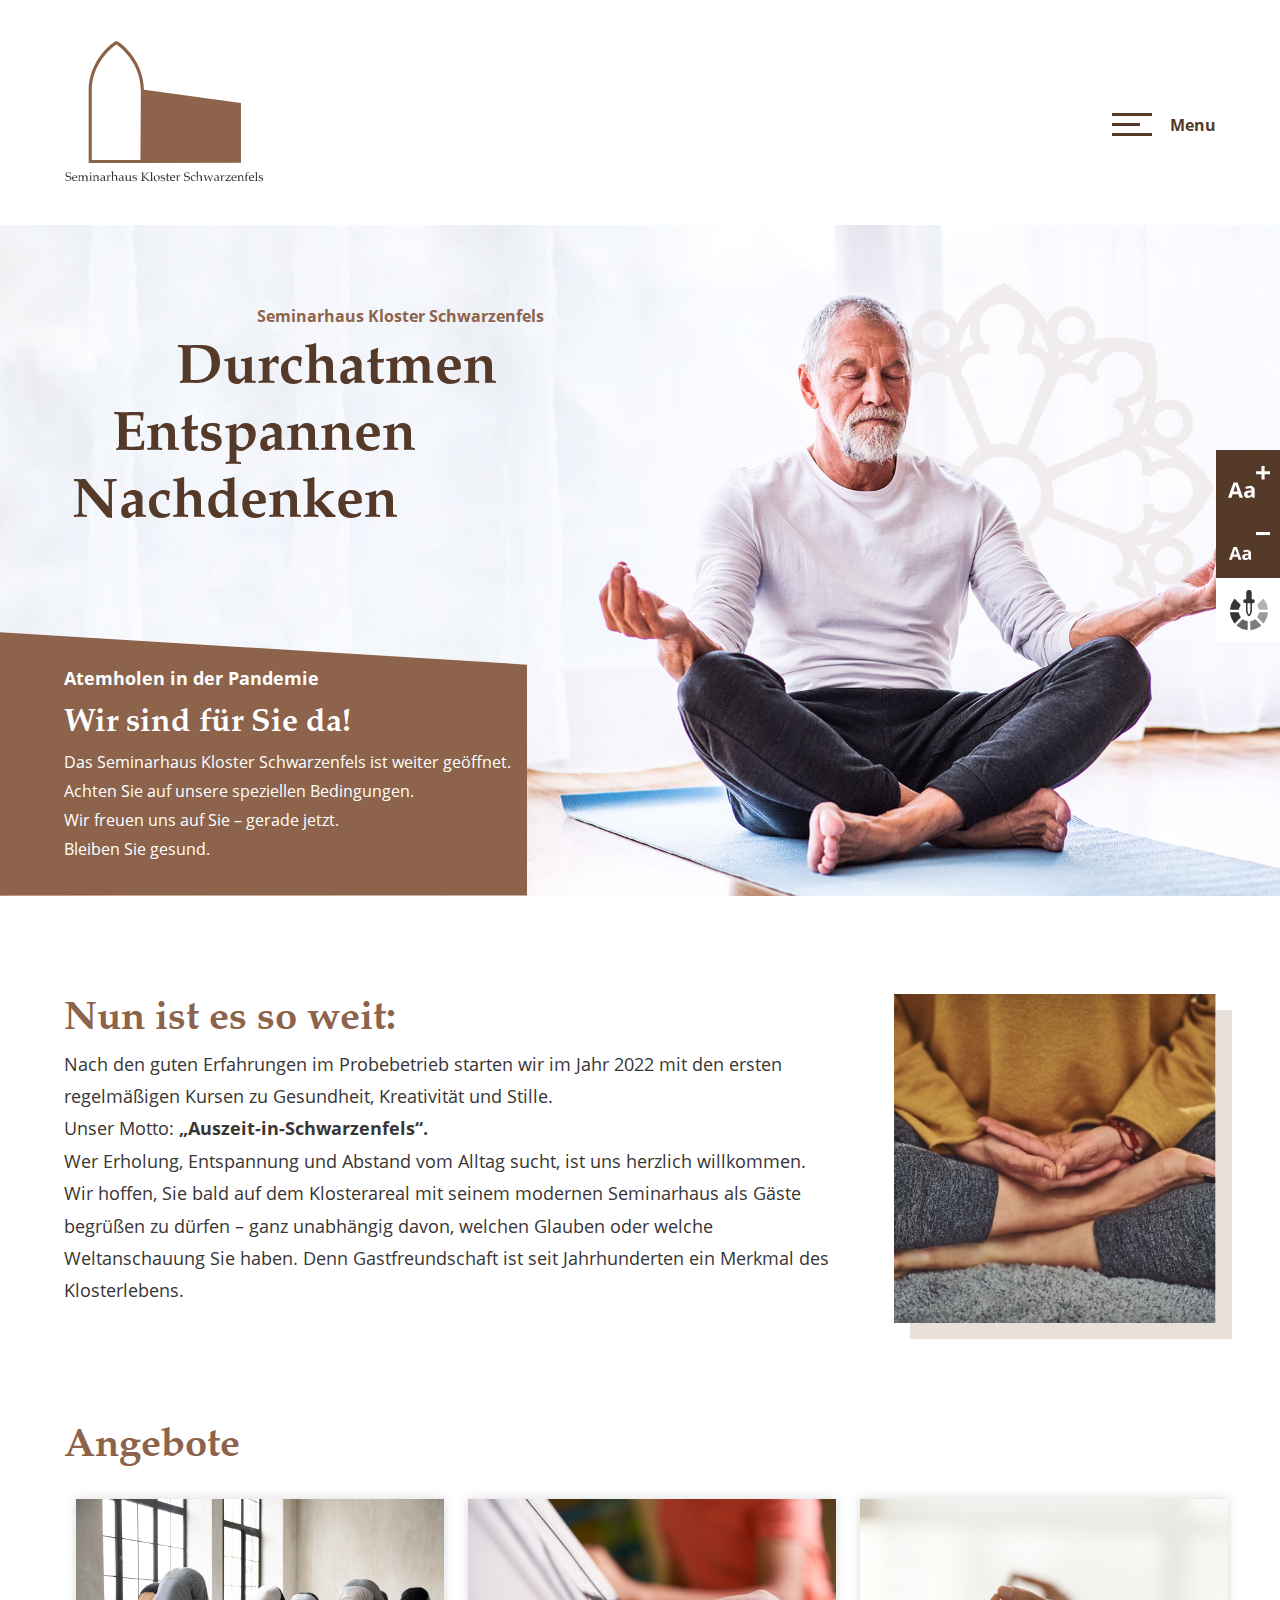
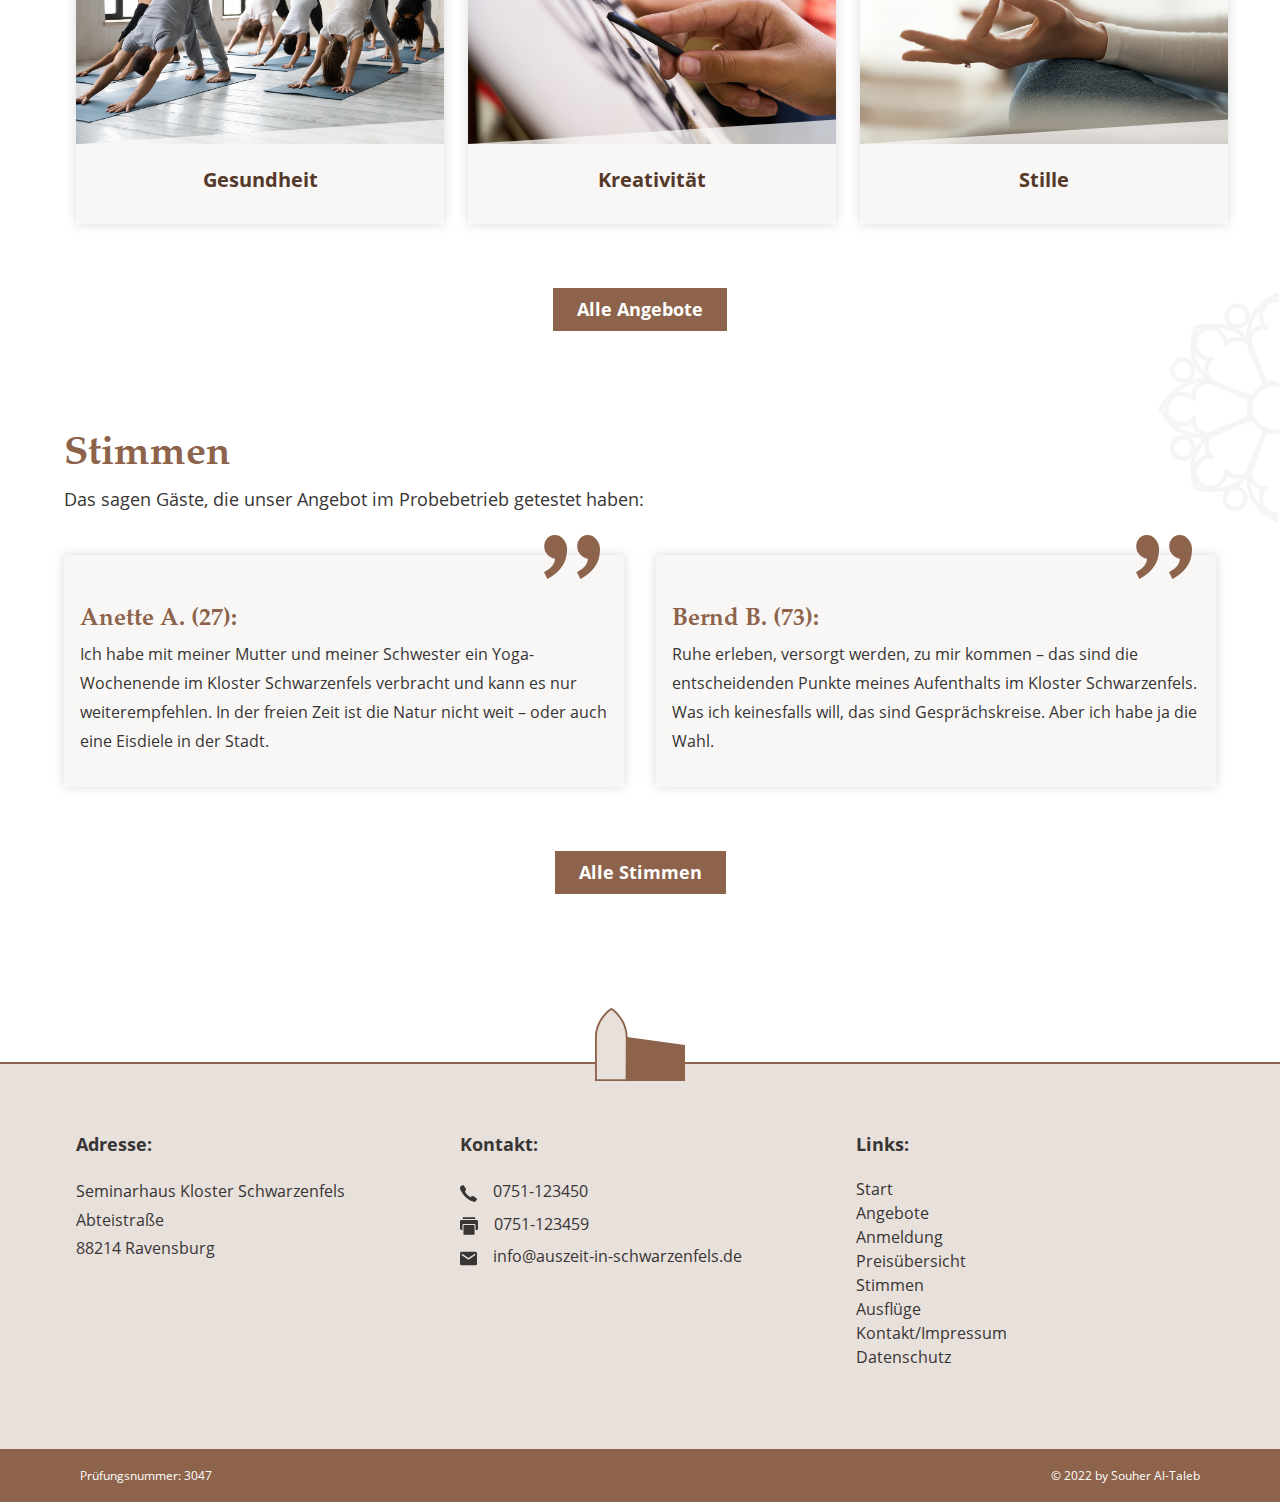
<file: index.html>
<!DOCTYPE html>
<html lang="de">

<head>
    <meta charset="utf-8">
    <meta http-equiv="content-type" content="text/html" charset=utf-8">

    <meta name="viewport" content="width=device-width, initial-scale=1.0">
    <meta name="description" content="#">
    <meta name="robots" content="index,follow">

<!------- Seitenidentität --------->
    <title>Seminarhaus Kloster Schwarzenfels</title>
    <link rel="icon" href="images/logo_fenster.svg" sizes="16x16">

<!------------ BOOTSTRAP CSS ------------>
    <link href="bootstrap/css/bootstrap.min.css" rel="stylesheet">

<!------------ MAIN CSS ------------>   
    <link rel="stylesheet" href="css/style.css">

<!------------ CUSTOM CSS ------------>   
    <link rel="stylesheet" href="css/header.css">
    <link rel="stylesheet" href="css/preistabelle.css">

<!------------ Fonts CSS ------------>
    <link rel="stylesheet" href="css/font.css">

<!------------ Colors CSS ------------>
<link rel="stylesheet" href="css/accessibility_color.css">

</head>

<body cz-shortcut-listen="true" >
<!------------------------------- HEADER ------------------------------->
<div class="header-holder fixed-top navbar">
    <header class="header"> <!--container-fluid-->
        <!--logo-->
        <a href="index.html" class="navbar-brand"> 
            <img src="images/Logo_Kloster.svg" class="navbar-brand-unscrolled" alt="Logo Seminarhaus Kloster Schwarzenfels" title="Logo Seminarhaus Kloster Schwarzenfels">
            <img src="images/logo_kloster_scroll.svg" class="navbar-brand-scrolled" title="Logo Seminarhaus Kloster Schwarzenfels"> 
        </a>

        <!--burger menu-->
        <div  class="device-menu position-absolute"> 
            <a href="#" class="device-menu__inner">
              <span></span>
              <span></span>
              <span></span>
            </a> 
        </div>  
      
       <!--navigations punkten-->
      <nav class="header-nav">
          
          <img class="bg_img_nav" src="images/nav_bg_left.svg" alt="Kirchenfenster" title="Kirchenfenster">
          <img class="bg_img_nav_right" src="images/nav_bg_right.svg" alt="Kirchenfenster" title="Kirchenfenster">
       
        <div class="header-nav__inner">
          <ul class="header-menu-list navbar navbar-nav">
            <li class="header-menu-item"> <a href="index.html">Start</a> </li>
            <li class="header-menu-item"> <a href="html/angebote.html">Angebote</a> </li>
            <li class="header-menu-item"> <a href="html/anmeldung.html">Anmeldung</a> </li>
            <li class="header-menu-item"> <a href="html/preisuebersicht.html">Preisübersicht</a> </li>
            <li class="header-menu-item"> <a href="html/stimmen.html">Stimmen</a> </li>
            <li class="header-menu-item"> <a href="html/ausfluege.html">Ausflüge</a> </li>
            <li class="header-menu-item"> <a href="html/impressum.html">Kontakt/Impressum</a> </li>
            <li class="header-menu-item"> <a href="/">Datenschutz</a> </li>
          </ul>
          </div>
      </nav>

    </header>
</div>

<!------------------------------- HEADER BILD ------------------------------->
<div class="page-header-content headerbild"> 
<img src="images/header_bild.jpg" class="img-fluid" alt="Meditiation" title="Meditiation">
<div class="col-sm-8 col-md-6 col-lg-6 " id="position_stoerer">
    <p  class="teaser-text">Seminarhaus Kloster Schwarzenfels</p>
    <h1 class="dark-brown d-md-block  m-0 " id="padding_stoerer">Durchatmen </h1>
    <h1 class="dark-brown d-md-block px-5 m-0 ">Entspannen</h1>
    <h1 class="dark-brown d-md-block m-0 ps-md-2 ">Nachdenken</h1>
</div>

<div class="background bg_color_brown">
<div class="stoerer pl-4">
    <p class="white mb-2"><strong>Atemholen in der Pandemie</strong></p>
    <h3 class="white">Wir sind für Sie da!</h3>
    <p class="small white">  Das Seminarhaus Kloster Schwarzenfels ist weiter geöffnet. <br>
        Achten Sie auf unsere speziellen Bedingungen. <br>
        Wir freuen uns auf Sie – gerade jetzt.<br>
        Bleiben Sie gesund.</p>
 </div>
</div>

</div>

<!------------------------------- Barrierfrei Buttons------------------------------->
<div class="barrierfrei_buttons ">
    <button class="btn plus"> <img src="images/plus.svg" alt="Schrift groeße" title="Schrift groeße"> </button>
    <button class="btn minus"> <img src="images/minus.svg" alt="Schrift kleine" title="Schrift kleine"> </button>
    <button class="color accessibility_link"> <img src="images/color.svg" alt="Schwarz/Weiß Modus" title="Schwarz/Weiß Modus" id="imgClickAndChange"  > </button>
</div>
<!------------------------------- START ------------------------------->
<div class="main-container d-flex align-items-end" > 
    <div class="col-sm-12 col-md-12 col-lg-8"> 
        <h2 class="headline">Nun ist es so weit: </h2>
        <p class="body">Nach den guten Erfahrungen im Probebetrieb starten wir im Jahr 2022 mit den ersten regelmäßigen Kursen zu Gesundheit, Kreativität und Stille. <br>
            Unser Motto:<strong> „Auszeit-in-Schwarzenfels“. </strong> <br>
            Wer Erholung, Entspannung und Abstand vom Alltag sucht, ist uns herzlich willkommen. Wir hoffen, Sie bald auf dem Klosterareal mit seinem modernen Seminarhaus als Gäste begrüßen zu dürfen – ganz unabhängig davon, welchen Glauben oder welche Weltanschauung Sie haben. Denn Gastfreundschaft ist seit Jahrhunderten ein Merkmal des Klosterlebens. </p>
    </div>
    <div class="col-sm-4 col-md-4 col-lg-4"> 
        <img class="float-end img-shadow d-none d-lg-block" src="images/start.jpg" alt="Yoga" title="Yoga">
    </div>

</div>
<!------------------------------- ANGEBOTE ------------------------------->
<div class="main-container" > 
    <h2 class="headline pb-4"> Angebote </h2>
    <div class="d-sm-block d-md-flex text-center "> 
    <!-- CARD 1-->
    <div class="col-sm-12 col-md-4 col-lg-4 mx-1 px-sm-0 px-md-2 mb-sm-5 mb-md-3"> 
    <div class="card">
   <img src="images/gesundheit_angebot.jpg" class="img-fluid img-card-opacity opacity-25">
   <img src="images/gesundheit_angebot.jpg" class="img-fluid img-card " alt="Sport" title="Sport">
    <div class="card-body">
        <h5 class="text-center">Gesundheit</h5>
      </div>
    </div>
    </div>
    <!-- CARD 2-->
    <div class="col-sm-12 col-md-4 col-lg-4 mx-1 px-sm-0 px-md-2 mb-sm-5 mb-md-3"> 
        <div class="card">
        <img src="images/kreativitaet.jpg" class="img-fluid img-card-opacity opacity-25">
        <img src="images/kreativitaet.jpg" class="img-fluid img-card " alt="Zeichnen" title="Zeichnen">
        <div class="card-body">
            <h5 class="text-center">Kreativität</h5>
          </div>
        </div>
    </div>
    <!-- CARD 3-->
    <div class="col-sm-12 col-md-4 col-lg-4 mx-1 px-sm-0 px-md-2 mb-sm-5 mb-md-3"> 
        <div class="card">
            <img src="images/stille_angebot.jpg" class="img-fluid img-card-opacity opacity-25">
            <img src="images/stille_angebot.jpg" class="img-fluid img-card " alt="Zeichnen" title="Zeichnen">
        <div class="card-body">
            <h5 class="text-center">Stille</h5>
          </div>
        </div>
    </div>

</div>

</div>
  <!-- Button -->
  <div class="container my-3"> 
      <div class="col-md-12 text-center"> 
        <button type="button" class="btn btn-primary"> <a href="html/angebote.html"> Alle Angebote</a></button> 
      </div>
  </div>

<img src="images/bg_grafik_kirchfenster.svg" class="bg_grafik" width="10%" alt="Kirchenfenster" title="Kirchenfenster">

<!------------------------------- STIMMEN ------------------------------->
<div class="main-container" > 
    <h2 class="headline ">Stimmen </h2>
    <p class="body">Das sagen G&auml;ste, die unser Angebot im Probebetrieb getestet haben:</p>
    <div class="d-sm-block d-md-flex"> 
    <!-- CARD 1-->
    <div class="col-sm-12 col-md-6 col-lg-6  pe-md-3 "> 
    <div class="card mt-4 mb-sm-5 mb-md-3">
        <div class="icon"> 
            <img src="images/quote_icon.svg" class="quote_icon" alt="quote icon" title="Quote Icon">
        </div>
        <div class="card-body mb-2">
        <h4 class="card-title">Anette A. (27):</h4>
        <p class="card-text small">Ich habe mit meiner Mutter und meiner Schwester ein 
            Yoga-Wochenende im Kloster Schwarzenfels verbracht 
            und kann es nur weiterempfehlen. In der freien Zeit ist die 
            Natur nicht weit – oder auch eine Eisdiele in der Stadt.</p>
      </div>
    </div>
    </div>

    <!-- CARD 2-->
    <div class="col-sm-12 col-md-6 col-lg-6  ps-md-3"> 
        <div class="card mt-4  mb-sm-5 mb-md-3">
            <div class="icon"> 
                <img src="images/quote_icon.svg" class="quote_icon" alt="quote icon" title="Quote Icon">
            </div>
            <div class="card-body mb-2">
            <h4 class="card-title">Bernd B. (73): </h4>
            <p class="card-text small">Ruhe erleben, versorgt werden, zu mir kommen – das sind die entscheidenden Punkte meines Aufenthalts im Kloster Schwarzenfels. Was ich keinesfalls will, das sind Gesprächskreise. Aber ich habe ja die Wahl.</p>
          </div>
        </div>
    </div>

    </div>

</div>
  <!-- Button -->
  <div class="container my-3"> 
      <div class="col-md-12 text-center"> 
        <button type="button" class="btn btn-primary"><a href="html/stimmen.html"> Alle Stimmen</a></button> 
      </div>
  </div>

<!------------------------------- FOOTER ------------------------------->
<!--LOGO-->
<div class=" text-center">
        <img src="images/logo_footer.svg"  class="logo_footer" alt="Logo" title="Logo"> 
</div>
<div class="container-fluid pb-0 mb-0 justify-content-center text-light ">


    <footer class="main-container">

        <div class="my-5  py-3">
                <div class="row flex-sm-wrap-reverse" >

                    <!-- ADRESSE -->
                    <div class="col-xl-4 col-md-4 col-sm-12 col-12 content-hidden pe-4" >
                        <p class="mb-sm-0 mb-lg-3 mt-sm-0 mt-5"><b>Adresse:</b></p>
                         <p class="mb-1 small-footer">Seminarhaus Kloster Schwarzenfels <br> Abteistraße <br>88214 Ravensburg</p> 
                    </div>

                    <!-- KONTAKT -->
                    <div class="col-xl-4 col-md-4 col-sm-8 col-12 content-hidden">
                        <p class="mb-sm-0 mb-lg-3 mt-sm-0 mt-5"><b>Kontakt:</b></p>
                        <div class="d-flex kontakt">
                            <img src="images/phone.svg" class="pe-3" alt="Phone Icon" title="Phone Icon" > 
                            <p class="mb-1 small-footer"> <a href="#" class="footer-links"> 0751-123450</a> <br> </p> 
                        </div>
                        <div class="d-flex kontakt">
                            <img src="images/fax.svg" class="pe-3" alt="Fax Icon" title="Fax Icon" > 
                            <p class="mb-1 small-footer"> <a href="#" class="footer-links"> 0751-123459</a> <br> </p> 
                        </div>
                        <div class="d-flex kontakt">
                            <img src="images/mail.svg" class="pe-3" alt="E-Mail Icon" title="E-Mail Icon" > 
                            <p class="mb-1 small-footer"> <a href="#" class="footer-links"> info&commat;auszeit-in-schwarzenfels.de </a> <br> </p> 
                        </div>
                        
                    </div>

                    <!-- NAV -->
                    <div class="col-xl-4 col-md-4 col-sm-3 col-12 content-hidden ps-4 ">
                        <p class="mb-sm-0 mb-lg-3 mt-sm-0 mt-5"><b>Links:</b></p>
                        <ul class="list-unstyled ">
                          <div> 
                            <li> <a href="index.html" class="footer-links  "> Start            </a> </li> 
                            <li> <a href="html/angebote.html" class="footer-links my-sm-3 my-md-0"> Angebote         </a> </li>
                            <li> <a href="html/anmeldung.html" class="footer-links"> Anmeldung        </a> </li>
                            <li> <a href="html/preisuebersicht.html" class="footer-links"> Preisübersicht   </a> </li>
                            <li> <a href="html/stimmen.html" class="footer-links"> Stimmen          </a> </li> 
                            <li> <a href="html/ausfluege.html" class="footer-links"> Ausflüge         </a> </li>
                            <li> <a href="html/impressum.html" class="footer-links"> Kontakt/Impressum</a> </li>
                            <li> <a href="#" class="footer-links"> Datenschutz      </a> </li>
                          </div>
                        </ul>
                    </div>



                 </div>
         </div>

    </footer>
</div>

<div class="footer-end">
        <div class="main-container d-flex f-end"> 
      <p class="p-footer float-start"> Prüfungsnummer: 3047 </p>
      <p class="p-footer float-end"> &copy; 2022 by Souher Al-Taleb</p>
    </div>
</div>

<!------------------------------- SCRIPT ------------------------------->
<script src="bootstrap/js/bootstrap.bundle.min.js"></script>
<script type="text/javascript" src="js/burgermenu.js"></script>
<script type="text/javascript" src="js/jquery_logo_scroll.js"></script>
<script type="text/javascript" src="js/menu_scroll.js"></script>
<script type="text/javascript" src="js/jquery_font.js"></script>
<script type="text/javascript" src="js/accessibility_font.js"></script>



</body>
</html>
</file>
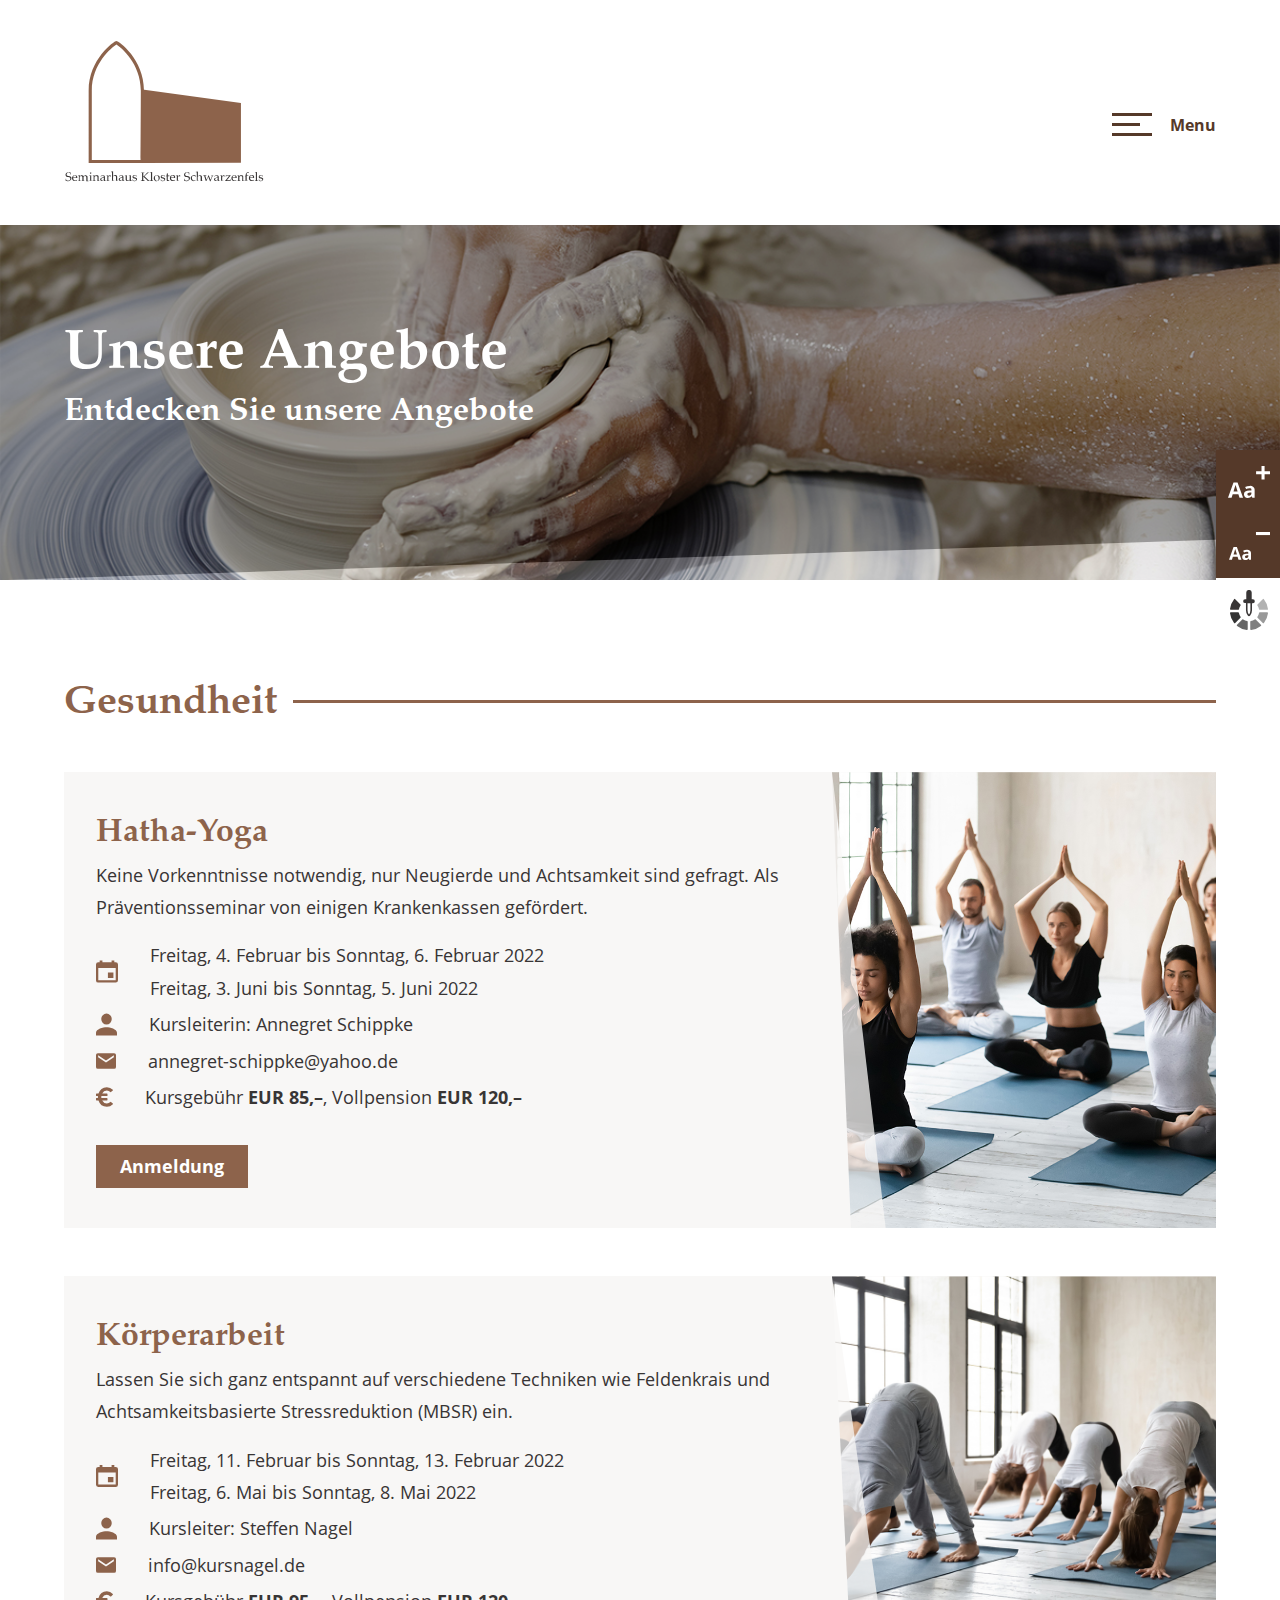
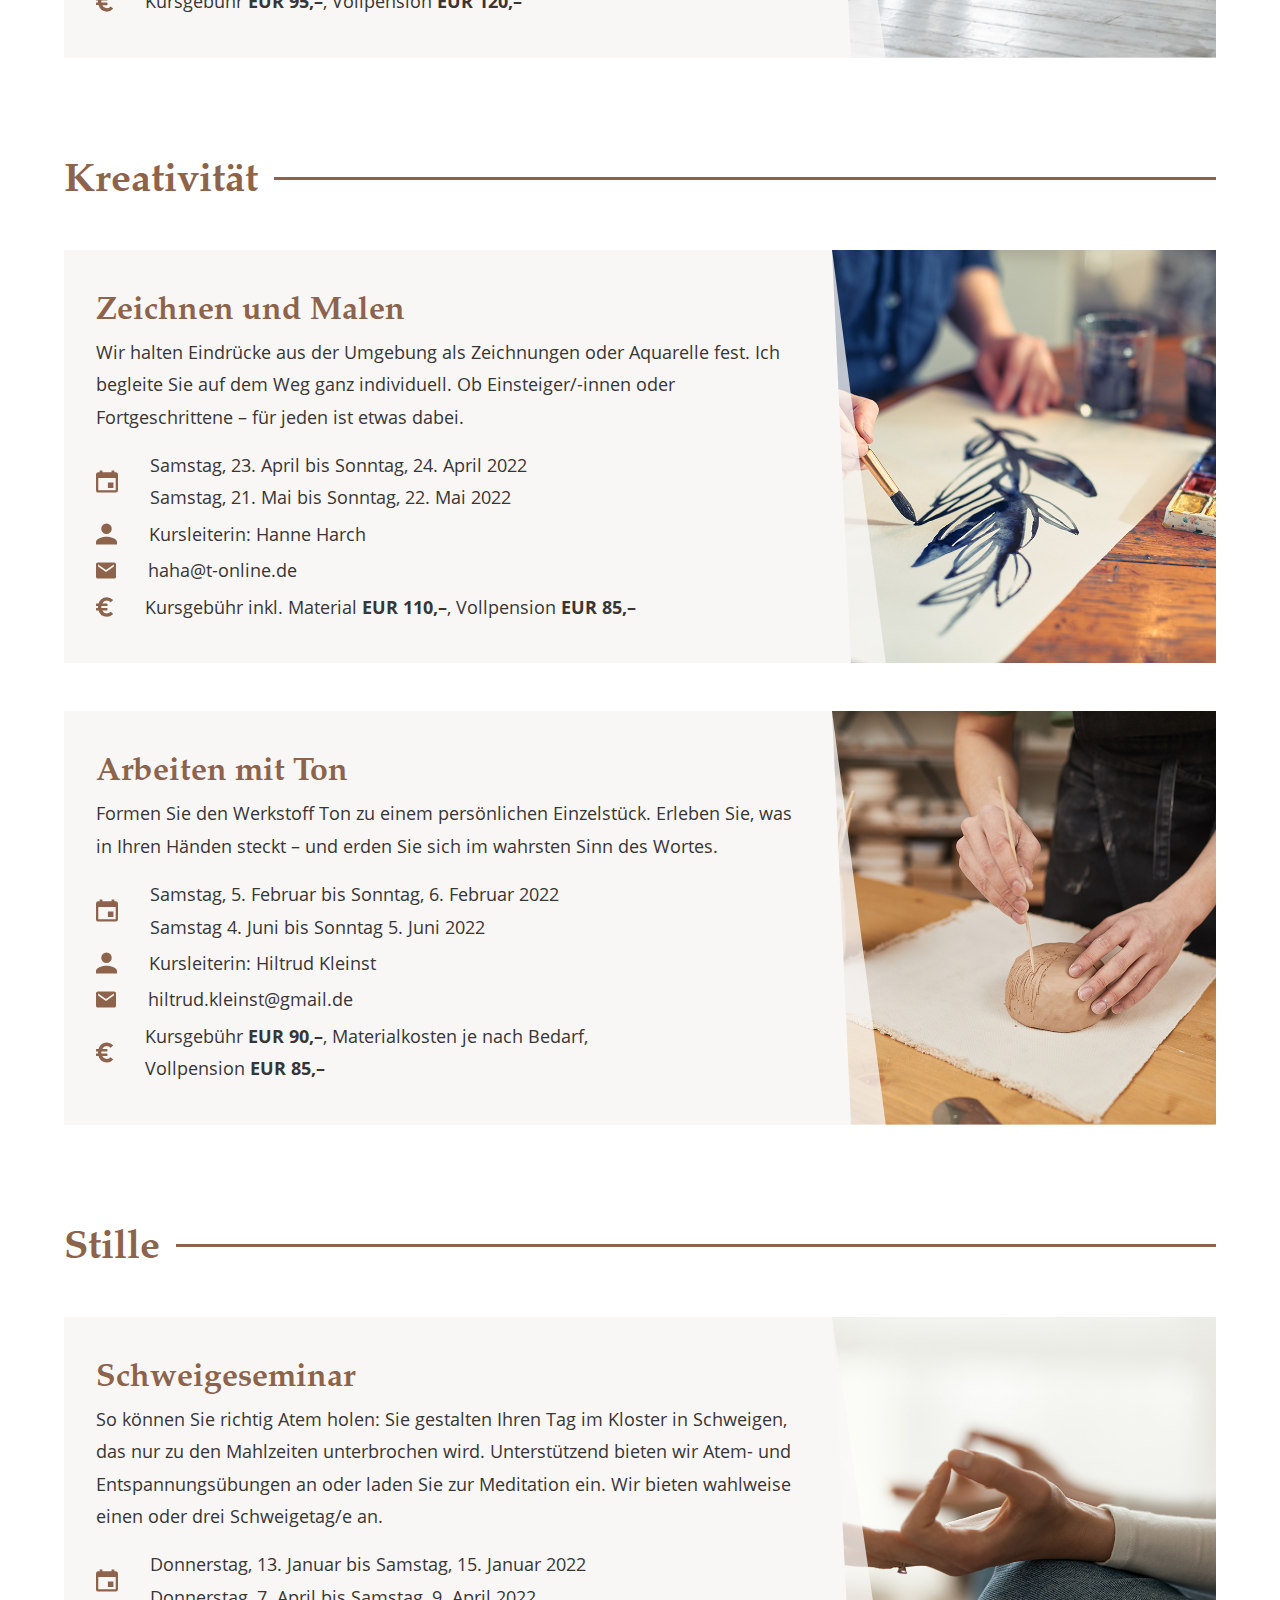
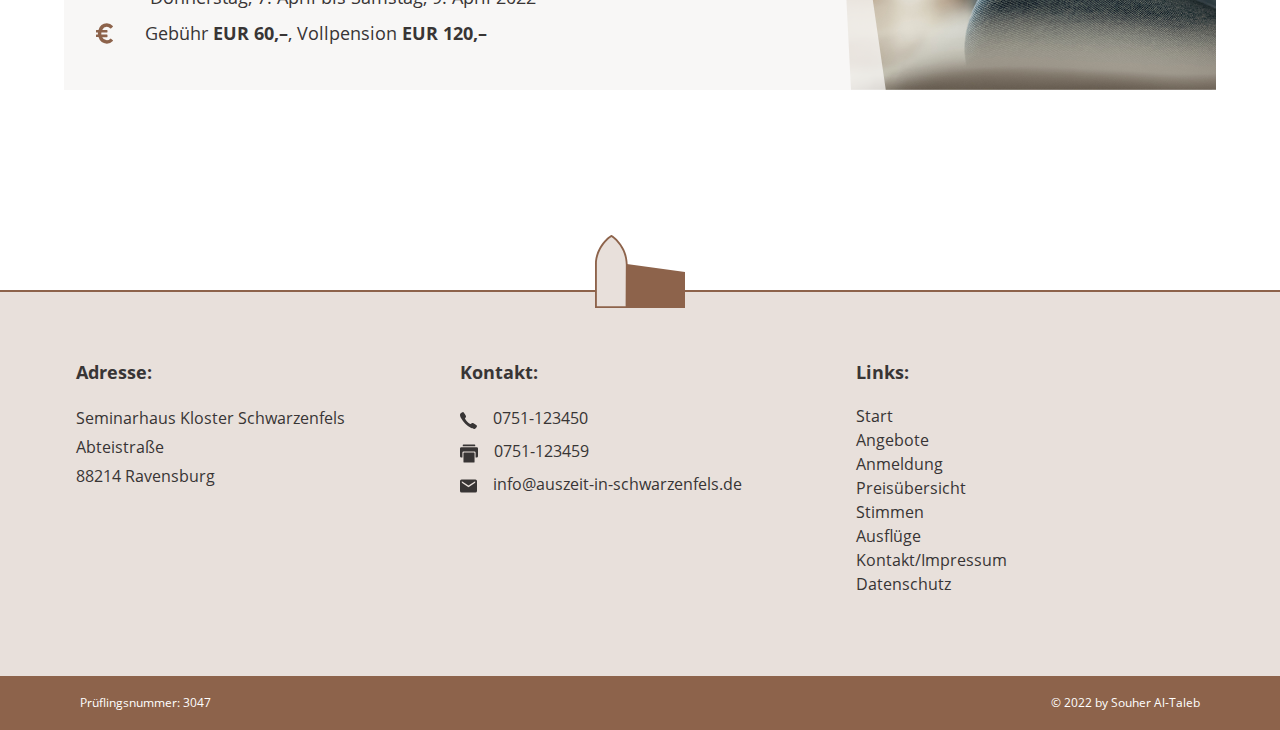
<file: html/angebote.html>
<!DOCTYPE html>
<html lang="de">

<head>
    <meta charset="utf-8">
    <meta http-equiv="content-type" content="text/html" charset=utf-8">

    <meta name="viewport" content="width=device-width, initial-scale=1.0">
    <meta name="description" content="#">
    <meta name="robots" content="index,follow">

<!------- Seitenidentität --------->
    <title>Angebote</title>
    <link rel="icon" href="../images/logo_fenster.svg" sizes="16x16">

<!------------ BOOTSTRAP Css ------------>
    <link href="../bootstrap/css/bootstrap.min.css" rel="stylesheet">

<!------------ MAIN Css ------------>   
<link rel="stylesheet" href="../css/style.css">

<!------------ CUSTOM Css ------------>   
    <link rel="stylesheet" href="../css/header.css">
    <link rel="stylesheet" href="../css/preistabelle.css">
    
<!------------ Fonts Css ------------>
    <link rel="stylesheet" href="../css/font.css">

<!------------ Colors Css ------------>
<link rel="stylesheet" href="../css/accessibility_color.css">

</head>

<body cz-shortcut-listen="true" >
<!------------------------------- HEADER ------------------------------->
<div class="header-holder fixed-top navbar">
  <header class="header"> <!--container-fluid-->
      <!--logo-->
      <a href="../index.html" class="navbar-brand"> 
          <img src="../images/Logo_Kloster.svg" class="navbar-brand-unscrolled" alt="Logo Seminarhaus Kloster Schwarzenfels" title="Logo Seminarhaus Kloster Schwarzenfels">
          <img src="../images/logo_kloster_scroll.svg" class="navbar-brand-scrolled" title="Logo Seminarhaus Kloster Schwarzenfels"> 
      </a>

      <!--burger menu-->
      <div  class="device-menu position-absolute"> 
          <a href="#" class="device-menu__inner">
            <span></span>
            <span></span>
            <span></span>
          </a> 
      </div>  
    
     <!--navigations punkten-->
    <nav class="header-nav">
        
        <img class="bg_img_nav" src="../images/nav_bg_left.svg" alt="Kirchenfenster" title="Kirchenfenster">
        <img class="bg_img_nav_right" src="../images/nav_bg_right.svg" alt="Kirchenfenster" title="Kirchenfenster">
     
      <div class="header-nav__inner">
        <ul class="header-menu-list navbar navbar-nav">
          <li class="header-menu-item"> <a href="../index.html">Start</a> </li>
          <li class="header-menu-item"> <a href="angebote.html">Angebote</a> </li>
          <li class="header-menu-item"> <a href="anmeldung.html">Anmeldung</a> </li>
          <li class="header-menu-item"> <a href="preisuebersicht.html">Preisübersicht</a> </li>
          <li class="header-menu-item"> <a href="stimmen.html">Stimmen</a> </li>
          <li class="header-menu-item"> <a href="ausfluege.html">Ausflüge</a> </li>
          <li class="header-menu-item"> <a href="impressum.html">Kontakt/Impressum</a> </li>
          <li class="header-menu-item"> <a href="#">Datenschutz</a> </li>
        </ul>
        </div>
    </nav>

  </header>
</div>

<!------------------------------- Barrierfrei Buttons------------------------------->
<div class="barrierfrei_buttons ">
  <button class="btn plus"> <img src="../images/plus.svg" alt="Schrift groeße" title="Schrift groeße"> </button>
  <button class="btn minus"> <img src="../images/minus.svg" alt="Schrift kleine" title="Schrift kleine"> </button>
  <button class="color accessibility_link"> <img src="../images/color.svg" alt="Schwarz/Weiß Modus" title="Schwarz/Weiß Modus" id="imgClickAndChange" onclick="changeImage()" > </button>
</div>
<!------------------------------- HEADER BILD ------------------------------->
<div class="page-header-content headerbild"> 
    <img src="../images/angebot_header_2.jpg" class="img-fluid img_header_opacity opacity-75">
    <img src="../images/angebot_header_2.jpg" class="img-fluid img_header filter" alt="Töpfern" title="Töpfern">
    <div class=" text_header" >
        <h1 class="white d-md-block mb-2" >Unsere Angebote </h1>
        <h3 class="white">Entdecken Sie unsere Angebote</h3>
    </div>
</div>

<!------------------------------- ANGEBOTE ------------------------------->
<div class="main-container" >
<!-- Gesundheit --> 
    <h2 class="headline pb-4 separator"> <span> Gesundheit </span> </h2>
<!------ card 1 yoga --------->
    <div class="card mb-5 mt-4 shadow-none" >
        <div class="row g-0 ">

          <div class="col-md-8 ">
            <div class="card-body mb-3">
              <h3 class="card-title p-3 pb-0">Hatha-Yoga</h3>
              <p class="card-text px-3">Keine Vorkenntnisse notwendig, nur Neugierde und Achtsamkeit sind 
                gefragt. Als Präventionsseminar von einigen Krankenkassen gef&ouml;rdert.</p>
                <!--Datum-->
                <div class="d-flex kurs_info">
                    <img src="../images/datum.svg"  class="px-3" alt="Datum Icon" title="Datum Icon"> 
                    <p class="card-text px-3"> Freitag, 4. Februar bis Sonntag, 6. Februar 2022 <br>
                        Freitag, 3. Juni bis Sonntag, 5. Juni 2022 </p> 
                </div>
                <!--Kursleiter-->
                <div class="d-flex kurs_info mt-1">
                    <img src="../images/person.svg"  class="px-3" alt="Person Icon" title="Kursleiterin Icon"> 
                    <p class="card-text px-3"> Kursleiterin: Annegret Schippke </p> 
                </div>
                <!--E-Mail-->
                <div class="d-flex kurs_info mt-1">
                    <img src="../images/mail_brown.svg"  class="px-3" alt="E-Mail Icon" title="E-Mail Icon"> 
                    <p class="card-text px-3"> annegret-schippke&commat;yahoo.de </p> 
                </div>
                <!--Kosten-->
                <div class="d-flex kurs_info mt-1">
                    <img src="../images/euro.svg"  class="px-3" alt="Euro Icon" title="Kosten Icon"> 
                    <p class="card-text px-3"> Kursgeb&uuml;hr <b>EUR 85,–</b>, Vollpension <b> EUR 120,– </b> </p> 
                </div>


                <!-- Button -->
                     <div class="col-md-12 align-items-start px-3"> 
                        <button type="button" class="btn btn-primary"> <a href="anmedlung_haltha_yoga.html">  Anmeldung </a> </button> 
                    </div>  

            </div> <!--card body end-->
          </div>

          <div class="col-md-4">
            <img src="../images/halthayoga_2.jpg" class="img-fluid image_opacity opacity-25">
            <img src="../images/halthayoga_2.jpg" class="img-fluid image " alt="Yoga" title="Yoga Kurs">
           
          </div>

        </div>
    </div>

<!------ card 2 koerperarbeit --------->
    <div class="card mb-5 shadow-none" >
    <div class="row g-0 ">

      <div class="col-md-8">
        <div class="card-body mb-3">
          <h3 class="card-title p-3 pb-0">K&ouml;rperarbeit</h3>
          <p class="card-text px-3">Lassen Sie sich ganz entspannt auf verschiedene Techniken wie Feldenkrais und Achtsamkeitsbasierte Stressreduktion (MBSR) ein.</p>
            <!--Datum-->
            <div class="d-flex kurs_info">
                <img src="../images/datum.svg"  class="px-3" alt="Datum Icon" title="Datum Icon"> 
                <p class="card-text px-3">Freitag, 11. Februar bis Sonntag, 13. Februar 2022 <br>
                    Freitag, 6. Mai bis Sonntag, 8. Mai 2022</p> 
            </div>
            <!--Kursleiter-->
            <div class="d-flex kurs_info mt-1">
                <img src="../images/person.svg"  class="px-3" alt="Person Icon" title="Kursleiterin Icon"> 
                <p class="card-text px-3"> Kursleiter: Steffen Nagel</p> 
            </div>
            <!--E-Mail-->
            <div class="d-flex kurs_info mt-1">
                <img src="../images/mail_brown.svg"  class="px-3" alt="E-Mail Icon" title="E-Mail Icon"> 
                <p class="card-text px-3">  info&commat;kursnagel.de</p> 
            </div>
            <!--Kosten-->
            <div class="d-flex kurs_info mt-1">
                <img src="../images/euro.svg"  class="px-3" alt="Euro Icon" title="Kosten Icon"> 
                <p class="card-text px-3"> Kursgeb&uuml;hr <b>EUR 95,–</b>, Vollpension <b> EUR 120,– </b> </p> 
            </div>

        </div> <!--card body end-->
      </div>

      <div class="col-md-4">
        <img src="../images/koerperarbeit.jpg" class="img-fluid image_opacity opacity-25">
        <img src="../images/koerperarbeit.jpg" class="img-fluid image " alt="Koerperarbeit" title="Koerperarbeit Kurs">
      </div>

    </div>
    </div>

<!-- Kreativitaet--> 
    <h2 class="headline pb-4 separator"> <span> Kreativität </span> </h2> 
<!------ card 1 malen --------->
    <div class="card mb-5 mt-4 shadow-none" >
        <div class="row g-0 ">

          <div class="col-md-8">
            <div class="card-body mb-3">
              <h3 class="card-title p-3 pb-0">Zeichnen und Malen</h3>
              <p class="card-text px-3">Wir halten Eindrücke aus der Umgebung als Zeichnungen oder Aquarelle fest. Ich begleite Sie auf dem Weg ganz individuell. Ob Einsteiger/-innen oder Fortgeschrittene – für jeden ist etwas dabei.</p>
                <!--Datum-->
                <div class="d-flex kurs_info">
                    <img src="../images/datum.svg"  class="px-3" alt="Datum Icon" title="Datum Icon"> 
                    <p class="card-text px-3"> Samstag, 23. April bis Sonntag, 24. April 2022 <br>
                        Samstag, 21. Mai bis Sonntag, 22. Mai 2022 </p> 
                </div>
                <!--Kursleiter-->
                <div class="d-flex kurs_info mt-1">
                    <img src="../images/person.svg"  class="px-3" alt="Person Icon" title="Kursleiterin Icon"> 
                    <p class="card-text px-3"> Kursleiterin: Hanne Harch</p> 
                </div>
                <!--E-Mail-->
                <div class="d-flex kurs_info mt-1">
                    <img src="../images/mail_brown.svg"  class="px-3" alt="E-Mail Icon" title="E-Mail Icon"> 
                    <p class="card-text px-3">  haha&commat;t-online.de</p> 
                </div>
                <!--Kosten-->
                <div class="d-flex kurs_info mt-1">
                    <img src="../images/euro.svg"  class="px-3" alt="Euro Icon" title="Kosten Icon"> 
                    <p class="card-text px-3"> Kursgeb&uuml;hr inkl. Material <b>EUR 110,–</b>, Vollpension <b> EUR 85,– </b> </p> 
                </div>

            </div> <!--card body end-->
          </div>

          <div class="col-md-4">
            <img src="../images/malen.jpg" class="img-fluid image_opacity opacity-25">
            <img src="../images/malen.jpg" class="img-fluid image " alt="Zeichnen" title="Zeichnen Kurs">
            
          </div>

        </div>
    </div>

<!------ card 2 ton --------->
    <div class="card mb-5 shadow-none" >
    <div class="row g-0 ">

      <div class="col-md-8">
        <div class="card-body mb-3">
          <h3 class="card-title p-3 pb-0">Arbeiten mit Ton</h3>
          <p class="card-text px-3">Formen Sie den Werkstoff Ton zu einem pers&ouml;nlichen Einzelstück. 
            Erleben Sie, was in Ihren H&auml;nden steckt – und erden Sie sich im 
            wahrsten Sinn des Wortes.</p>
            <!--Datum-->
            <div class="d-flex kurs_info">
                <img src="../images/datum.svg"  class="px-3" alt="Datum Icon" title="Datum Icon"> 
                <p class="card-text px-3">Samstag, 5. Februar bis Sonntag, 6. Februar 2022 <br>
                    Samstag 4. Juni bis Sonntag 5. Juni 2022</p> 
            </div>
            <!--Kursleiter-->
            <div class="d-flex kurs_info mt-1">
                <img src="../images/person.svg"  class="px-3" alt="Person Icon" title="Kursleiterin Icon"> 
                <p class="card-text px-3"> Kursleiterin: Hiltrud Kleinst </p> 
            </div>
            <!--E-Mail-->
            <div class="d-flex kurs_info mt-1">
                <img src="../images/mail_brown.svg"  class="px-3" alt="E-Mail Icon" title="E-Mail Icon"> 
                <p class="card-text px-3">  hiltrud.kleinst&commat;gmail.de</p> 
            </div>
            <!--Kosten-->
            <div class="d-flex kurs_info mt-1">
                <img src="../images/euro.svg"  class="px-3" alt="Euro Icon" title="Kosten Icon"> 
                <p class="card-text px-3"> Kursgeb&uuml;hr <b>EUR 90,–</b>, Materialkosten je nach Bedarf,<br> Vollpension<b> EUR 85,– </b> </p> 
            </div>

        </div> <!--card body end-->
      </div>

      <div class="col-md-4">
        <img src="../images/ton.jpg" class="img-fluid image_opacity opacity-25">
        <img src="../images/ton.jpg" class="img-fluid image " alt="Töpfern" title="Töpfern Kurs">
      </div>

    </div>
    </div>


<!-- Stille--> 
    <h2 class="headline pb-4 separator"> <span> Stille </span> </h2> 
<!------ card 1 Schweigeseminar --------->
    <div class="card mb-5 mt-4 shadow-none" >
        <div class="row g-0 ">

          <div class="col-md-8">
            <div class="card-body mb-3">
              <h3 class="card-title p-3 pb-0">Schweigeseminar</h3>
              <p class="card-text px-3">So k&ouml;nnen Sie richtig Atem holen: Sie gestalten Ihren Tag im Kloster in Schweigen, das nur zu den Mahlzeiten unterbrochen wird. Unterst&uuml;tzend bieten wir Atem- und Entspannungs&uuml;bungen an oder laden Sie zur Meditation ein. Wir bieten wahlweise einen oder drei Schweigetag/e an.</p>
                <!--Datum-->
                <div class="d-flex kurs_info">
                    <img src="../images/datum.svg"  class="px-3" alt="Datum Icon" title="Datum Icon"> 
                    <p class="card-text px-3"> Donnerstag, 13. Januar bis Samstag, 15. Januar 2022 <br>
                        Donnerstag, 7. April bis Samstag, 9. April 2022</p> 
                </div>
                <!--Kosten-->
                <div class="d-flex kurs_info mt-1">
                    <img src="../images/euro.svg"  class="px-3" alt="Euro Icon" title="Kosten Icon"> 
                    <p class="card-text px-3"> Geb&uuml;hr  <b>EUR 60,–</b>, Vollpension <b> EUR 120,– </b> </p> 
                </div>

            </div> <!--card body end-->
          </div>

          <div class="col-md-4">
            <img src="../images/stille_kurs.jpg" class="img-fluid image_opacity opacity-25">
            <img src="../images/stille_kurs.jpg" class="img-fluid image " alt="schweigeseminar" title="schweigeseminar Kurs">
          </div>

        </div>
    </div>

</div>

<!------------------------------- FOOTER ------------------------------->
<!--LOGO-->
<div class=" text-center">
  <img src="../images/logo_footer.svg"  class="logo_footer" alt="Logo" title="Logo"> 
</div>
<div class="container-fluid pb-0 mb-0 justify-content-center text-light ">


<footer class="main-container">

  <div class="my-5  py-3">
          <div class="row flex-sm-wrap-reverse" >

              <!-- ADRESSE -->
              <div class="col-xl-4 col-md-4 col-sm-12 col-12 content-hidden pe-4" >
                  <p class="mb-sm-0 mb-lg-3 mt-sm-0 mt-5"><b>Adresse:</b></p>
                   <p class="mb-1 small-footer">Seminarhaus Kloster Schwarzenfels <br> Abteistraße <br>88214 Ravensburg</p> 
              </div>

              <!-- KONTAKT -->
              <div class="col-xl-4 col-md-4 col-sm-8 col-12 content-hidden">
                      <p class="mb-sm-0 mb-lg-3 mt-sm-0 mt-5"><b>Kontakt:</b></p>
                      <div class="d-flex kontakt">
                          <img src="../images/phone.svg" class="pe-3" alt="Phone Icon" title="Phone Icon" > 
                          <p class="mb-1 small-footer"> <a href="#" class="footer-links"> 0751-123450</a> <br> </p> 
                      </div>
                      <div class="d-flex kontakt">
                          <img src="../images/fax.svg" class="pe-3" alt="Fax Icon" title="Fax Icon" > 
                          <p class="mb-1 small-footer"> <a href="#" class="footer-links"> 0751-123459</a> <br> </p> 
                      </div>
                      <div class="d-flex kontakt">
                          <img src="../images/mail.svg" class="pe-3" alt="E-Mail Icon" title="E-Mail Icon" > 
                          <p class="mb-1 small-footer"> <a href="#" class="footer-links"> info&commat;auszeit-in-schwarzenfels.de </a> <br> </p> 
                      </div>
                      
              </div>

              <!-- NAV -->
              <div class="col-xl-4 col-md-4 col-sm-3 col-12 content-hidden ps-4 ">
                  <p class="mb-sm-0 mb-lg-3 mt-sm-0 mt-5"><b>Links:</b></p>
                  <ul class="list-unstyled ">
                    <div> 
                      <li> <a href="../index.html" class="footer-links  "> Start            </a> </li> 
                      <li> <a href="angebote.html" class="footer-links my-sm-3 my-md-0"> Angebote         </a> </li>
                      <li> <a href="anmeldung.html" class="footer-links"> Anmeldung        </a> </li>
                      <li> <a href="preisuebersicht.html" class="footer-links"> Preisübersicht   </a> </li>
                      <li> <a href="stimmen.html" class="footer-links"> Stimmen          </a> </li> 
                      <li> <a href="ausfluege.html" class="footer-links"> Ausflüge         </a> </li>
                      <li> <a href="impressum.html" class="footer-links"> Kontakt/Impressum</a> </li>
                      <li> <a href="#" class="footer-links"> Datenschutz      </a> </li>
                    </div>
                  </ul>
              </div>



           </div>
   </div>

</footer>
</div>

<div class="footer-end">
  <div class="main-container d-flex f-end"> 
<p class="p-footer float-start"> Prüflingsnummer: 3047 </p>
<p class="p-footer float-end"> &copy; 2022 by Souher Al-Taleb</p>
</div>
</div>

<!------------------------------- SCRIPT ------------------------------->
<script src="../bootstrap/js/bootstrap.bundle.min.js"></script>
<script type="text/javascript" src="../js/burgermenu.js"></script>
<script type="text/javascript" src="../js/jquery_logo_scroll.js"></script>
<script type="text/javascript" src="../js/menu_scroll.js"></script>
<script type="text/javascript" src="../js/jquery_font.js"></script>
<script type="text/javascript" src="../js/accessibility_font.js"></script>

</body>
</html>
</file>
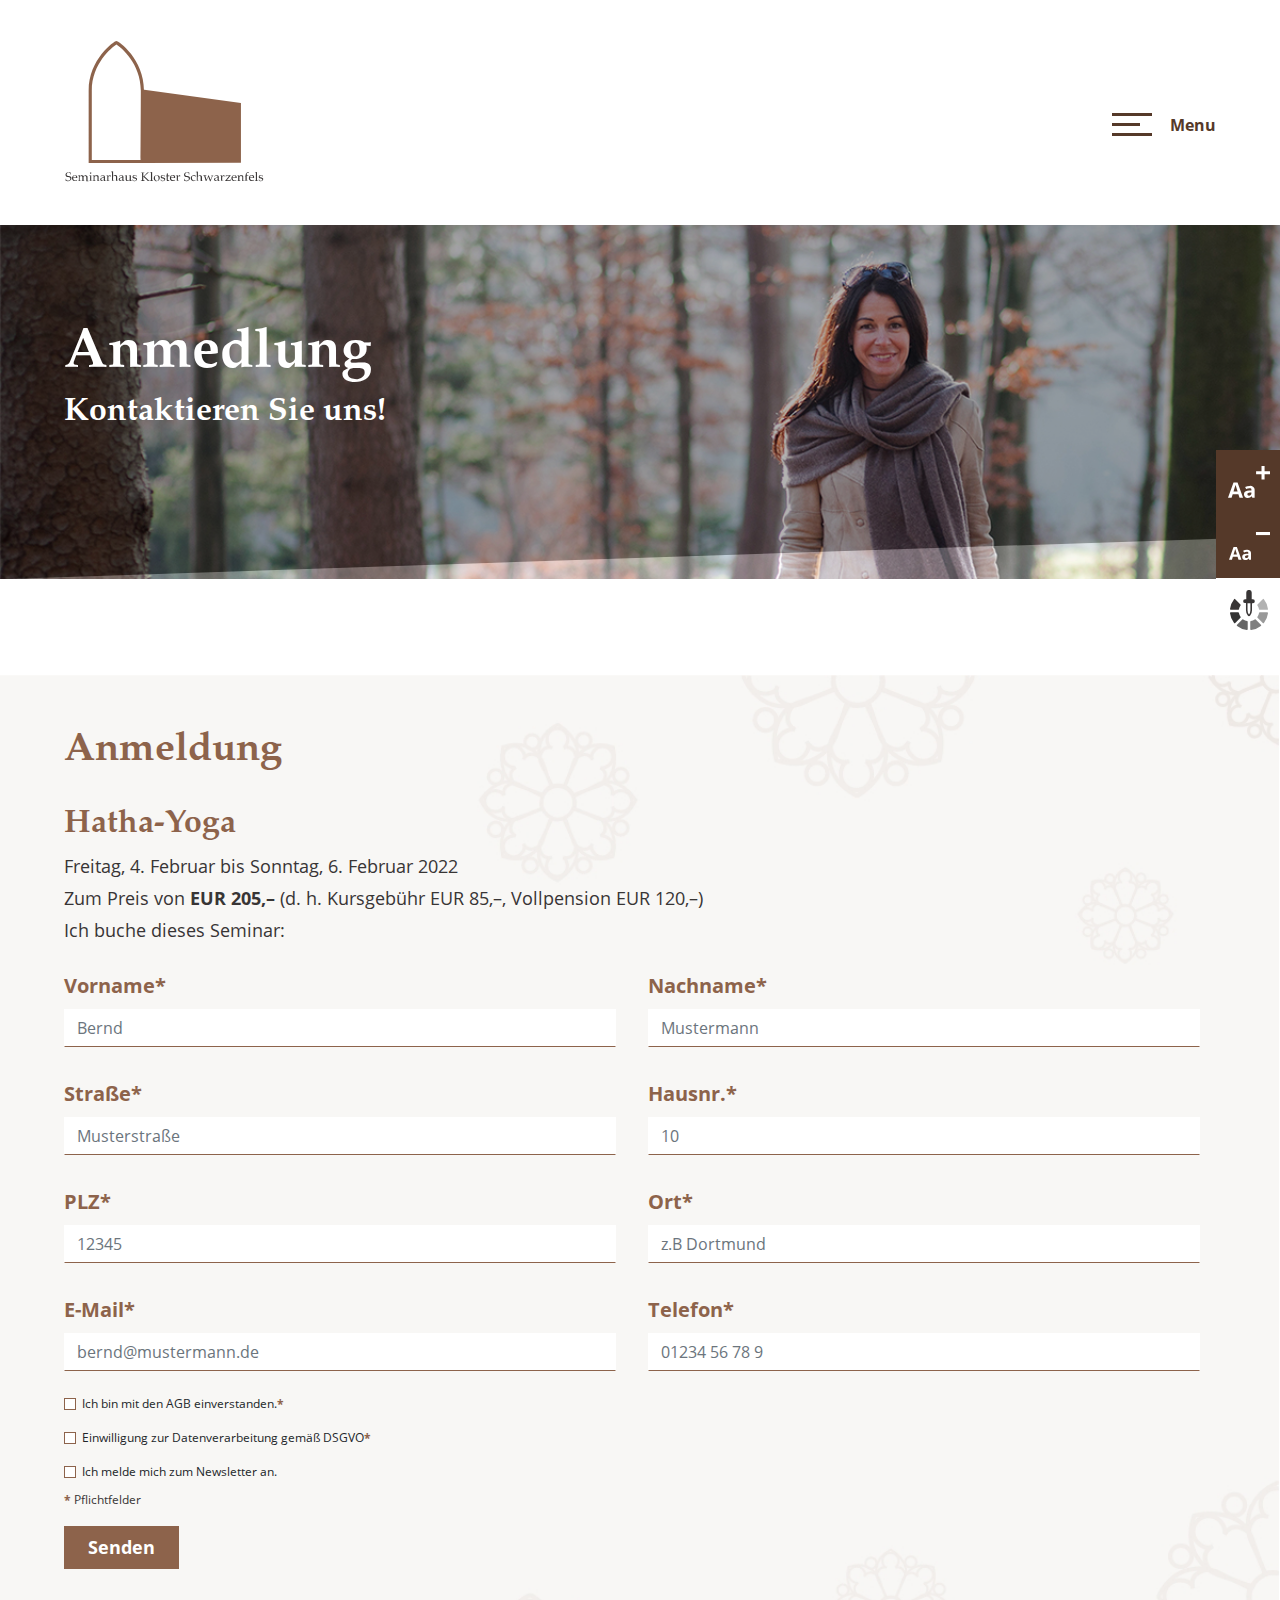
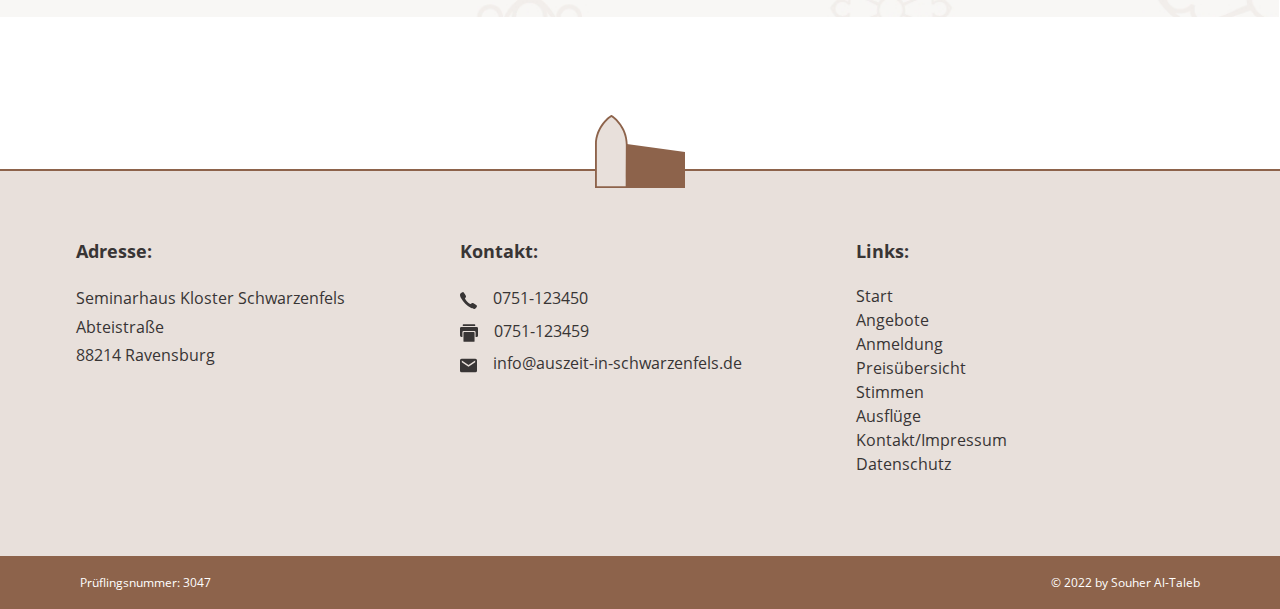
<file: html/anmedlung_haltha_yoga.html>
<!DOCTYPE html>
<html lang="de">

<head>
    <meta charset="utf-8">
    <meta http-equiv="content-type" content="text/html" charset=utf-8">

    <meta name="viewport" content="width=device-width, initial-scale=1.0">
    <meta name="description" content="#">
    <meta name="robots" content="index,follow">

<!------- Seitenidentität --------->
    <title>Anmeldung</title>
    <link rel="icon" href="../images/logo_fenster.svg" sizes="16x16">

<!------------ BOOTSTRAP Css ------------>
    <link href="../bootstrap/css/bootstrap.min.css" rel="stylesheet">

<!------------ MAIN Css ------------>   
<link rel="stylesheet" href="../css/style.css">

<!------------ CUSTOM Css ------------>   
    <link rel="stylesheet" href="../css/header.css">
    <link rel="stylesheet" href="../css/preistabelle.css">
    
<!------------ Fonts Css ------------>
    <link rel="stylesheet" href="../css/font.css">

<!------------ Colors Css ------------>
<link rel="stylesheet" href="../css/accessibility_color.css">

</head>

<body cz-shortcut-listen="true" >
<!------------------------------- HEADER ------------------------------->
<div class="header-holder fixed-top navbar">
  <header class="header"> <!--container-fluid-->
      <!--logo-->
      <a href="../index.html" class="navbar-brand"> 
          <img src="../images/Logo_Kloster.svg" class="navbar-brand-unscrolled" alt="Logo Seminarhaus Kloster Schwarzenfels" title="Logo Seminarhaus Kloster Schwarzenfels">
          <img src="../images/logo_kloster_scroll.svg" class="navbar-brand-scrolled" title="Logo Seminarhaus Kloster Schwarzenfels"> 
      </a>

      <!--burger menu-->
      <div  class="device-menu position-absolute"> 
          <a href="#" class="device-menu__inner">
            <span></span>
            <span></span>
            <span></span>
          </a> 
      </div>  
    
     <!--navigations punkten-->
    <nav class="header-nav">
        
        <img class="bg_img_nav" src="../images/nav_bg_left.svg" alt="Kirchenfenster" title="Kirchenfenster">
        <img class="bg_img_nav_right" src="../images/nav_bg_right.svg" alt="Kirchenfenster" title="Kirchenfenster">
     
      <div class="header-nav__inner">
        <ul class="header-menu-list navbar navbar-nav">
          <li class="header-menu-item"> <a href="../index.html">Start</a> </li>
          <li class="header-menu-item"> <a href="angebote.html">Angebote</a> </li>
          <li class="header-menu-item"> <a href="anmeldung.html">Anmeldung</a> </li>
          <li class="header-menu-item"> <a href="preisuebersicht.html">Preisübersicht</a> </li>
          <li class="header-menu-item"> <a href="stimmen.html">Stimmen</a> </li>
          <li class="header-menu-item"> <a href="ausfluege.html">Ausflüge</a> </li>
          <li class="header-menu-item"> <a href="impressum.html">Kontakt/Impressum</a> </li>
          <li class="header-menu-item"> <a href="#">Datenschutz</a> </li>
        </ul>
        </div>
    </nav>

  </header>
</div>
<!------------------------------- Barrierfrei Buttons------------------------------->
<div class="barrierfrei_buttons">
  <button class="btn plus"> <img src="../images/plus.svg" alt="Schrift groeße" title="Schrift groeße"> </button>
  <button class="btn minus"> <img src="../images/minus.svg" alt="Schrift kleine" title="Schrift kleine"> </button>
  <button class="color accessibility_link"> <img src="../images/color.svg" alt="Schwarz/Weiß Modus" title="Schwarz/Weiß Modus" id="imgClickAndChange" onclick="changeImage()" > </button>
</div>

<!------------------------------- HEADER BILD ------------------------------->
<div class="page-header-content headerbild"> 
    <img src="../images/anmeldung_header.jpg" class="img-fluid img_header_opacity opacity-75">
    <img src="../images/anmeldung_header.jpg" class="img-fluid img_header filter" alt="Freundliche Frau" title="Freundliche Frau">
    <div class=" text_header" >
        <h1 class="white d-md-block mb-2" > Anmedlung </h1>
        <h3 class="white">Kontaktieren Sie uns!</h3>
    </div>
</div>

<!------------------------------- ANMELDUNG ------------------------------->   
<div class="bg_image"> 
    <div class="main-container " >
        <h2 class="headline pb-4 pt-5"> Anmeldung </h2>
        <h3 class="position-relative"> Hatha-Yoga </h3>
        <p class="body position-relative mb-4">Freitag, 4. Februar bis Sonntag, 6. Februar 2022 <br>
            Zum Preis von<b> EUR 205,– </b> (d. h. Kursgebühr EUR 85,–, Vollpension EUR 120,–) <br>
            Ich buche dieses Seminar:</p>
          
    <form class="row g-3 ">
        <!-- Vorname -->
        <div class="col-12 col-md-6 pe-md-3">  
          <label for="firstname" class="form-label">Vorname*</label>
          <input type="text" class="form-control form_design" placeholder="Bernd" required>
        </div>
        <!-- Nachname -->       
        <div class="col-12 col-md-6 ps-md-3 ">  
            <label for="lastname" class="form-label">Nachname*</label>
            <input type="text" class="form-control form_design" placeholder="Mustermann" required>
          </div>
        <!-- Straße -->
          <div class="col-12 col-md-6 pe-md-3">  
            <label for="vorname" class="form-label">Straße*</label>
            <input type="text" class="form-control form_design" placeholder="Musterstraße" required>
          </div>
        <!-- Hausnummer -->
          <div class="col-12 col-md-6 ps-md-3">  
              <label for="vorname" class="form-label">Hausnr.*</label>
              <input type="text" class="form-control form_design" placeholder="10" required>
          </div>
        <!-- PLZ -->
          <div class="col-12 col-md-6 pe-md-3">  
                <label for="vorname" class="form-label">PLZ*</label>
                <input type="text" class="form-control form_design" placeholder="12345" required>
          </div>
        <!-- Ort -->
          <div class="col-12 col-md-6 ps-md-3">  
                  <label for="vorname" class="form-label">Ort*</label>
                  <input type="text" class="form-control form_design" placeholder="z.B Dortmund" required>
          </div>
        <!-- Mail -->
          <div class="col-12 col-md-6 pe-md-3">  
                    <label for="vorname" class="form-label">E-Mail*</label>
                    <input type="text" class="form-control form_design" placeholder="bernd@mustermann.de" required>
          </div>
        <!-- Telefon -->
          <div class="col-12 col-md-6 ps-md-3">  
                      <label for="vorname" class="form-label">Telefon*</label>
                      <input type="text" class="form-control form_design" placeholder="01234 56 78 9" required>
          </div>
        <!-- AGB Check -->
          <div class="col-12 mt-2">
          <div class="form-check small_text">
            <input class="form-check-input" type="checkbox" id="gridCheck" required>
            <label class="form-check-label" for="gridCheck">
                Ich bin mit den AGB einverstanden.<b style="color: #8d634b;">*</b>
            </label>
          </div>
          </div>
        <!-- DSGVO Check -->
          <div class="col-12 mt-2">
            <div class="form-check small_text">
              <input class="form-check-input" type="checkbox" id="gridCheck" required>
              <label class="form-check-label" for="gridCheck">
                 Einwilligung zur Datenverarbeitung gemäß DSGVO<b style="color: #8d634b;">*</b>
              </label>
            </div>
          </div>
        <!-- Newsletter Check -->
          <div class="col-12 mt-2">
            <div class="form-check small_text">
              <input class="form-check-input" type="checkbox" id="gridCheck" >
              <label class="form-check-label" for="gridCheck">
                Ich melde mich zum Newsletter an.
              </label>
            </div>
          </div>

          <p class="small_text m-0">  <b style="color: #8d634b;"> *</b> Pflichtfelder </p>
        <!-- Button -->
        <div class="col-12 mb-5">
          <button type="submit" class="btn btn-primary mt-0">Senden</button>
        </div>
    </form>

    </div>

</div>

<!------------------------------- FOOTER ------------------------------->
<!--LOGO-->
<div class=" text-center">
  <img src="../images/logo_footer.svg"  class="logo_footer" alt="Logo" title="Logo"> 
</div>
<div class="container-fluid pb-0 mb-0 justify-content-center text-light ">


<footer class="main-container">

  <div class="my-5  py-3">
          <div class="row flex-sm-wrap-reverse" >

              <!-- ADRESSE -->
              <div class="col-xl-4 col-md-4 col-sm-12 col-12 content-hidden pe-4" >
                  <p class="mb-sm-0 mb-lg-3 mt-sm-0 mt-5"><b>Adresse:</b></p>
                   <p class="mb-1 small-footer">Seminarhaus Kloster Schwarzenfels <br> Abteistraße <br>88214 Ravensburg</p> 
              </div>

              <!-- KONTAKT -->
              <div class="col-xl-4 col-md-4 col-sm-8 col-12 content-hidden">
                      <p class="mb-sm-0 mb-lg-3 mt-sm-0 mt-5"><b>Kontakt:</b></p>
                      <div class="d-flex kontakt">
                          <img src="../images/phone.svg" class="pe-3" alt="Phone Icon" title="Phone Icon" > 
                          <p class="mb-1 small-footer"> <a href="#" class="footer-links"> 0751-123450</a> <br> </p> 
                      </div>
                      <div class="d-flex kontakt">
                          <img src="../images/fax.svg" class="pe-3" alt="Fax Icon" title="Fax Icon" > 
                          <p class="mb-1 small-footer"> <a href="#" class="footer-links"> 0751-123459</a> <br> </p> 
                      </div>
                      <div class="d-flex kontakt">
                          <img src="../images/mail.svg" class="pe-3" alt="E-Mail Icon" title="E-Mail Icon" > 
                          <p class="mb-1 small-footer"> <a href="#" class="footer-links"> info&commat;auszeit-in-schwarzenfels.de </a> <br> </p> 
                      </div>
                      
              </div>

              <!-- NAV -->
              <div class="col-xl-4 col-md-4 col-sm-3 col-12 content-hidden ps-4 ">
                  <p class="mb-sm-0 mb-lg-3 mt-sm-0 mt-5"><b>Links:</b></p>
                  <ul class="list-unstyled ">
                    <div> 
                      <li> <a href="../index.html" class="footer-links  "> Start            </a> </li> 
                      <li> <a href="angebote.html" class="footer-links my-sm-3 my-md-0"> Angebote         </a> </li>
                      <li> <a href="anmeldung.html" class="footer-links"> Anmeldung        </a> </li>
                      <li> <a href="preisuebersicht.html" class="footer-links"> Preisübersicht   </a> </li>
                      <li> <a href="stimmen.html" class="footer-links"> Stimmen          </a> </li> 
                      <li> <a href="ausfluege.html" class="footer-links"> Ausflüge         </a> </li>
                      <li> <a href="impressum.html" class="footer-links"> Kontakt/Impressum</a> </li>
                      <li> <a href="#" class="footer-links"> Datenschutz      </a> </li>
                    </div>
                  </ul>
              </div>



           </div>
   </div>

</footer>
</div>

<div class="footer-end">
  <div class="main-container d-flex f-end"> 
<p class="p-footer float-start"> Prüflingsnummer: 3047 </p>
<p class="p-footer float-end"> &copy; 2022 by Souher Al-Taleb</p>
</div>
</div>

<!------------------------------- SCRIPT ------------------------------->
<script src="../bootstrap/js/bootstrap.bundle.min.js"></script>
<script type="text/javascript" src="../js/burgermenu.js"></script>
<script type="text/javascript" src="../js/jquery_logo_scroll.js"></script>
<script type="text/javascript" src="../js/menu_scroll.js"></script>
<script type="text/javascript" src="../js/jquery_font.js"></script>
<script type="text/javascript" src="../js/accessibility_font.js"></script>

</body>
</html>
</file>
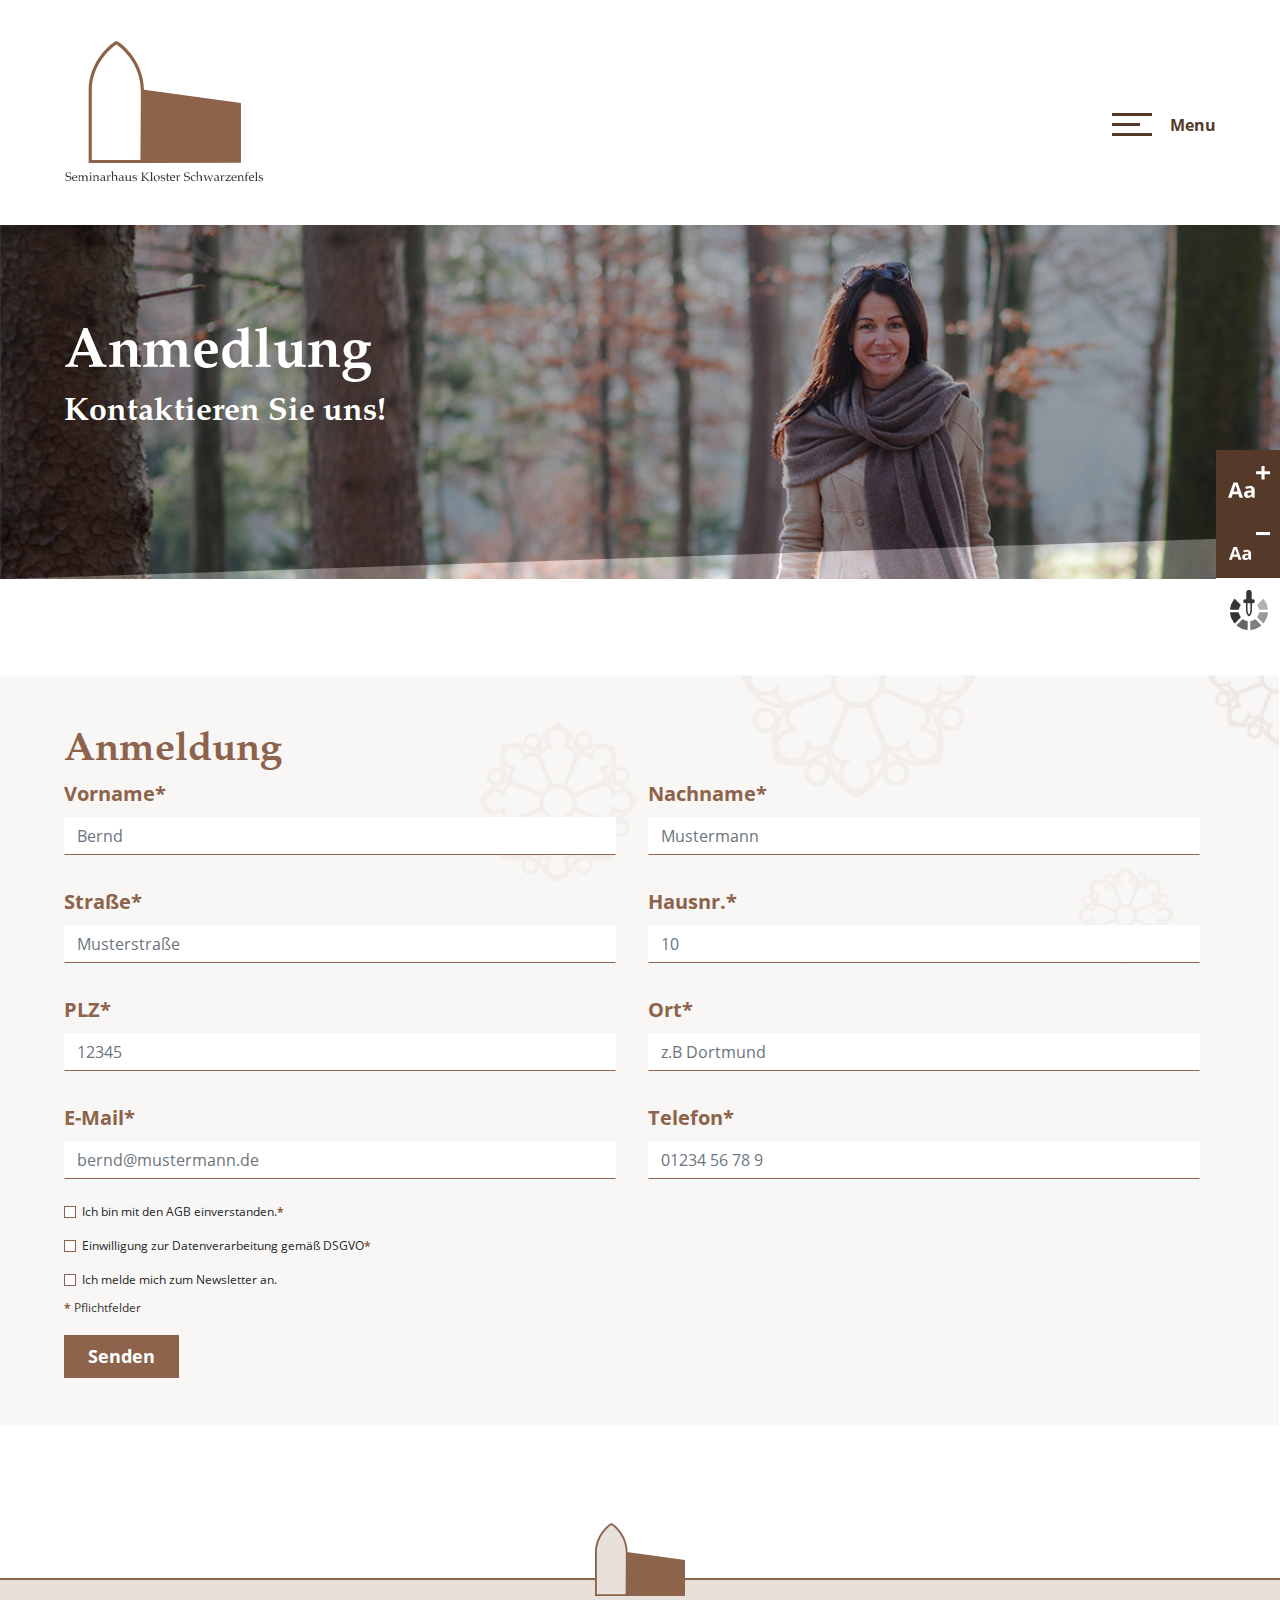
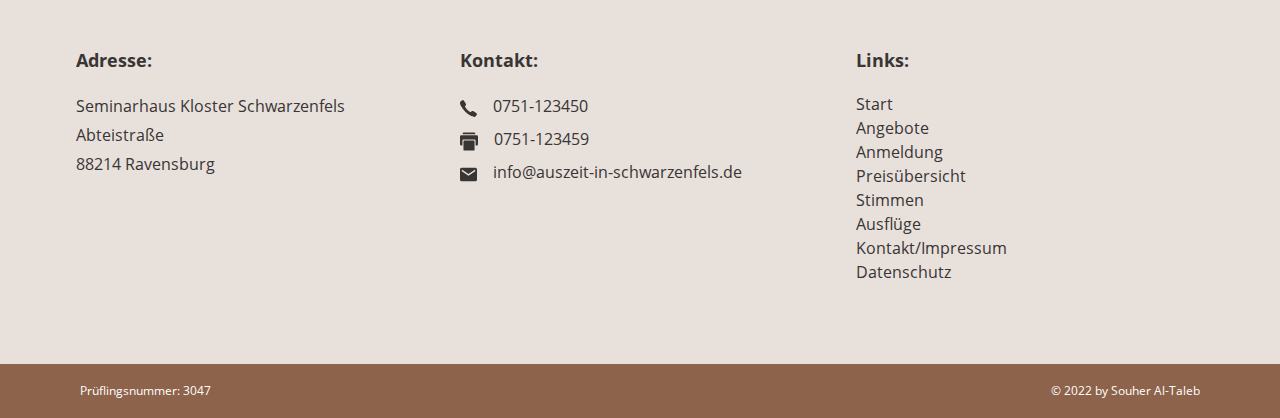
<file: html/anmeldung.html>
<!DOCTYPE html>
<html lang="de">

<head>
    <meta charset="utf-8">
    <meta http-equiv="content-type" content="text/html" charset=utf-8">

    <meta name="viewport" content="width=device-width, initial-scale=1.0">
    <meta name="description" content="#">
    <meta name="robots" content="index,follow">

<!------- Seitenidentität --------->
    <title>Anmeldung</title>
    <link rel="icon" href="../images/logo_fenster.svg" sizes="16x16">

<!------------ BOOTSTRAP Css ------------>
    <link href="../bootstrap/css/bootstrap.min.css" rel="stylesheet">

<!------------ MAIN Css ------------>   
<link rel="stylesheet" href="../css/style.css">

<!------------ CUSTOM Css ------------>   
    <link rel="stylesheet" href="../css/header.css">
    <link rel="stylesheet" href="../css/preistabelle.css">
    
<!------------ Fonts Css ------------>
    <link rel="stylesheet" href="../css/font.css">

<!------------ Colors Css ------------>
<link rel="stylesheet" href="../css/accessibility_color.css">

</head>

<body cz-shortcut-listen="true" >
<!------------------------------- HEADER ------------------------------->
<div class="header-holder fixed-top navbar">
  <header class="header"> <!--container-fluid-->
      <!--logo-->
      <a href="../index.html" class="navbar-brand"> 
          <img src="../images/Logo_Kloster.svg" class="navbar-brand-unscrolled" alt="Logo Seminarhaus Kloster Schwarzenfels" title="Logo Seminarhaus Kloster Schwarzenfels">
          <img src="../images/logo_kloster_scroll.svg" class="navbar-brand-scrolled" title="Logo Seminarhaus Kloster Schwarzenfels"> 
      </a>

      <!--burger menu-->
      <div  class="device-menu position-absolute"> 
          <a href="#" class="device-menu__inner">
            <span></span>
            <span></span>
            <span></span>
          </a> 
      </div>  
    
     <!--navigations punkten-->
    <nav class="header-nav">
        
        <img class="bg_img_nav" src="../images/nav_bg_left.svg" alt="Kirchenfenster" title="Kirchenfenster">
        <img class="bg_img_nav_right" src="../images/nav_bg_right.svg" alt="Kirchenfenster" title="Kirchenfenster">
     
      <div class="header-nav__inner">
        <ul class="header-menu-list navbar navbar-nav">
          <li class="header-menu-item"> <a href="../index.html">Start</a> </li>
          <li class="header-menu-item"> <a href="angebote.html">Angebote</a> </li>
          <li class="header-menu-item"> <a href="anmeldung.html">Anmeldung</a> </li>
          <li class="header-menu-item"> <a href="preisuebersicht.html">Preisübersicht</a> </li>
          <li class="header-menu-item"> <a href="stimmen.html">Stimmen</a> </li>
          <li class="header-menu-item"> <a href="ausfluege.html">Ausflüge</a> </li>
          <li class="header-menu-item"> <a href="impressum.html">Kontakt/Impressum</a> </li>
          <li class="header-menu-item"> <a href="#">Datenschutz</a> </li>
        </ul>
        </div>
    </nav>

  </header>
</div>

<!------------------------------- Barrierfrei Buttons------------------------------->
<div class="barrierfrei_buttons">
  <button class="btn plus"> <img src="../images/plus.svg" alt="Schrift groeße" title="Schrift groeße"> </button>
  <button class="btn minus"> <img src="../images/minus.svg" alt="Schrift kleine" title="Schrift kleine"> </button>
  <button class="color accessibility_link"> <img src="../images/color.svg" alt="Schwarz/Weiß Modus" title="Schwarz/Weiß Modus" id="imgClickAndChange" onclick="changeImage()" > </button>
</div>

<!------------------------------- HEADER BILD ------------------------------->
<div class="page-header-content headerbild"> 
    <img src="../images/anmeldung_header.jpg" class="img-fluid img_header_opacity opacity-75">
    <img src="../images/anmeldung_header.jpg" class="img-fluid img_header filter" alt="Freundliche Frau" title="Freundliche Frau">
    <div class=" text_header" >
        <h1 class="white d-md-block mb-2" > Anmedlung </h1>
        <h3 class="white">Kontaktieren Sie uns!</h3>
    </div>
</div>

<!------------------------------- ANMELDUNG ------------------------------->   
<div class="bg_image"> 
    <div class="main-container " >
        <h2 class="headline pb- pt-5"> Anmeldung </h2>
          
        <form class="row g-3 ">
          <!-- Vorname -->
          <div class="col-12 col-md-6 pe-md-3">  
            <label for="firstname" class="form-label">Vorname*</label>
            <input type="text" class="form-control form_design" placeholder="Bernd" required>
          </div>
          <!-- Nachname -->       
          <div class="col-12 col-md-6 ps-md-3 ">  
              <label for="lastname" class="form-label">Nachname*</label>
              <input type="text" class="form-control form_design" placeholder="Mustermann" required>
            </div>
          <!-- Straße -->
            <div class="col-12 col-md-6 pe-md-3">  
              <label for="vorname" class="form-label">Straße*</label>
              <input type="text" class="form-control form_design" placeholder="Musterstraße" required>
            </div>
          <!-- Hausnummer -->
            <div class="col-12 col-md-6 ps-md-3">  
                <label for="vorname" class="form-label">Hausnr.*</label>
                <input type="text" class="form-control form_design" placeholder="10" required>
            </div>
          <!-- PLZ -->
            <div class="col-12 col-md-6 pe-md-3">  
                  <label for="vorname" class="form-label">PLZ*</label>
                  <input type="text" class="form-control form_design" placeholder="12345" required>
            </div>
          <!-- Ort -->
            <div class="col-12 col-md-6 ps-md-3">  
                    <label for="vorname" class="form-label">Ort*</label>
                    <input type="text" class="form-control form_design" placeholder="z.B Dortmund" required>
            </div>
          <!-- Mail -->
            <div class="col-12 col-md-6 pe-md-3">  
                      <label for="vorname" class="form-label">E-Mail*</label>
                      <input type="text" class="form-control form_design" placeholder="bernd@mustermann.de" required>
            </div>
          <!-- Telefon -->
            <div class="col-12 col-md-6 ps-md-3">  
                        <label for="vorname" class="form-label">Telefon*</label>
                        <input type="text" class="form-control form_design" placeholder="01234 56 78 9" required>
            </div>
          <!-- AGB Check -->
            <div class="col-12 mt-2">
            <div class="form-check small_text">
              <input class="form-check-input" type="checkbox" id="gridCheck" required>
              <label class="form-check-label" for="gridCheck">
                  Ich bin mit den AGB einverstanden.<b style="color: #8d634b;">*</b>
              </label>
            </div>
            </div>
          <!-- DSGVO Check -->
            <div class="col-12 mt-2">
              <div class="form-check small_text">
                <input class="form-check-input" type="checkbox" id="gridCheck" required>
                <label class="form-check-label" for="gridCheck">
                   Einwilligung zur Datenverarbeitung gemäß DSGVO<b style="color: #8d634b;">*</b>
                </label>
              </div>
            </div>
          <!-- Newsletter Check -->
            <div class="col-12 mt-2">
              <div class="form-check small_text">
                <input class="form-check-input" type="checkbox" id="gridCheck" >
                <label class="form-check-label" for="gridCheck">
                  Ich melde mich zum Newsletter an.
                </label>
              </div>
            </div>
  
            <p class="small_text m-0">  <b style="color: #8d634b;"> *</b> Pflichtfelder </p>
          <!-- Button -->
          <div class="col-12 mb-5">
            <button type="submit" class="btn btn-primary mt-0">Senden</button>
          </div>
        </form>

</div>

</div>

<!------------------------------- FOOTER ------------------------------->
<!--LOGO-->
<div class=" text-center">
  <img src="../images/logo_footer.svg"  class="logo_footer" alt="Logo" title="Logo"> 
</div>
<div class="container-fluid pb-0 mb-0 justify-content-center text-light ">


<footer class="main-container">

  <div class="my-5  py-3">
          <div class="row flex-sm-wrap-reverse" >

              <!-- ADRESSE -->
              <div class="col-xl-4 col-md-4 col-sm-12 col-12 content-hidden pe-4" >
                  <p class="mb-sm-0 mb-lg-3 mt-sm-0 mt-5"><b>Adresse:</b></p>
                   <p class="mb-1 small-footer">Seminarhaus Kloster Schwarzenfels <br> Abteistraße <br>88214 Ravensburg</p> 
              </div>

              <!-- KONTAKT -->
              <div class="col-xl-4 col-md-4 col-sm-8 col-12 content-hidden">
                      <p class="mb-sm-0 mb-lg-3 mt-sm-0 mt-5"><b>Kontakt:</b></p>
                      <div class="d-flex kontakt">
                          <img src="../images/phone.svg" class="pe-3" alt="Phone Icon" title="Phone Icon" > 
                          <p class="mb-1 small-footer"> <a href="#" class="footer-links"> 0751-123450</a> <br> </p> 
                      </div>
                      <div class="d-flex kontakt">
                          <img src="../images/fax.svg" class="pe-3" alt="Fax Icon" title="Fax Icon" > 
                          <p class="mb-1 small-footer"> <a href="#" class="footer-links"> 0751-123459</a> <br> </p> 
                      </div>
                      <div class="d-flex kontakt">
                          <img src="../images/mail.svg" class="pe-3" alt="E-Mail Icon" title="E-Mail Icon" > 
                          <p class="mb-1 small-footer"> <a href="#" class="footer-links"> info&commat;auszeit-in-schwarzenfels.de </a> <br> </p> 
                      </div>
                      
              </div>

              <!-- NAV -->
              <div class="col-xl-4 col-md-4 col-sm-3 col-12 content-hidden ps-4 ">
                  <p class="mb-sm-0 mb-lg-3 mt-sm-0 mt-5"><b>Links:</b></p>
                  <ul class="list-unstyled ">
                    <div> 
                      <li> <a href="../index.html" class="footer-links  "> Start            </a> </li> 
                      <li> <a href="angebote.html" class="footer-links my-sm-3 my-md-0"> Angebote         </a> </li>
                      <li> <a href="anmeldung.html" class="footer-links"> Anmeldung        </a> </li>
                      <li> <a href="preisuebersicht.html" class="footer-links"> Preisübersicht   </a> </li>
                      <li> <a href="stimmen.html" class="footer-links"> Stimmen          </a> </li> 
                      <li> <a href="ausfluege.html" class="footer-links"> Ausflüge         </a> </li>
                      <li> <a href="impressum.html" class="footer-links"> Kontakt/Impressum</a> </li>
                      <li> <a href="#" class="footer-links"> Datenschutz      </a> </li>
                    </div>
                  </ul>
              </div>



           </div>
   </div>

</footer>
</div>

<div class="footer-end">
  <div class="main-container d-flex f-end"> 
<p class="p-footer float-start"> Prüflingsnummer: 3047 </p>
<p class="p-footer float-end"> &copy; 2022 by Souher Al-Taleb</p>
</div>
</div>

<!------------------------------- SCRIPT ------------------------------->
<script src="../bootstrap/js/bootstrap.bundle.min.js"></script>
<script type="text/javascript" src="../js/burgermenu.js"></script>
<script type="text/javascript" src="../js/jquery_logo_scroll.js"></script>
<script type="text/javascript" src="../js/menu_scroll.js"></script>
<script type="text/javascript" src="../js/jquery_font.js"></script>
<script type="text/javascript" src="../js/accessibility_font.js"></script>

</body>
</html>
</file>
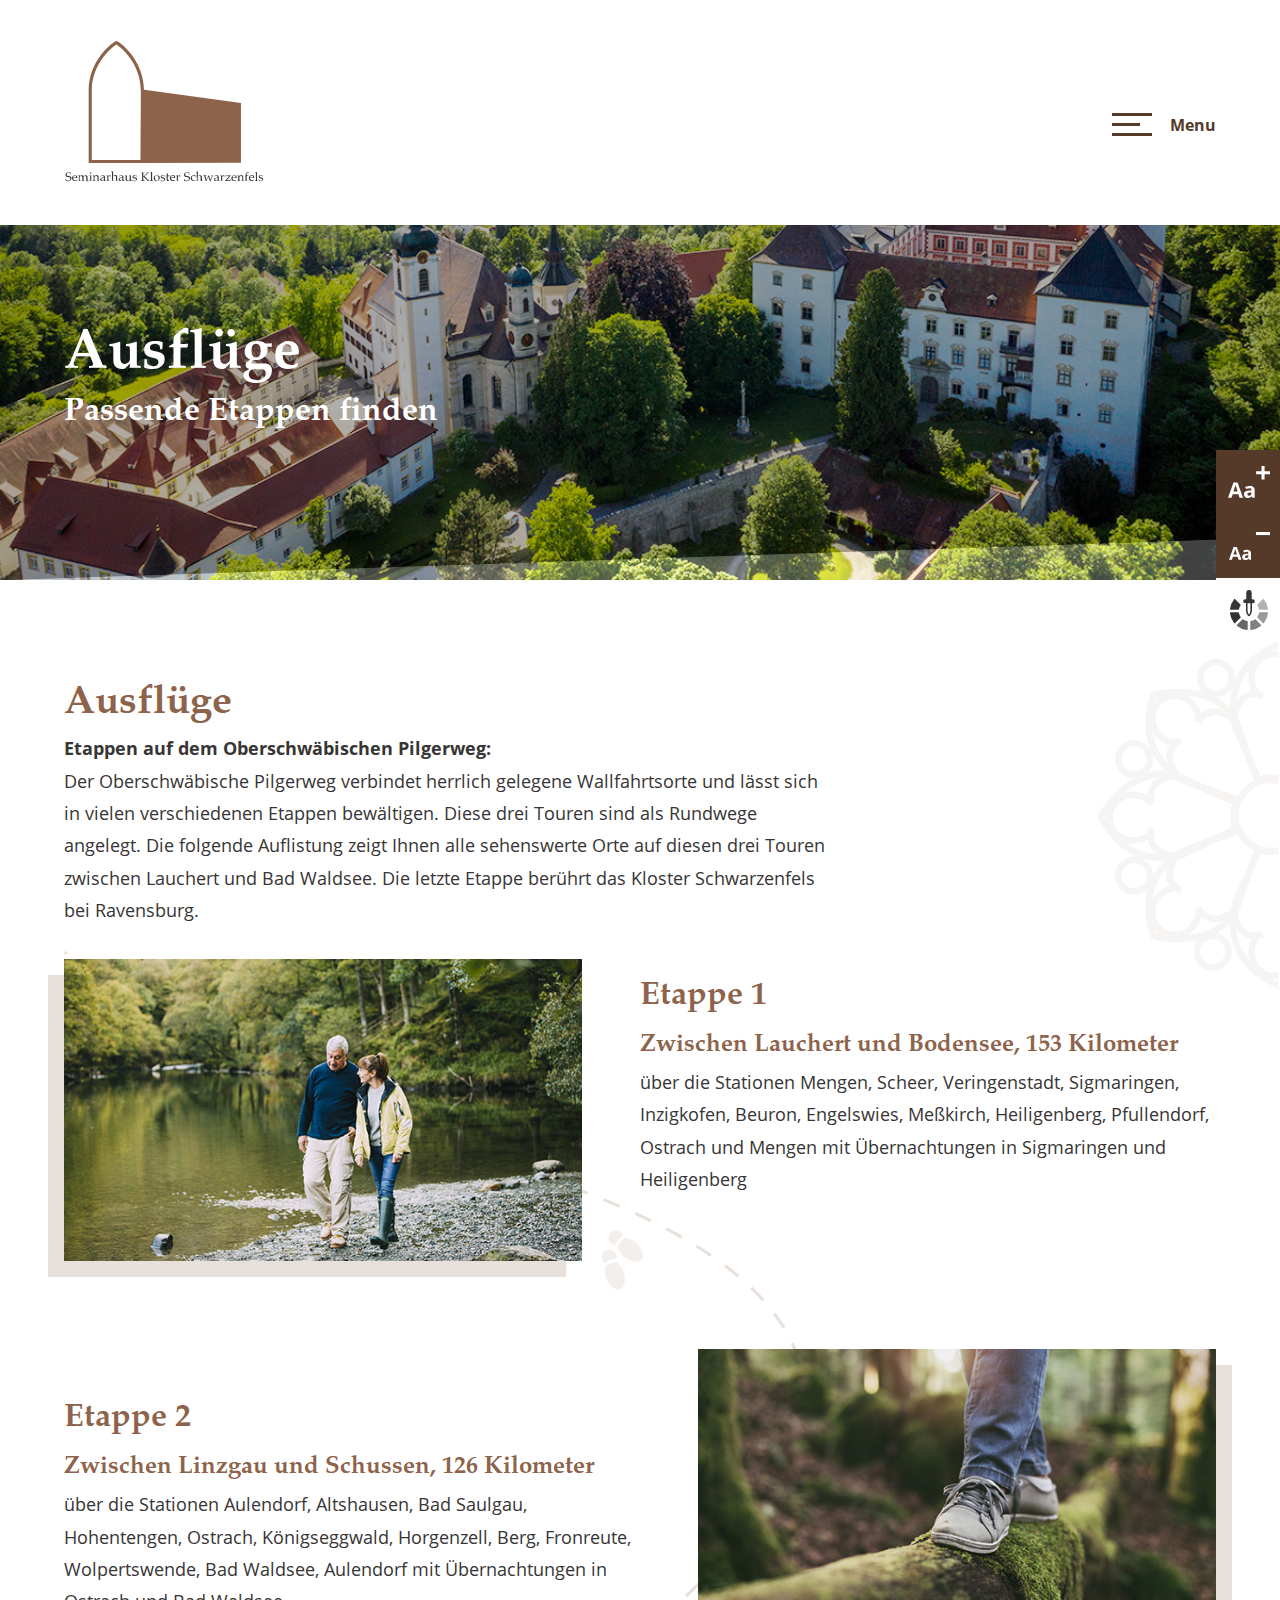
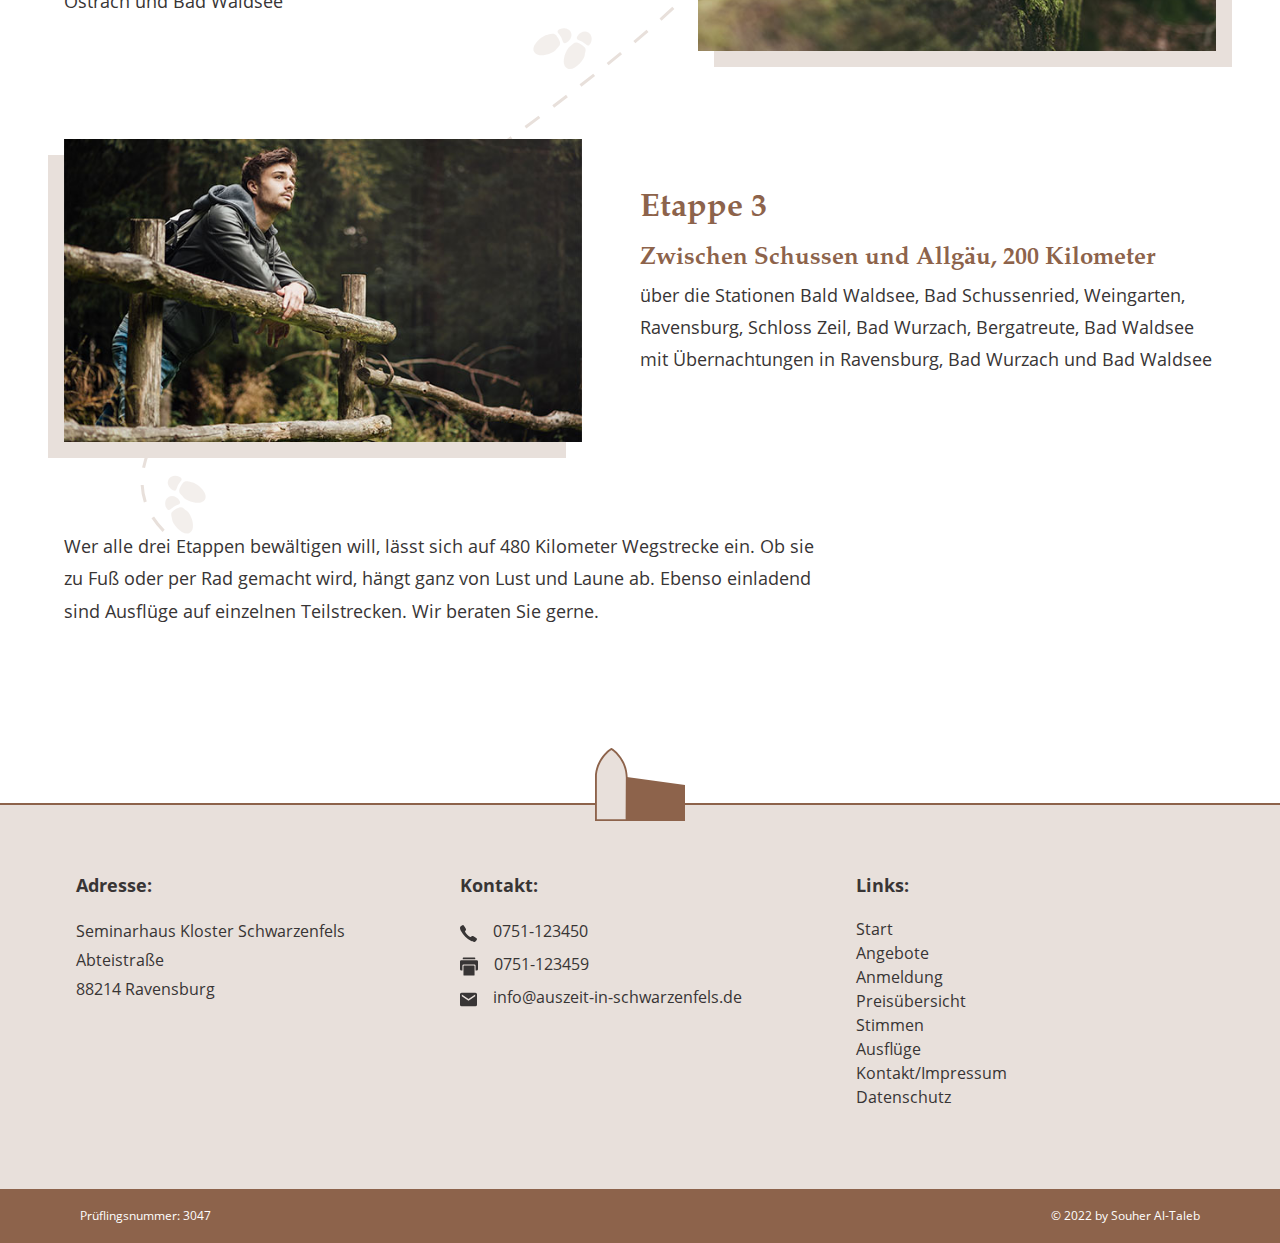
<file: html/ausfluege.html>
<!DOCTYPE html>
<html lang="de">

<head>
        <meta charset="utf-8">
        <meta http-equiv="content-type" content="text/html" charset=utf-8">
    
        <meta name="viewport" content="width=device-width, initial-scale=1.0">
        <meta name="description" content="#">
        <meta name="robots" content="index,follow">
    
    <!------- Seitenidentität --------->
        <title>Ausflüge</title>
        <link rel="icon" href="../images/logo_fenster.svg" sizes="16x16">
    
    <!------------ BOOTSTRAP Css ------------>
        <link href="../bootstrap/css/bootstrap.min.css" rel="stylesheet">
    
    <!------------ MAIN Css ------------>   
    <link rel="stylesheet" href="../css/style.css">
    
    <!------------ CUSTOM Css ------------>   
        <link rel="stylesheet" href="../css/header.css">
        <link rel="stylesheet" href="../css/preistabelle.css">
        
    <!------------ Fonts Css ------------>
        <link rel="stylesheet" href="../css/font.css">
    
    <!------------ Colors Css ------------>
    <link rel="stylesheet" href="../css/accessibility_color.css">
    
</head>

<body cz-shortcut-listen="true" >
<!------------------------------- HEADER ------------------------------->
<div class="header-holder fixed-top navbar">
    <header class="header"> <!--container-fluid-->
        <!--logo-->
        <a href="../index.html" class="navbar-brand"> 
            <img src="../images/Logo_Kloster.svg" class="navbar-brand-unscrolled" alt="Logo Seminarhaus Kloster Schwarzenfels" title="Logo Seminarhaus Kloster Schwarzenfels">
            <img src="../images/logo_kloster_scroll.svg" class="navbar-brand-scrolled" title="Logo Seminarhaus Kloster Schwarzenfels"> 
        </a>
  
        <!--burger menu-->
        <div  class="device-menu position-absolute"> 
            <a href="#" class="device-menu__inner">
              <span></span>
              <span></span>
              <span></span>
            </a> 
        </div>  
      
       <!--navigations punkten-->
      <nav class="header-nav">
          
          <img class="bg_img_nav" src="../images/nav_bg_left.svg" alt="Kirchenfenster" title="Kirchenfenster">
          <img class="bg_img_nav_right" src="../images/nav_bg_right.svg" alt="Kirchenfenster" title="Kirchenfenster">
       
        <div class="header-nav__inner">
          <ul class="header-menu-list navbar navbar-nav">
            <li class="header-menu-item"> <a href="../index.html">Start</a> </li>
            <li class="header-menu-item"> <a href="angebote.html">Angebote</a> </li>
            <li class="header-menu-item"> <a href="anmeldung.html">Anmeldung</a> </li>
            <li class="header-menu-item"> <a href="preisuebersicht.html">Preisübersicht</a> </li>
            <li class="header-menu-item"> <a href="stimmen.html">Stimmen</a> </li>
            <li class="header-menu-item"> <a href="ausfluege.html">Ausflüge</a> </li>
            <li class="header-menu-item"> <a href="impressum.html">Kontakt/Impressum</a> </li>
            <li class="header-menu-item"> <a href="#">Datenschutz</a> </li>
          </ul>
          </div>
      </nav>
  
    </header>
</div>

<!------------------------------- Barrierfrei Buttons------------------------------->
<div class="barrierfrei_buttons">
  <button class="btn plus"> <img src="../images/plus.svg" alt="Schrift groeße" title="Schrift groeße"> </button>
  <button class="btn minus"> <img src="../images/minus.svg" alt="Schrift kleine" title="Schrift kleine"> </button>
  <button class="color accessibility_link"> <img src="../images/color.svg" alt="Schwarz/Weiß Modus" title="Schwarz/Weiß Modus" id="imgClickAndChange" onclick="changeImage()" > </button>
</div>

<!------------------------------- HEADER BILD ------------------------------->
<div class="page-header-content headerbild"> 
    <img src="../images/ausfluege_header.jpg" class="img-fluid img_header_opacity opacity-75">
    <img src="../images/ausfluege_header.jpg" class="img-fluid img_header filter" alt="Kloster Haus" title="Kloster Haus">
    <div class=" text_header" >
        <h1 class="white d-md-block mb-2" > Ausflüge </h1>
        <h3 class="white">Passende Etappen finden</h3>
    </div>
</div>

<!------------------------------- AUSFLÜGE ------------------------------->
<img src="../images/bg_grafik_kirchfenster.svg" class="bg_grafik mt-5 d-none d-lg-block" width="15%" alt="Kirchenfenster" title="Kirchenfenster">
<div class="main-container" >
    <h2 class="headline"> Ausflüge</h2>
    <p class="body mb-4 col-sm-12 col-md-8 col-xl-8"><strong> Etappen auf dem Oberschwäbischen Pilgerweg: </strong> <br>
        Der Oberschwäbische Pilgerweg verbindet herrlich gelegene Wallfahrtsorte und lässt sich in vielen verschiedenen Etappen bewältigen. Diese drei Touren sind als Rundwege angelegt. Die folgende Auflistung zeigt Ihnen alle sehenswerte Orte auf diesen drei Touren zwischen Lauchert und Bad Waldsee. Die letzte Etappe berührt das Kloster Schwarzenfels bei Ravensburg. 
    </p>
<img src="../images/bg_ausfluege.svg" class="ausfluege_bg  d-none d-lg-flex" alt="Schritte Grafik" title="Schritte Grafik" >
<!-- ETAPPE EINS -->
    <div class="d-md-flex d-sm-block margin_y position-relative"> 
        <div class="col-sm-12 col-md-6 col-lg-6"> 
            <img class="float-start img_shadow_spiegel mb-sm-5" src="../images/etappe_one.jpg" alt="Mann und Frau in den Diskussion" title="Mann und Frau in den Diskussion" width="90%">
        </div>

        <div class="col-sm-12 col-md-6 col-lg-6 "> 
            <h3 class="mt-3">Etappe 1</h3>
            <h4 class="mt-3"> Zwischen Lauchert und Bodensee, 153 Kilometer</h4>
            <p class="body">über die Stationen Mengen, Scheer, Veringenstadt, Sigmaringen, Inzigkofen, Beuron, Engelswies, Meßkirch, Heiligenberg, Pfullendorf, Ostrach und Mengen mit Übernachtungen in Sigmaringen und Heiligenberg </p>
        </div>

    
    </div>
<!-- ETAPPE ZWEI -->
    <div class="d-md-flex d-sm-block margin_y position-relative"> 
    <div class="col-sm-12 col-md-6 col-lg-6 "> 
        <h3 class="mt-5">Etappe 2</h3>
        <h4 class="mt-3"> Zwischen Linzgau und Schussen, 126 Kilometer</h4>
        <p class="body">über die Stationen Aulendorf, Altshausen, Bad Saulgau, 
            Hohentengen, Ostrach, Königseggwald, Horgenzell, Berg, 
            Fronreute, Wolpertswende, Bad Waldsee, Aulendorf
            mit Übernachtungen in Ostrach und Bad Waldsee</p>
    </div>
    <div class="col-sm-12 col-md-6 col-lg-6"> 
        <img class="float-md-end img-shadow  d-md-block mb-sm-5" src="../images/etappe_two.jpg" alt="Laufen" title="Laufen" width="90%">
    </div>
    </div>
<!-- ETAPPE DREI -->
    <div class="d-md-flex d-sm-block margin_y position-relative"> 
    <div class="col-sm-12 col-md-6 col-lg-6"> 
        <img class="float-start img_shadow_spiegel d-md-block mb-sm-5" src="../images/etappe_three.jpg" alt="Mann" title="Mann" width="90%">
    </div>

    <div class="col-sm-12 col-md-6 col-lg-6 "> 
        <h3 class="mt-5">Etappe 3</h3>
        <h4 class="mt-3"> Zwischen Schussen und Allgäu, 200 Kilometer</h4>
        <p class="body">über die Stationen Bald Waldsee, Bad Schussenried, Weingarten, Ravensburg, Schloss Zeil, Bad Wurzach, Bergatreute, Bad Waldsee mit Übernachtungen in Ravensburg, Bad Wurzach und Bad Waldsee</p>
    </div>


    </div>

    <p class="body mb-4 col-sm-12 col-md-12 col-lg-8">
    Wer alle drei Etappen bewältigen will, lässt sich auf 480 Kilometer Wegstrecke ein. Ob sie zu 
Fuß oder per Rad gemacht wird, hängt ganz von Lust und Laune ab. Ebenso einladend sind 
Ausflüge auf einzelnen Teilstrecken. Wir beraten Sie gerne. 
    </p>

</div>

<!------------------------------- FOOTER ------------------------------->
<!--LOGO-->
<div class=" text-center">
    <img src="../images/logo_footer.svg"  class="logo_footer" alt="Logo" title="Logo"> 
  </div>
  <div class="container-fluid pb-0 mb-0 justify-content-center text-light ">
  
  
  <footer class="main-container">
  
    <div class="my-5  py-3">
            <div class="row flex-sm-wrap-reverse" >
  
                <!-- ADRESSE -->
                <div class="col-xl-4 col-md-4 col-sm-12 col-12 content-hidden pe-4" >
                    <p class="mb-sm-0 mb-lg-3 mt-sm-0 mt-5"><b>Adresse:</b></p>
                     <p class="mb-1 small-footer">Seminarhaus Kloster Schwarzenfels <br> Abteistraße <br>88214 Ravensburg</p> 
                </div>
  
                <!-- KONTAKT -->
                <div class="col-xl-4 col-md-4 col-sm-8 col-12 content-hidden">
                        <p class="mb-sm-0 mb-lg-3 mt-sm-0 mt-5"><b>Kontakt:</b></p>
                        <div class="d-flex kontakt">
                            <img src="../images/phone.svg" class="pe-3" alt="Phone Icon" title="Phone Icon" > 
                            <p class="mb-1 small-footer"> <a href="#" class="footer-links"> 0751-123450</a> <br> </p> 
                        </div>
                        <div class="d-flex kontakt">
                            <img src="../images/fax.svg" class="pe-3" alt="Fax Icon" title="Fax Icon" > 
                            <p class="mb-1 small-footer"> <a href="#" class="footer-links"> 0751-123459</a> <br> </p> 
                        </div>
                        <div class="d-flex kontakt">
                            <img src="../images/mail.svg" class="pe-3" alt="E-Mail Icon" title="E-Mail Icon" > 
                            <p class="mb-1 small-footer"> <a href="#" class="footer-links"> info&commat;auszeit-in-schwarzenfels.de </a> <br> </p> 
                        </div>
                        
                </div>
  
                <!-- NAV -->
                <div class="col-xl-4 col-md-4 col-sm-3 col-12 content-hidden ps-4 ">
                    <p class="mb-sm-0 mb-lg-3 mt-sm-0 mt-5"><b>Links:</b></p>
                    <ul class="list-unstyled ">
                      <div> 
                        <li> <a href="../index.html" class="footer-links  "> Start            </a> </li> 
                        <li> <a href="angebote.html" class="footer-links my-sm-3 my-md-0"> Angebote         </a> </li>
                        <li> <a href="anmeldung.html" class="footer-links"> Anmeldung        </a> </li>
                        <li> <a href="preisuebersicht.html" class="footer-links"> Preisübersicht   </a> </li>
                        <li> <a href="stimmen.html" class="footer-links"> Stimmen          </a> </li> 
                        <li> <a href="ausfluege.html" class="footer-links"> Ausflüge         </a> </li>
                        <li> <a href="impressum.html" class="footer-links"> Kontakt/Impressum</a> </li>
                        <li> <a href="#" class="footer-links"> Datenschutz      </a> </li>
                      </div>
                    </ul>
                </div>
  
  
  
             </div>
     </div>
  
  </footer>
  </div>
  
  <div class="footer-end">
    <div class="main-container d-flex f-end"> 
  <p class="p-footer float-start"> Prüflingsnummer: 3047 </p>
  <p class="p-footer float-end"> &copy; 2022 by Souher Al-Taleb</p>
  </div>
  </div>
  
  <!------------------------------- SCRIPT ------------------------------->
  <script src="../bootstrap/js/bootstrap.bundle.min.js"></script>
  <script type="text/javascript" src="../js/burgermenu.js"></script>
  <script type="text/javascript" src="../js/jquery_logo_scroll.js"></script>
  <script type="text/javascript" src="../js/menu_scroll.js"></script>
  <script type="text/javascript" src="../js/jquery_font.js"></script>
  <script type="text/javascript" src="../js/accessibility_font.js"></script>
  
</body>
</html>
</file>
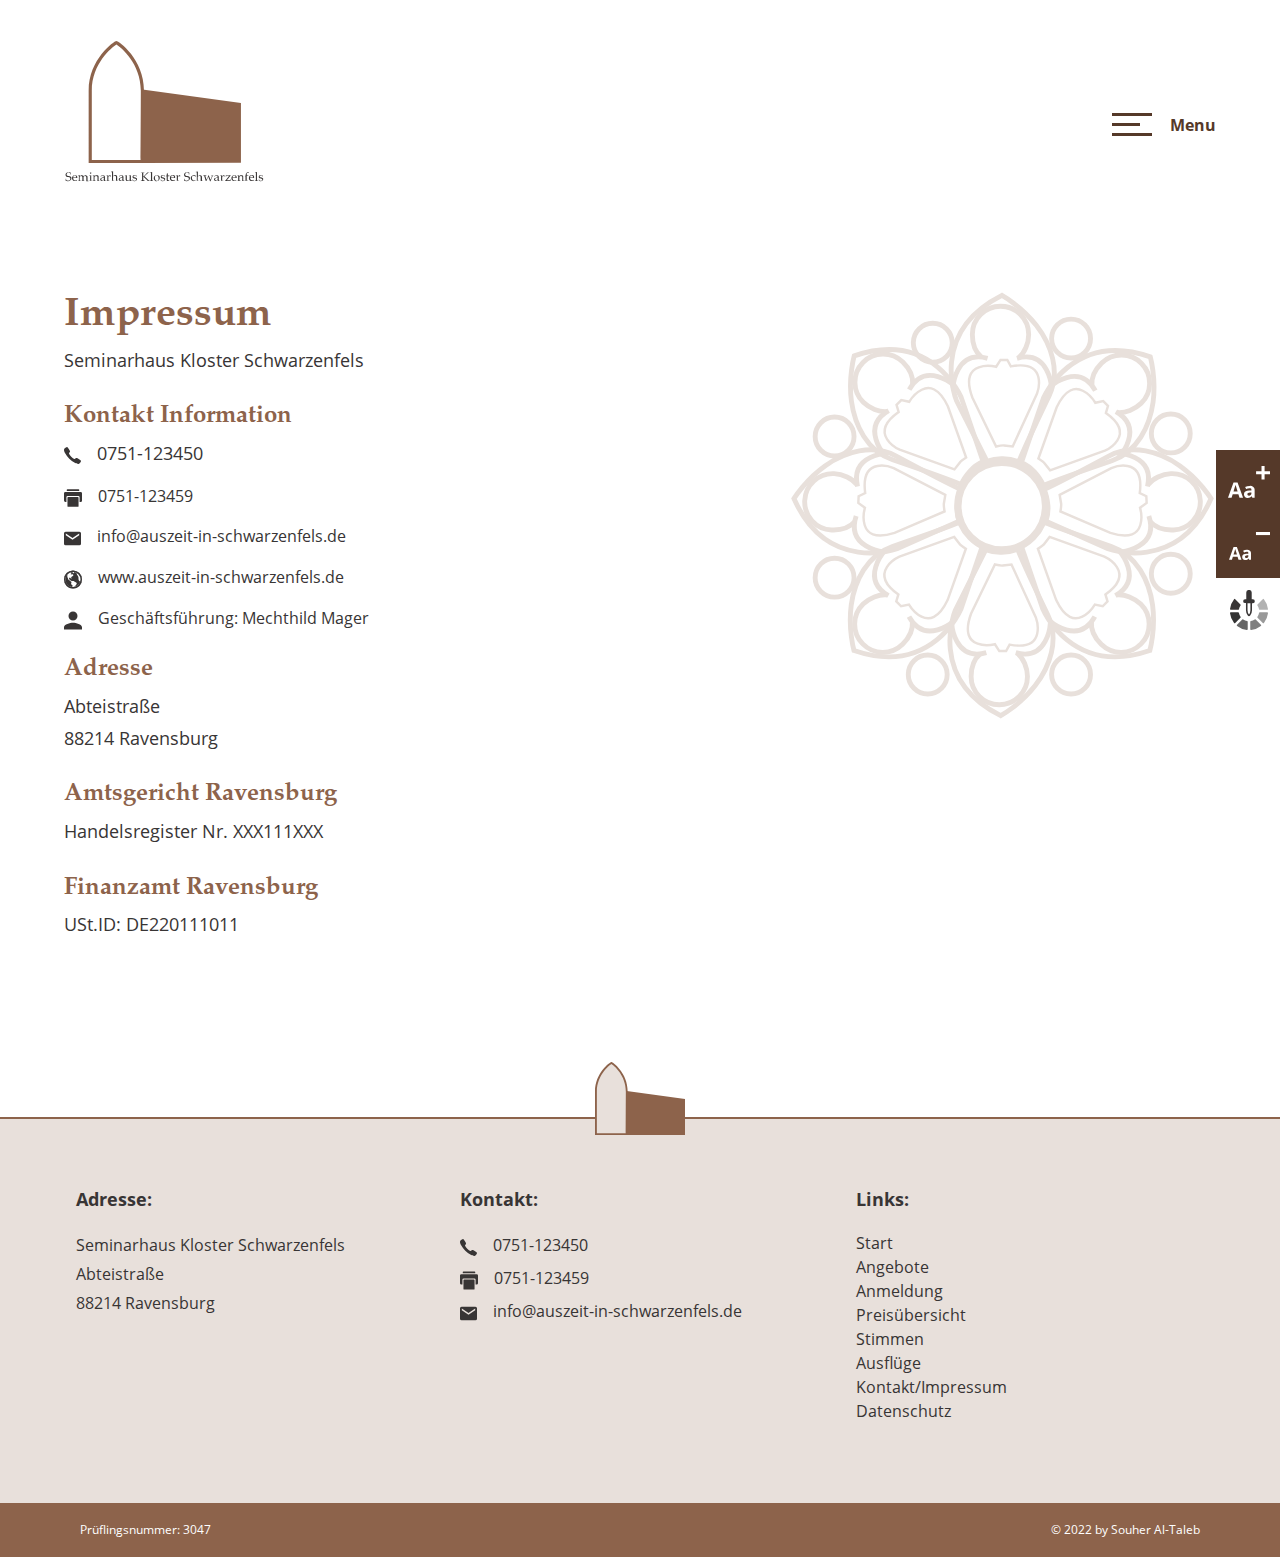
<file: html/impressum.html>
<!DOCTYPE html>
<html lang="de">

<head>
    <meta charset="utf-8">
    <meta http-equiv="content-type" content="text/html" charset=utf-8">

    <meta name="viewport" content="width=device-width, initial-scale=1.0">
    <meta name="description" content="#">
    <meta name="robots" content="index,follow">

<!------- Seitenidentität --------->
    <title>Impressum</title>
    <link rel="icon" href="../images/logo_fenster.svg" sizes="16x16">

<!------------ BOOTSTRAP Css ------------>
    <link href="../bootstrap/css/bootstrap.min.css" rel="stylesheet">

<!------------ MAIN Css ------------>   
<link rel="stylesheet" href="../css/style.css">

<!------------ CUSTOM Css ------------>   
    <link rel="stylesheet" href="../css/header.css">
    <link rel="stylesheet" href="../css/preistabelle.css">
    
<!------------ Fonts Css ------------>
    <link rel="stylesheet" href="../css/font.css">

<!------------ Colors Css ------------>
<link rel="stylesheet" href="../css/accessibility_color.css">

</head>
    
<body cz-shortcut-listen="true" >
<!------------------------------- HEADER ------------------------------->
<div class="header-holder fixed-top navbar">
  <header class="header"> <!--container-fluid-->
      <!--logo-->
      <a href="../index.html" class="navbar-brand"> 
          <img src="../images/Logo_Kloster.svg" class="navbar-brand-unscrolled" alt="Logo Seminarhaus Kloster Schwarzenfels" title="Logo Seminarhaus Kloster Schwarzenfels">
          <img src="../images/logo_kloster_scroll.svg" class="navbar-brand-scrolled" title="Logo Seminarhaus Kloster Schwarzenfels"> 
      </a>

      <!--burger menu-->
      <div  class="device-menu position-absolute"> 
          <a href="#" class="device-menu__inner">
            <span></span>
            <span></span>
            <span></span>
          </a> 
      </div>  
    
     <!--navigations punkten-->
    <nav class="header-nav">
        
        <img class="bg_img_nav" src="../images/nav_bg_left.svg" alt="Kirchenfenster" title="Kirchenfenster">
        <img class="bg_img_nav_right" src="../images/nav_bg_right.svg" alt="Kirchenfenster" title="Kirchenfenster">
     
      <div class="header-nav__inner">
        <ul class="header-menu-list navbar navbar-nav">
          <li class="header-menu-item"> <a href="../index.html">Start</a> </li>
          <li class="header-menu-item"> <a href="angebote.html">Angebote</a> </li>
          <li class="header-menu-item"> <a href="anmeldung.html">Anmeldung</a> </li>
          <li class="header-menu-item"> <a href="preisuebersicht.html">Preisübersicht</a> </li>
          <li class="header-menu-item"> <a href="stimmen.html">Stimmen</a> </li>
          <li class="header-menu-item"> <a href="ausfluege.html">Ausflüge</a> </li>
          <li class="header-menu-item"> <a href="impressum.html">Kontakt/Impressum</a> </li>
          <li class="header-menu-item"> <a href="#">Datenschutz</a> </li>
        </ul>
        </div>
    </nav>

  </header>
</div>

<!------------------------------- Barrierfrei Buttons------------------------------->
<div class="barrierfrei_buttons">
      <button class="btn plus"> <img src="../images/plus.svg" alt="Schrift groeße" title="Schrift groeße"> </button>
      <button class="btn minus"> <img src="../images/minus.svg" alt="Schrift kleine" title="Schrift kleine"> </button>
      <button class="color accessibility_link"> <img src="../images/color.svg" alt="Schwarz/Weiß Modus" title="Schwarz/Weiß Modus" id="imgClickAndChange" onclick="changeImage()" > </button>
</div>

<!------------------------------- Impressum ------------------------------->
<div class="main-container" >
    <img src="../images/impressum_grafik.svg" class="impressum_grafik col-4" alt="Kirchenfenster Grafik" title="Kirchenfenster Grafik">

    <h2 class="headline impressum"> Impressum</h2>
    <p class="body mb-4"> Seminarhaus Kloster Schwarzenfels </p>
   
    <h4 class="mt-3"> Kontakt Information </h4>
    <div class="d-flex kontakt my-2">
        <img src="../images/phone.svg" alt="" class="pe-3"> 
        <p class="mb-1">  0751-123450 <br> </p> 
    </div>

    <div class="d-flex kontakt my-2">
        <img src="../images/fax.svg" alt="" class="pe-3"> 
        <p class="mb-1 small-footer"> 0751-123459 <br> </p> 
    </div>

    <div class="d-flex kontakt my-2">
        <img src="../images/mail.svg" alt="" class="pe-3"> 
        <p class="mb-1 small-footer"> info@auszeit-in-schwarzenfels.de  <br> </p> 
    </div>

    <div class="d-flex kontakt my-2">
        <img src="../images/web_icon.svg" alt="" class="pe-3"> 
        <p class="mb-1 small-footer">  www.auszeit-in-schwarzenfels.de <br> </p> 
    </div>

    <div class="d-flex kontakt my-2">
        <img src="../images/person_impressum.svg" alt="" class="pe-3"> 
        <p class="mb-1 small-footer"> Geschäftsführung: Mechthild Mager <br> </p> 
    </div>

    <h4 class="mt-3"> Adresse </h4>
    <p class="body mb-4"> Abteistraße <br>88214 Ravensburg </p>

    <h4 class="mt-3"> Amtsgericht Ravensburg </h4>
    <p class="body mb-4"> Handelsregister Nr. XXX111XXX</p>

    <h4 class="mt-3"> Finanzamt Ravensburg </h4>
    <p class="body mb-4"> USt.ID: DE220111011 </p>


</div>

<!------------------------------- FOOTER ------------------------------->
<!--LOGO-->
<div class=" text-center">
  <img src="../images/logo_footer.svg"  class="logo_footer" alt="Logo" title="Logo"> 
</div>
<div class="container-fluid pb-0 mb-0 justify-content-center text-light ">


<footer class="main-container">

  <div class="my-5  py-3">
          <div class="row flex-sm-wrap-reverse" >

              <!-- ADRESSE -->
              <div class="col-xl-4 col-md-4 col-sm-12 col-12 content-hidden pe-4" >
                  <p class="mb-sm-0 mb-lg-3 mt-sm-0 mt-5"><b>Adresse:</b></p>
                   <p class="mb-1 small-footer">Seminarhaus Kloster Schwarzenfels <br> Abteistraße <br>88214 Ravensburg</p> 
              </div>

              <!-- KONTAKT -->
              <div class="col-xl-4 col-md-4 col-sm-8 col-12 content-hidden">
                      <p class="mb-sm-0 mb-lg-3 mt-sm-0 mt-5"><b>Kontakt:</b></p>
                      <div class="d-flex kontakt">
                          <img src="../images/phone.svg" class="pe-3" alt="Phone Icon" title="Phone Icon" > 
                          <p class="mb-1 small-footer"> <a href="#" class="footer-links"> 0751-123450</a> <br> </p> 
                      </div>
                      <div class="d-flex kontakt">
                          <img src="../images/fax.svg" class="pe-3" alt="Fax Icon" title="Fax Icon" > 
                          <p class="mb-1 small-footer"> <a href="#" class="footer-links"> 0751-123459</a> <br> </p> 
                      </div>
                      <div class="d-flex kontakt">
                          <img src="../images/mail.svg" class="pe-3" alt="E-Mail Icon" title="E-Mail Icon" > 
                          <p class="mb-1 small-footer"> <a href="#" class="footer-links"> info&commat;auszeit-in-schwarzenfels.de </a> <br> </p> 
                      </div>
                      
              </div>

              <!-- NAV -->
              <div class="col-xl-4 col-md-4 col-sm-3 col-12 content-hidden ps-4 ">
                  <p class="mb-sm-0 mb-lg-3 mt-sm-0 mt-5"><b>Links:</b></p>
                  <ul class="list-unstyled ">
                    <div> 
                      <li> <a href="../index.html" class="footer-links  "> Start            </a> </li> 
                      <li> <a href="angebote.html" class="footer-links my-sm-3 my-md-0"> Angebote         </a> </li>
                      <li> <a href="anmeldung.html" class="footer-links"> Anmeldung        </a> </li>
                      <li> <a href="preisuebersicht.html" class="footer-links"> Preisübersicht   </a> </li>
                      <li> <a href="stimmen.html" class="footer-links"> Stimmen          </a> </li> 
                      <li> <a href="ausfluege.html" class="footer-links"> Ausflüge         </a> </li>
                      <li> <a href="impressum.html" class="footer-links"> Kontakt/Impressum</a> </li>
                      <li> <a href="#" class="footer-links"> Datenschutz      </a> </li>
                    </div>
                  </ul>
              </div>



           </div>
   </div>

</footer>
</div>

<div class="footer-end">
  <div class="main-container d-flex f-end"> 
<p class="p-footer float-start"> Prüflingsnummer: 3047 </p>
<p class="p-footer float-end"> &copy; 2022 by Souher Al-Taleb</p>
</div>
</div>

<!------------------------------- SCRIPT ------------------------------->
<script src="../bootstrap/js/bootstrap.bundle.min.js"></script>
<script type="text/javascript" src="../js/burgermenu.js"></script>
<script type="text/javascript" src="../js/jquery_logo_scroll.js"></script>
<script type="text/javascript" src="../js/menu_scroll.js"></script>
<script type="text/javascript" src="../js/jquery_font.js"></script>
<script type="text/javascript" src="../js/accessibility_font.js"></script>

</body>
</html>
</file>
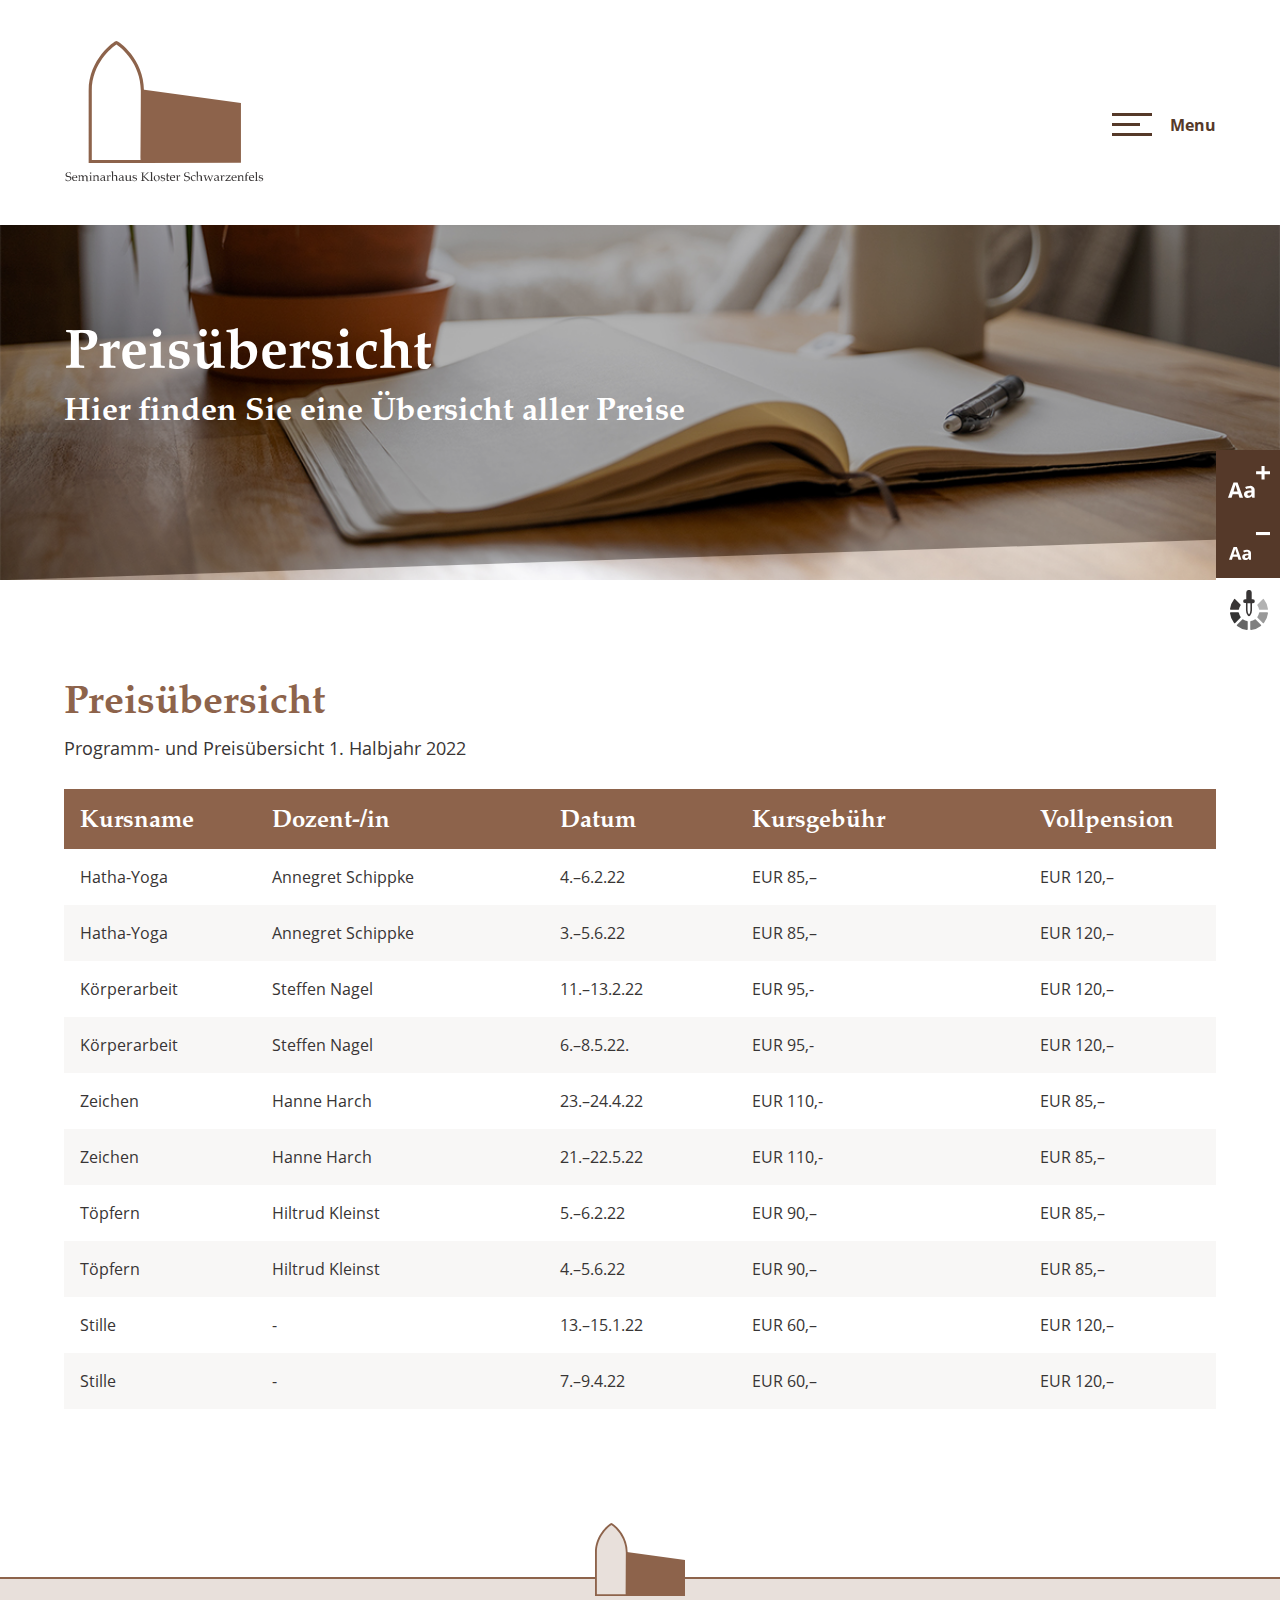
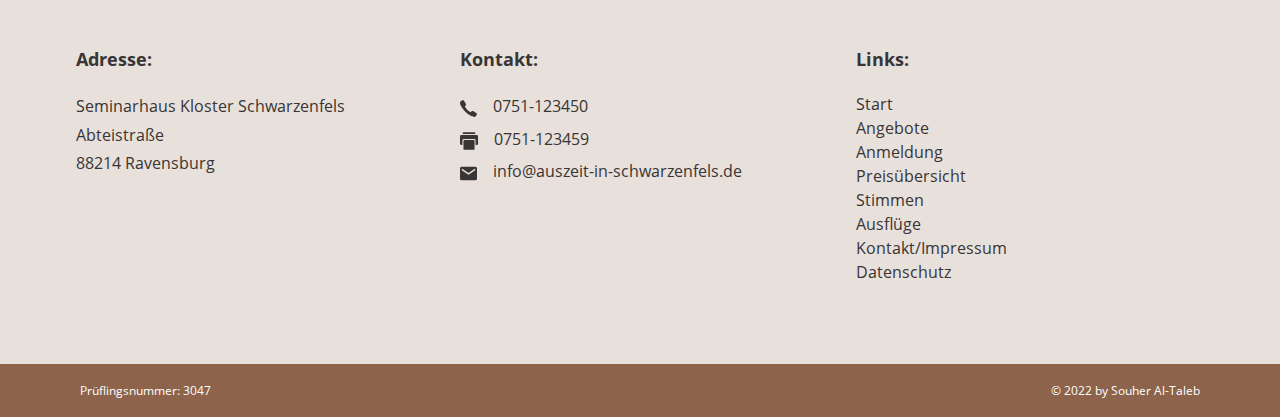
<file: html/preisuebersicht.html>
<!DOCTYPE html>
<html lang="de">

<head>
    <meta charset="utf-8">
    <meta http-equiv="content-type" content="text/html" charset=utf-8">

    <meta name="viewport" content="width=device-width, initial-scale=1.0">
    <meta name="description" content="#">
    <meta name="robots" content="index,follow">

<!------- Seitenidentität --------->
    <title>Preisübersicht</title>
    <link rel="icon" href="../images/logo_fenster.svg" sizes="16x16">

<!------------ BOOTSTRAP Css ------------>
    <link href="../bootstrap/css/bootstrap.min.css" rel="stylesheet">

<!------------ MAIN Css ------------>   
<link rel="stylesheet" href="../css/style.css">

<!------------ CUSTOM Css ------------>   
    <link rel="stylesheet" href="../css/header.css">
    <link rel="stylesheet" href="../css/preistabelle.css">
    
<!------------ Fonts Css ------------>
    <link rel="stylesheet" href="../css/font.css">

<!------------ Colors Css ------------>
<link rel="stylesheet" href="../css/accessibility_color.css">

</head>

<body cz-shortcut-listen="true" >
<!------------------------------- HEADER ------------------------------->
<div class="header-holder fixed-top navbar">
  <header class="header"> <!--container-fluid-->
      <!--logo-->
      <a href="../index.html" class="navbar-brand"> 
          <img src="../images/Logo_Kloster.svg" class="navbar-brand-unscrolled" alt="Logo Seminarhaus Kloster Schwarzenfels" title="Logo Seminarhaus Kloster Schwarzenfels">
          <img src="../images/logo_kloster_scroll.svg" class="navbar-brand-scrolled" title="Logo Seminarhaus Kloster Schwarzenfels"> 
      </a>

      <!--burger menu-->
      <div  class="device-menu position-absolute"> 
          <a href="#" class="device-menu__inner">
            <span></span>
            <span></span>
            <span></span>
          </a> 
      </div>  
    
     <!--navigations punkten-->
    <nav class="header-nav">
        
        <img class="bg_img_nav" src="../images/nav_bg_left.svg" alt="Kirchenfenster" title="Kirchenfenster">
        <img class="bg_img_nav_right" src="../images/nav_bg_right.svg" alt="Kirchenfenster" title="Kirchenfenster">
     
      <div class="header-nav__inner">
        <ul class="header-menu-list navbar navbar-nav">
          <li class="header-menu-item"> <a href="../index.html">Start</a> </li>
          <li class="header-menu-item"> <a href="angebote.html">Angebote</a> </li>
          <li class="header-menu-item"> <a href="anmeldung.html">Anmeldung</a> </li>
          <li class="header-menu-item"> <a href="preisuebersicht.html">Preisübersicht</a> </li>
          <li class="header-menu-item"> <a href="stimmen.html">Stimmen</a> </li>
          <li class="header-menu-item"> <a href="ausfluege.html">Ausflüge</a> </li>
          <li class="header-menu-item"> <a href="impressum.html">Kontakt/Impressum</a> </li>
          <li class="header-menu-item"> <a href="#">Datenschutz</a> </li>
        </ul>
        </div>
    </nav>

  </header>
</div>
<!------------------------------- Barrierfrei Buttons------------------------------->
<div class="barrierfrei_buttons">
  <button class="btn plus"> <img src="../images/plus.svg" alt="Schrift groeße" title="Schrift groeße"> </button>
  <button class="btn minus"> <img src="../images/minus.svg" alt="Schrift kleine" title="Schrift kleine"> </button>
  <button class="color accessibility_link"> <img src="../images/color.svg" alt="Schwarz/Weiß Modus" title="Schwarz/Weiß Modus" id="imgClickAndChange" onclick="changeImage()" > </button>
</div>
<!------------------------------- HEADER BILD ------------------------------->
<div class="page-header-content headerbild"> 
    <img src="../images/preisuebersicht_header.jpg" class="img-fluid img_header_opacity opacity-75">
    <img src="../images/preisuebersicht_header.jpg" class="img-fluid img_header filter" alt="ein offenes Buch" title="ein offenes Buch">
    <div class=" text_header" >
        <h1 class="white d-md-block mb-2" > Preisübersicht </h1>
        <h3 class="white">Hier finden Sie eine Übersicht aller Preise</h3>
    </div>
</div>

<!------------------------------- PREIS TABELLE ------------------------------->
<div class="main-container " >
        <h2 class="headline"> Preisübersicht</h2>
        <p class="body mb-4">Programm- und Preisübersicht 1. Halbjahr 2022</p>


      <table class="table responsive-table col-12 mx-0">
          <thead class="d-none d-md-block">
              <tr class="row">
                  <th class="col-2"><h4 class=" white m-0"> Kursname </h4> </th>
                  <th class="col-3"> <h4 class=" white m-0"> Dozent-/in </h4></th>
                  <th class="col-2"> <h4 class=" white m-0"> Datum </h4></th>
                  <th class="col-3"> <h4 class=" white m-0">Kursgebühr </h4></th>
                  <th class="col-2"> <h4 class=" white m-0">Vollpension </h4></th>
              </tr>
          </thead>

          <tbody> 
            <!-- Haltha Yoga -->
            <tr class="course row">
              <td class="col-10 col-md-2 course-name">Hatha-Yoga</td>
              <td class="col-10 col-md-3 course-lecturer">Annegret Schippke</td>
              <td class="col-10 col-md-2 course-date">4.–6.2.22</td>
              <td class="col-10 col-md-3 course-price">EUR 85,–</td>
              <td class="col-10 col-md-2 course-full-board-price">EUR 120,– </td>
            </tr>

            <tr class="course row">
            <td class="col-10 col-md-2 course-name">Hatha-Yoga</td>
            <td class="col-10 col-md-3 course-lecturer">Annegret Schippke</td>
            <td class="col-10 col-md-2 course-date">3.–5.6.22</td>
            <td class="col-10 col-md-3 course-price">EUR 85,–</td>
            <td class="col-10 col-md-2 course-full-board-price">EUR 120,– </td>
            </tr>

            <!-- Körperarbeit-->
            <tr class="course row">
              <td class="col-10 col-md-2 course-name">Körperarbeit</td>
              <td class="col-10 col-md-3 course-lecturer">Steffen Nagel</td>
              <td class="col-10 col-md-2 course-date">11.–13.2.22</td>
              <td class="col-10 col-md-3 course-price">EUR 95,-</td>
              <td class="col-10 col-md-2 course-full-board-price">EUR 120,– </td>
            </tr>

            <tr class="course row">
            <td class="col-10 col-md-2 course-name">Körperarbeit</td>
            <td class="col-10 col-md-3 course-lecturer">Steffen Nagel</td>
            <td class="col-10 col-md-2 course-date">6.–8.5.22.</td>
            <td class="col-10 col-md-3 course-price">EUR 95,-</td>
            <td class="col-10 col-md-2 course-full-board-price">EUR 120,– </td>
            </tr>          

            <!-- Zeichen -->
            <tr class="course row">
              <td class="col-10 col-md-2 course-name">Zeichen</td>
              <td class="col-10 col-md-3 course-lecturer">Hanne Harch</td>
              <td class="col-10 col-md-2 course-date">23.–24.4.22</td>
              <td class="col-10 col-md-3 course-price">EUR 110,-</td>
              <td class="col-10 col-md-2 course-full-board-price">EUR 85,– </td>
            </tr>

            <tr class="course row">
            <td class="col-10 col-md-2 course-name">Zeichen</td>
            <td class="col-10 col-md-3 course-lecturer">Hanne Harch</td>
            <td class="col-10 col-md-2 course-date">21.–22.5.22</td>
            <td class="col-10 col-md-3 course-price">EUR 110,-</td>
            <td class="col-10 col-md-2 course-full-board-price">EUR 85,– </td>
            </tr>            

            <!-- Töpfern -->
            <tr class="course row">
              <td class="col-10 col-md-2 course-name">Töpfern</td>
              <td class="col-10 col-md-3 course-lecturer">Hiltrud Kleinst</td>
              <td class="col-10 col-md-2 course-date">5.–6.2.22</td>
              <td class="col-10 col-md-3 course-price">EUR 90,–</td>
              <td class="col-10 col-md-2 course-full-board-price">EUR 85,– </td>
            </tr>

            <tr class="course row">
            <td class="col-10 col-md-2 course-name">Töpfern</td>
            <td class="col-10 col-md-3 course-lecturer">Hiltrud Kleinst</td>
            <td class="col-10 col-md-2 course-date">4.–5.6.22</td>
            <td class="col-10 col-md-3 course-price">EUR 90,–</td>
            <td class="col-10 col-md-2 course-full-board-price">EUR 85,– </td>
            </tr>
            
            <!-- Stille -->
            <tr class="course row">
              <td class="col-10 col-md-2 course-name">Stille</td>
              <td class="col-10 col-md-3 course-lecturer">-</td>
              <td class="col-10 col-md-2 course-date">13.–15.1.22</td>
              <td class="col-10 col-md-3 course-price">EUR 60,–</td>
              <td class="col-10 col-md-2 course-full-board-price">EUR 120,– </td>
            </tr>

            <tr class="course row">
            <td class="col-10 col-md-2 course-name">Stille</td>
            <td class="col-10 col-md-3 course-lecturer">-</td>
            <td class="col-10 col-md-2 course-date">7.–9.4.22</td>
            <td class="col-10 col-md-3 course-price">EUR 60,–</td>
            <td class="col-10 col-md-2 course-full-board-price">EUR 120,– </td>
            </tr>  

          </tbody>
      </table>


</div>


<!------------------------------- FOOTER ------------------------------->
<!--LOGO-->
<div class=" text-center">
  <img src="../images/logo_footer.svg"  class="logo_footer" alt="Logo" title="Logo"> 
</div>
<div class="container-fluid pb-0 mb-0 justify-content-center text-light ">


<footer class="main-container">

  <div class="my-5  py-3">
          <div class="row flex-sm-wrap-reverse" >

              <!-- ADRESSE -->
              <div class="col-xl-4 col-md-4 col-sm-12 col-12 content-hidden pe-4" >
                  <p class="mb-sm-0 mb-lg-3 mt-sm-0 mt-5"><b>Adresse:</b></p>
                   <p class="mb-1 small-footer">Seminarhaus Kloster Schwarzenfels <br> Abteistraße <br>88214 Ravensburg</p> 
              </div>

              <!-- KONTAKT -->
              <div class="col-xl-4 col-md-4 col-sm-8 col-12 content-hidden">
                      <p class="mb-sm-0 mb-lg-3 mt-sm-0 mt-5"><b>Kontakt:</b></p>
                      <div class="d-flex kontakt">
                          <img src="../images/phone.svg" class="pe-3" alt="Phone Icon" title="Phone Icon" > 
                          <p class="mb-1 small-footer"> <a href="#" class="footer-links"> 0751-123450</a> <br> </p> 
                      </div>
                      <div class="d-flex kontakt">
                          <img src="../images/fax.svg" class="pe-3" alt="Fax Icon" title="Fax Icon" > 
                          <p class="mb-1 small-footer"> <a href="#" class="footer-links"> 0751-123459</a> <br> </p> 
                      </div>
                      <div class="d-flex kontakt">
                          <img src="../images/mail.svg" class="pe-3" alt="E-Mail Icon" title="E-Mail Icon" > 
                          <p class="mb-1 small-footer"> <a href="#" class="footer-links"> info&commat;auszeit-in-schwarzenfels.de </a> <br> </p> 
                      </div>
                      
              </div>

              <!-- NAV -->
              <div class="col-xl-4 col-md-4 col-sm-3 col-12 content-hidden ps-4 ">
                  <p class="mb-sm-0 mb-lg-3 mt-sm-0 mt-5"><b>Links:</b></p>
                  <ul class="list-unstyled ">
                    <div> 
                      <li> <a href="../index.html" class="footer-links  "> Start            </a> </li> 
                      <li> <a href="angebote.html" class="footer-links my-sm-3 my-md-0"> Angebote         </a> </li>
                      <li> <a href="anmeldung.html" class="footer-links"> Anmeldung        </a> </li>
                      <li> <a href="preisuebersicht.html" class="footer-links"> Preisübersicht   </a> </li>
                      <li> <a href="stimmen.html" class="footer-links"> Stimmen          </a> </li> 
                      <li> <a href="ausfluege.html" class="footer-links"> Ausflüge         </a> </li>
                      <li> <a href="impressum.html" class="footer-links"> Kontakt/Impressum</a> </li>
                      <li> <a href="#" class="footer-links"> Datenschutz      </a> </li>
                    </div>
                  </ul>
              </div>



           </div>
   </div>

</footer>
</div>

<div class="footer-end">
  <div class="main-container d-flex f-end"> 
<p class="p-footer float-start"> Prüflingsnummer: 3047 </p>
<p class="p-footer float-end"> &copy; 2022 by Souher Al-Taleb</p>
</div>
</div>

<!------------------------------- SCRIPT ------------------------------->
<script src="../bootstrap/js/bootstrap.bundle.min.js"></script>
<script type="text/javascript" src="../js/burgermenu.js"></script>
<script type="text/javascript" src="../js/jquery_logo_scroll.js"></script>
<script type="text/javascript" src="../js/menu_scroll.js"></script>
<script type="text/javascript" src="../js/jquery_font.js"></script>
<script type="text/javascript" src="../js/accessibility_font.js"></script>

</body>
</html>
</file>
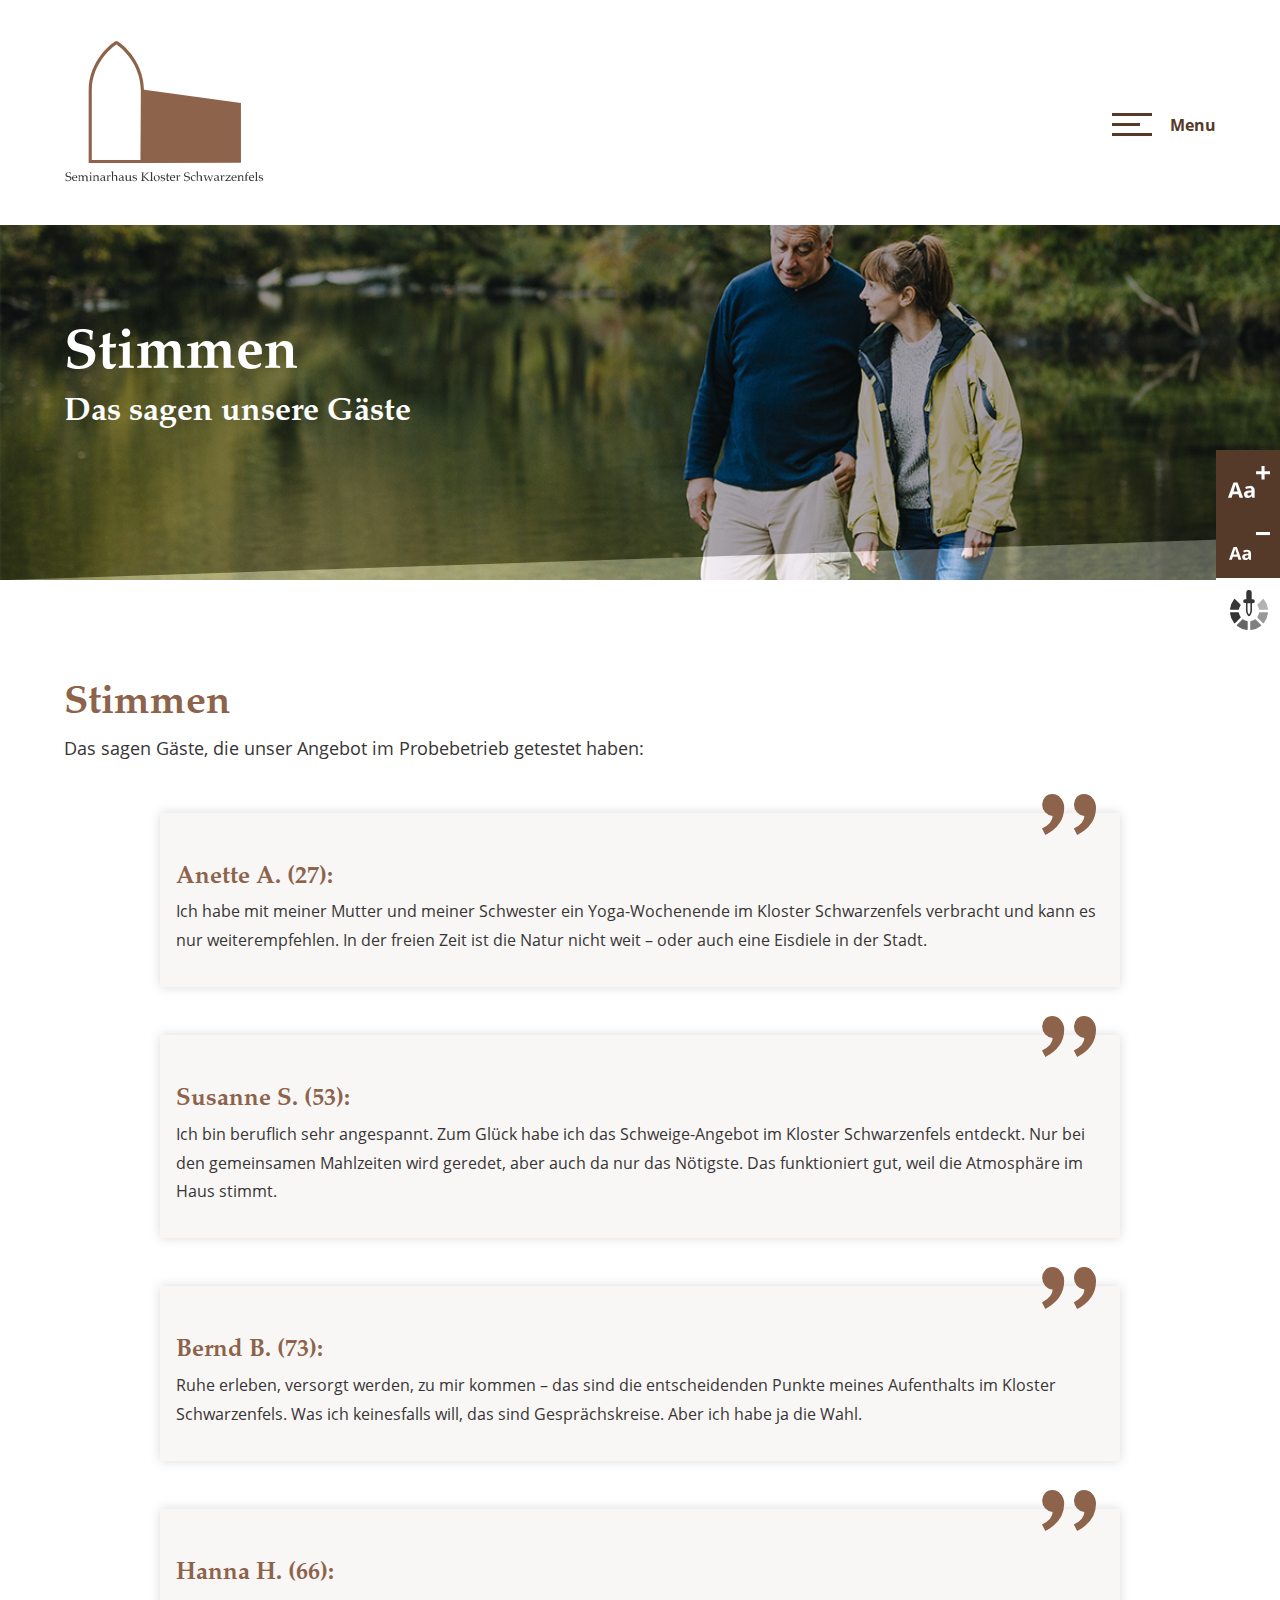
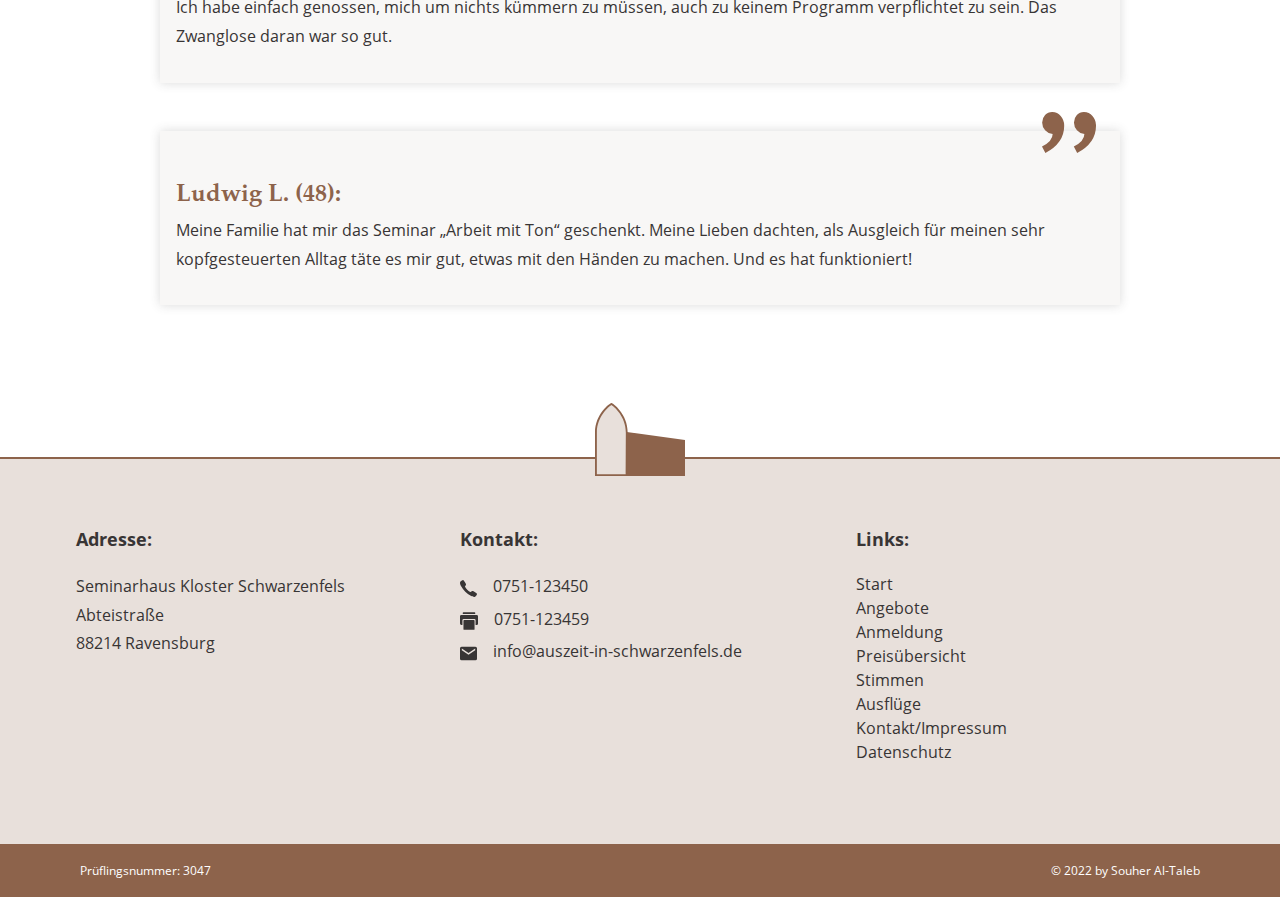
<file: html/stimmen.html>
<!DOCTYPE html>
<html lang="de">

<head>
    <meta charset="utf-8">
    <meta http-equiv="content-type" content="text/html" charset=utf-8">

    <meta name="viewport" content="width=device-width, initial-scale=1.0">
    <meta name="description" content="#">
    <meta name="robots" content="index,follow">

<!------- Seitenidentität --------->
    <title>Stimmen</title>
    <link rel="icon" href="../images/logo_fenster.svg" sizes="16x16">

<!------------ BOOTSTRAP Css ------------>
    <link href="../bootstrap/css/bootstrap.min.css" rel="stylesheet">

<!------------ MAIN Css ------------>   
<link rel="stylesheet" href="../css/style.css">

<!------------ CUSTOM Css ------------>   
    <link rel="stylesheet" href="../css/header.css">
    <link rel="stylesheet" href="../css/preistabelle.css">
    
<!------------ Fonts Css ------------>
    <link rel="stylesheet" href="../css/font.css">

<!------------ Colors Css ------------>
<link rel="stylesheet" href="../css/accessibility_color.css">

</head>

<body cz-shortcut-listen="true" >
<!------------------------------- HEADER ------------------------------->
<div class="header-holder fixed-top navbar">
  <header class="header"> <!--container-fluid-->
      <!--logo-->
      <a href="../index.html" class="navbar-brand"> 
          <img src="../images/Logo_Kloster.svg" class="navbar-brand-unscrolled" alt="Logo Seminarhaus Kloster Schwarzenfels" title="Logo Seminarhaus Kloster Schwarzenfels">
          <img src="../images/logo_kloster_scroll.svg" class="navbar-brand-scrolled" title="Logo Seminarhaus Kloster Schwarzenfels"> 
      </a>

      <!--burger menu-->
      <div  class="device-menu position-absolute"> 
          <a href="#" class="device-menu__inner">
            <span></span>
            <span></span>
            <span></span>
          </a> 
      </div>  
    
     <!--navigations punkten-->
    <nav class="header-nav">
        
        <img class="bg_img_nav" src="../images/nav_bg_left.svg" alt="Kirchenfenster" title="Kirchenfenster">
        <img class="bg_img_nav_right" src="../images/nav_bg_right.svg" alt="Kirchenfenster" title="Kirchenfenster">
     
      <div class="header-nav__inner">
        <ul class="header-menu-list navbar navbar-nav">
          <li class="header-menu-item"> <a href="../index.html">Start</a> </li>
          <li class="header-menu-item"> <a href="angebote.html">Angebote</a> </li>
          <li class="header-menu-item"> <a href="anmeldung.html">Anmeldung</a> </li>
          <li class="header-menu-item"> <a href="preisuebersicht.html">Preisübersicht</a> </li>
          <li class="header-menu-item"> <a href="stimmen.html">Stimmen</a> </li>
          <li class="header-menu-item"> <a href="ausfluege.html">Ausflüge</a> </li>
          <li class="header-menu-item"> <a href="impressum.html">Kontakt/Impressum</a> </li>
          <li class="header-menu-item"> <a href="#">Datenschutz</a> </li>
        </ul>
        </div>
    </nav>

  </header>
</div>
<!------------------------------- Barrierfrei Buttons------------------------------->
<div class="barrierfrei_buttons">
  <button class="btn plus"> <img src="../images/plus.svg" alt="Schrift groeße" title="Schrift groeße"> </button>
  <button class="btn minus"> <img src="../images/minus.svg" alt="Schrift kleine" title="Schrift kleine"> </button>
  <button class="color accessibility_link"> <img src="../images/color.svg" alt="Schwarz/Weiß Modus" title="Schwarz/Weiß Modus" id="imgClickAndChange" onclick="changeImage()" > </button>
</div>
<!------------------------------- HEADER BILD ------------------------------->
<div class="page-header-content headerbild"> 
    <img src="../images/stimmen_header.jpg" class="img-fluid img_header_opacity opacity-75">
    <img src="../images/stimmen_header.jpg" class="img-fluid img_header filter" alt="Mann und Frau in den Diskussion" title="Mann und Frau in den Diskussion">
    <div class=" text_header" >
        <h1 class="white d-md-block mb-2" > Stimmen </h1>
        <h3 class="white">Das sagen unsere Gäste</h3>
    </div>
</div>

<!------------------------------- STIMMEN ------------------------------->
<div class="main-container" >
    <h2 class="headline"> Stimmen</h2>
    <p class="body mb-4">Das sagen G&auml;ste, die unser Angebot im Probebetrieb getestet haben:
    </p>
    <div class="d-block"> 
        <!-- CARD 1-->
        <div class="col-10 mx-auto"> 
        <div class="card mt-5">
            <div class="icon"> 
                <img src="../images/quote_icon.svg" class="quote_icon_small" alt="quote icon" title="Quote Icon">
            </div>
            <div class="card-body mb-2">
            <h4 class="card-title">Anette A. (27):</h4>
            <p class="card-text small">Ich habe mit meiner Mutter und meiner Schwester ein 
                Yoga-Wochenende im Kloster Schwarzenfels verbracht 
                und kann es nur weiterempfehlen. In der freien Zeit ist die 
                Natur nicht weit – oder auch eine Eisdiele in der Stadt.</p>
          </div>
        </div>
        </div>
    
        <!-- CARD 2-->
        <div class="col-10 mx-auto""> 
            <div class="card mt-5">
                <div class="icon"> 
                    <img src="../images/quote_icon.svg" class="quote_icon_small" alt="quote icon" title="Quote Icon">
                </div>
                <div class="card-body mb-2">
                <h4 class="card-title">Susanne S. (53):  </h4>
                <p class="card-text small">Ich bin beruflich sehr angespannt. Zum Glück habe ich das Schweige-Angebot im Kloster Schwarzenfels entdeckt. Nur bei den gemeinsamen Mahlzeiten wird geredet, aber auch da 
                    nur das Nötigste. Das funktioniert gut, weil die Atmosphäre im Haus stimmt.</p>
              </div>
            </div>
        </div>  
        
        <!-- CARD 3-->
        <div class="col-10 mx-auto""> 
                <div class="card mt-5">
                    <div class="icon"> 
                        <img src="../images/quote_icon.svg" class="quote_icon_small" alt="quote icon" title="Quote Icon">
                    </div>
                    <div class="card-body mb-2">
                    <h4 class="card-title">Bernd B. (73): </h4>
                    <p class="card-text small">Ruhe erleben, versorgt werden, zu mir kommen – das sind die entscheidenden Punkte meines Aufenthalts im Kloster Schwarzenfels. Was ich keinesfalls will, das sind Gesprächskreise. Aber ich habe ja die Wahl.</p>
                  </div>
                </div>
        </div> 

        <!-- CARD 4-->
        <div class="col-10 mx-auto""> 
            <div class="card mt-5">
                <div class="icon"> 
                    <img src="../images/quote_icon.svg" class="quote_icon_small" alt="quote icon" title="Quote Icon">
                </div>
                <div class="card-body mb-2">
                <h4 class="card-title">Hanna H. (66): </h4>
                <p class="card-text small">Ich habe einfach genossen, mich um nichts kümmern zu müssen, auch zu keinem Programm verpflichtet zu sein. Das Zwanglose daran war so gut.</p>
              </div>
            </div>
        </div>

        <!-- CARD 5-->
        <div class="col-10 mx-auto""> 
            <div class="card mt-5">
                <div class="icon"> 
                    <img src="../images/quote_icon.svg" class="quote_icon_small" alt="quote icon" title="Quote Icon">
                </div>
                <div class="card-body mb-2">
                <h4 class="card-title"> Ludwig L. (48):  </h4>
                <p class="card-text small">Meine Familie hat mir das Seminar „Arbeit mit Ton“ geschenkt. Meine Lieben dachten, 
                    als Ausgleich für meinen sehr kopfgesteuerten Alltag täte es mir gut, etwas mit den Händen 
                    zu machen. Und es hat funktioniert! </p>
              </div>
            </div>
        </div>
    
    </div>
</div>

<!------------------------------- FOOTER ------------------------------->
<!--LOGO-->
<div class=" text-center">
  <img src="../images/logo_footer.svg"  class="logo_footer" alt="Logo" title="Logo"> 
</div>
<div class="container-fluid pb-0 mb-0 justify-content-center text-light ">


<footer class="main-container">

  <div class="my-5  py-3">
          <div class="row flex-sm-wrap-reverse" >

              <!-- ADRESSE -->
              <div class="col-xl-4 col-md-4 col-sm-12 col-12 content-hidden pe-4" >
                  <p class="mb-sm-0 mb-lg-3 mt-sm-0 mt-5"><b>Adresse:</b></p>
                   <p class="mb-1 small-footer">Seminarhaus Kloster Schwarzenfels <br> Abteistraße <br>88214 Ravensburg</p> 
              </div>

              <!-- KONTAKT -->
              <div class="col-xl-4 col-md-4 col-sm-8 col-12 content-hidden">
                      <p class="mb-sm-0 mb-lg-3 mt-sm-0 mt-5"><b>Kontakt:</b></p>
                      <div class="d-flex kontakt">
                          <img src="../images/phone.svg" class="pe-3" alt="Phone Icon" title="Phone Icon" > 
                          <p class="mb-1 small-footer"> <a href="#" class="footer-links"> 0751-123450</a> <br> </p> 
                      </div>
                      <div class="d-flex kontakt">
                          <img src="../images/fax.svg" class="pe-3" alt="Fax Icon" title="Fax Icon" > 
                          <p class="mb-1 small-footer"> <a href="#" class="footer-links"> 0751-123459</a> <br> </p> 
                      </div>
                      <div class="d-flex kontakt">
                          <img src="../images/mail.svg" class="pe-3" alt="E-Mail Icon" title="E-Mail Icon" > 
                          <p class="mb-1 small-footer"> <a href="#" class="footer-links"> info&commat;auszeit-in-schwarzenfels.de </a> <br> </p> 
                      </div>
                      
              </div>

              <!-- NAV -->
              <div class="col-xl-4 col-md-4 col-sm-3 col-12 content-hidden ps-4 ">
                  <p class="mb-sm-0 mb-lg-3 mt-sm-0 mt-5"><b>Links:</b></p>
                  <ul class="list-unstyled ">
                    <div> 
                      <li> <a href="../index.html" class="footer-links  "> Start            </a> </li> 
                      <li> <a href="angebote.html" class="footer-links my-sm-3 my-md-0"> Angebote         </a> </li>
                      <li> <a href="anmeldung.html" class="footer-links"> Anmeldung        </a> </li>
                      <li> <a href="preisuebersicht.html" class="footer-links"> Preisübersicht   </a> </li>
                      <li> <a href="stimmen.html" class="footer-links"> Stimmen          </a> </li> 
                      <li> <a href="ausfluege.html" class="footer-links"> Ausflüge         </a> </li>
                      <li> <a href="impressum.html" class="footer-links"> Kontakt/Impressum</a> </li>
                      <li> <a href="#" class="footer-links"> Datenschutz      </a> </li>
                    </div>
                  </ul>
              </div>



           </div>
   </div>

</footer>
</div>

<div class="footer-end">
  <div class="main-container d-flex f-end"> 
<p class="p-footer float-start"> Prüflingsnummer: 3047 </p>
<p class="p-footer float-end"> &copy; 2022 by Souher Al-Taleb</p>
</div>
</div>

<!------------------------------- SCRIPT ------------------------------->
<script src="../bootstrap/js/bootstrap.bundle.min.js"></script>
<script type="text/javascript" src="../js/burgermenu.js"></script>
<script type="text/javascript" src="../js/jquery_logo_scroll.js"></script>
<script type="text/javascript" src="../js/menu_scroll.js"></script>
<script type="text/javascript" src="../js/jquery_font.js"></script>
<script type="text/javascript" src="../js/accessibility_font.js"></script>

</body>
</html>
</file>
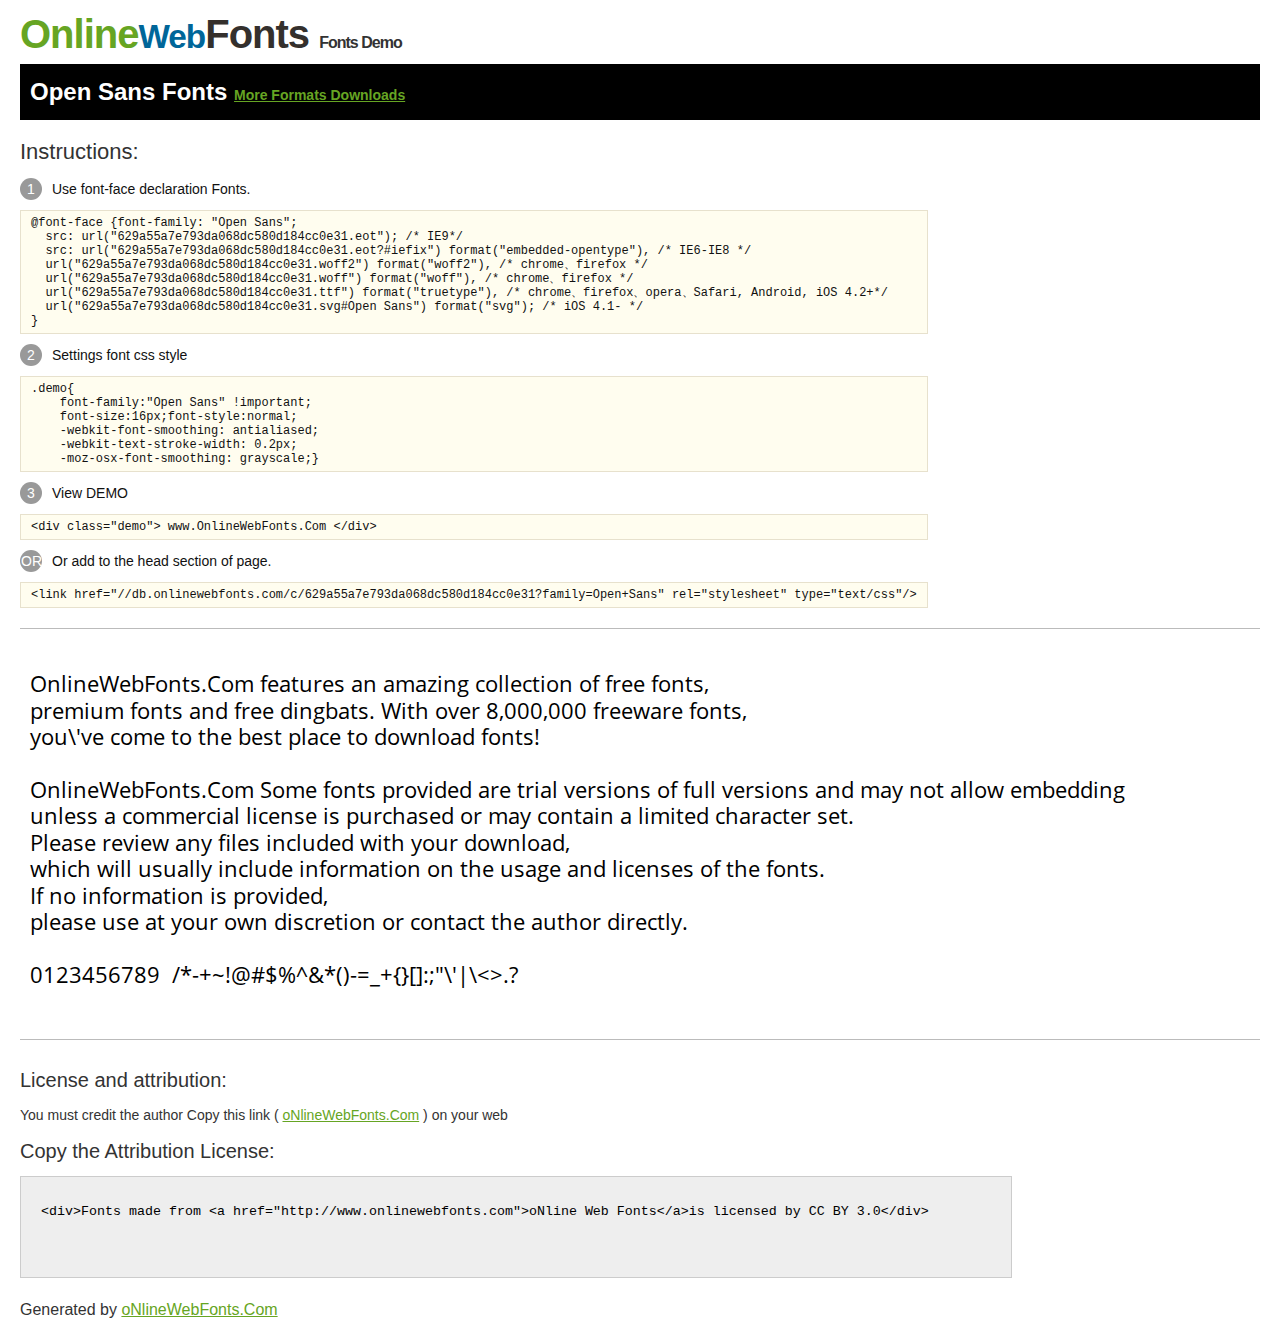
<file: fonts/opensans/@font-face/Demo.html>
<!DOCTYPE html>
<html>
<head>
<meta charset="utf-8"/>
<title>Open Sans Font - OnlineWebFonts.COM</title>
<style type="text/css">
@font-face {font-family: "Open Sans";
  src: url("629a55a7e793da068dc580d184cc0e31.eot"); /* IE9*/
  src: url("629a55a7e793da068dc580d184cc0e31.eot?#iefix") format("embedded-opentype"), /* IE6-IE8 */
  url("629a55a7e793da068dc580d184cc0e31.woff2") format("woff2"), /* chrome、firefox */
  url("629a55a7e793da068dc580d184cc0e31.woff") format("woff"), /* chrome、firefox */
  url("629a55a7e793da068dc580d184cc0e31.ttf") format("truetype"), /* chrome、firefox、opera、Safari, Android, iOS 4.2+*/
  url("629a55a7e793da068dc580d184cc0e31.svg#Open Sans") format("svg"); /* iOS 4.1- */
}
*{margin:0;padding:0;list-style:none;}pre{border:solid 1px #e7e1cd;background-color:#fffdef;overflow:auto;font-size:12px;line-height:14px;margin-top:10px;margin-right:0;margin-bottom:10px;margin-left:0;padding-top:5px;padding-right:10px;padding-bottom:5px;padding-left:10px;}.demo pre{color:#000;line-height: 1.2em;font-family:"Open Sans"!important;font-size:22px;background-color:#FFF;border-top-width:0px;border-right-width:0px;border-bottom-width:0px;border-left-width:0px;}body{font-family:sans-serif;line-height:1.5;font-size:16px;padding:20px;color:#333;}:hover,:before,:after{-webkit-transition:all 0.1s ease-in;-moz-transition:all 0.1s ease-in;-ms-transition:all 0.1s ease-in;-o-transition:all 0.1s ease-in;transition:all 0.1s ease-in;}*{-moz-box-sizing:border-box;-webkit-box-sizing:border-box;box-sizing:border-box;margin:0;padding:0;}a{color:#66A523;}h1.logo{font-size:40px;letter-spacing:-1px;margin-top:-16px;}h1.logo strong{font-size:16px;font-family:sans-serif;color:#333;}h1.logo a{color:#34302d;text-decoration:none;}h1.logo a span{color:#66A523;}h1.logo a small{color:#006699;}.info{float:left;font-size:14px;margin-top:15px;}.info ul{margin-left:0px;color:#111;margin-bottom:20px;}.info .exs{font-size:12px;color:#666;margin-left:35px;display:block;}.info ul li{margin-top:10px;list-style:none;}.info .numno{color:#fff;border-radius:20px;padding:1px;display:inline-block;width:22px;height:22px;text-align:center;margin-right:10px;background-color:#999999;}.info ul strong{font-weight:normal;color:#000;}.info .inst{font-size:22px;margin-bottom:10px;}.demo{float:left;width:100%;height:auto;border-top-width:1px;border-top-style:solid;border-top-color:#bbb;border-bottom-width:1px;border-bottom-style:solid;border-bottom-color:#bbb;padding-bottom:10px;}.demo .demo_svg{float:left;height:auto;width:100px;margin-right:5px;margin-left:5px;margin-bottom:10px;}.demo .demo_svg i{float:left;height:80px;width:80px;text-align:center;font-size:40px;margin-left:10px;line-height:80px;color:#777;}.demo .demo_svg .code{float:left;height:20px;width:100%;overflow:hidden;text-align:center;line-height:20px;font-size:11px;color:#666;}.demo .demo_svg .txt{float:left;height:20px;width:100%;font-size:11px;text-align:center;white-space:nowrap;overflow:hidden;line-height:20px;}.demo .demo_svg:hover i{font-size:60px;color:#333;}.by{padding-top:15px;float:left;width:100%;margin-top:10px;margin-right:0;margin-bottom:10px;margin-left:0;}.by{margin-bottom:10px;font-size:20px;}.by .attr{font-size:14px;color:#333;padding-top:10px;padding-bottom:10px;}textarea{width:80%;height:auto;border:1px solid #CCC;resize:none;background:#EEE;padding:20px;float:left;margin-top:10px;line-height:30px;}#footer{float:left;width:100%;margin-top:10px;padding-bottom:20px;}h2{background-color:#000;padding-top:10px;padding-bottom:10px;padding-left:10px;color:#FFF;}
</style>
</head>
<body>
<h1 class="logo"> <a href="http://www.onlinewebfonts.com/"> <span>Online</span><small>Web</small>Fonts</a> <strong>Fonts Demo</strong></h1>
<h2>
Open Sans Fonts <a style="font-size:14px;" href="http://www.onlinewebfonts.com/download/629a55a7e793da068dc580d184cc0e31" target="_blank">More Formats Downloads</a></h2>
<div class="info">
  <div class="inst">Instructions:</div>
  <ul>
    <li>
      <p> <span class="numno">1</span>Use font-face declaration Fonts.<br />
        <span class="exs">
        <pre>
@font-face {font-family: "Open Sans";
  src: url("629a55a7e793da068dc580d184cc0e31.eot"); /* IE9*/
  src: url("629a55a7e793da068dc580d184cc0e31.eot?#iefix") format("embedded-opentype"), /* IE6-IE8 */
  url("629a55a7e793da068dc580d184cc0e31.woff2") format("woff2"), /* chrome、firefox */
  url("629a55a7e793da068dc580d184cc0e31.woff") format("woff"), /* chrome、firefox */
  url("629a55a7e793da068dc580d184cc0e31.ttf") format("truetype"), /* chrome、firefox、opera、Safari, Android, iOS 4.2+*/
  url("629a55a7e793da068dc580d184cc0e31.svg#Open Sans") format("svg"); /* iOS 4.1- */
}
</pre>
      </span> 
    </li>
    <li>
      <p> <span class="numno">2</span>Settings font css style <br />
      <span class="exs">
<pre>
.demo{
    font-family:"Open Sans" !important;
    font-size:16px;font-style:normal;
    -webkit-font-smoothing: antialiased;
    -webkit-text-stroke-width: 0.2px;
    -moz-osx-font-smoothing: grayscale;}
</pre>
      </span> 
    </li>
    <li>
      <p> <span class="numno">3</span>View DEMO <br />
      <span class="exs"><pre>
&lt;div class="demo"&gt; www.OnlineWebFonts.Com &lt;/div&gt;
</pre></span> 
    </li>
    <li>
      <p> <span class="numno">OR</span>Or add to the head section of page. <br />
      <span class="exs"><pre>
&lt;link href="//db.onlinewebfonts.com/c/629a55a7e793da068dc580d184cc0e31?family=Open+Sans" rel="stylesheet" type="text/css"/&gt;
</pre></span> 
    </li>
  </ul>
</div>
<div class="demo">
<pre>

OnlineWebFonts.Com features an amazing collection of free fonts,
premium fonts and free dingbats. With over 8,000,000 freeware fonts, 
you\'ve come to the best place to download fonts! 

OnlineWebFonts.Com Some fonts provided are trial versions of full versions and may not allow embedding 
unless a commercial license is purchased or may contain a limited character set. 
Please review any files included with your download, 
which will usually include information on the usage and licenses of the fonts. 
If no information is provided, 
please use at your own discretion or contact the author directly. 

0123456789  /*-+~!@#$%^&*()-=_+{}[]:;"\'|\<>.?

</pre>
</div>

<div class="by">
<div class="by_title">License and attribution:</div>
<div class="attr">You must credit the author Copy this link ( <a href="http://www.onlinewebfonts.com" target="_blank">oNlineWebFonts.Com</a> ) on your web </div><div class="usetitle">Copy the Attribution License:</div>
<textarea onclick="this.focus();this.select();">&lt;div&gt;Fonts made from &lt;a href="http://www.onlinewebfonts.com"&gt;oNline Web Fonts&lt;/a&gt;is licensed by CC BY 3.0&lt;/div&gt;</textarea>
</div>
<div id="footer">
    <div>Generated by <a href="http://www.onlinewebfonts.com" target="_blank">oNlineWebFonts.Com</a></div>
</div>
</body>
</html>
</file>
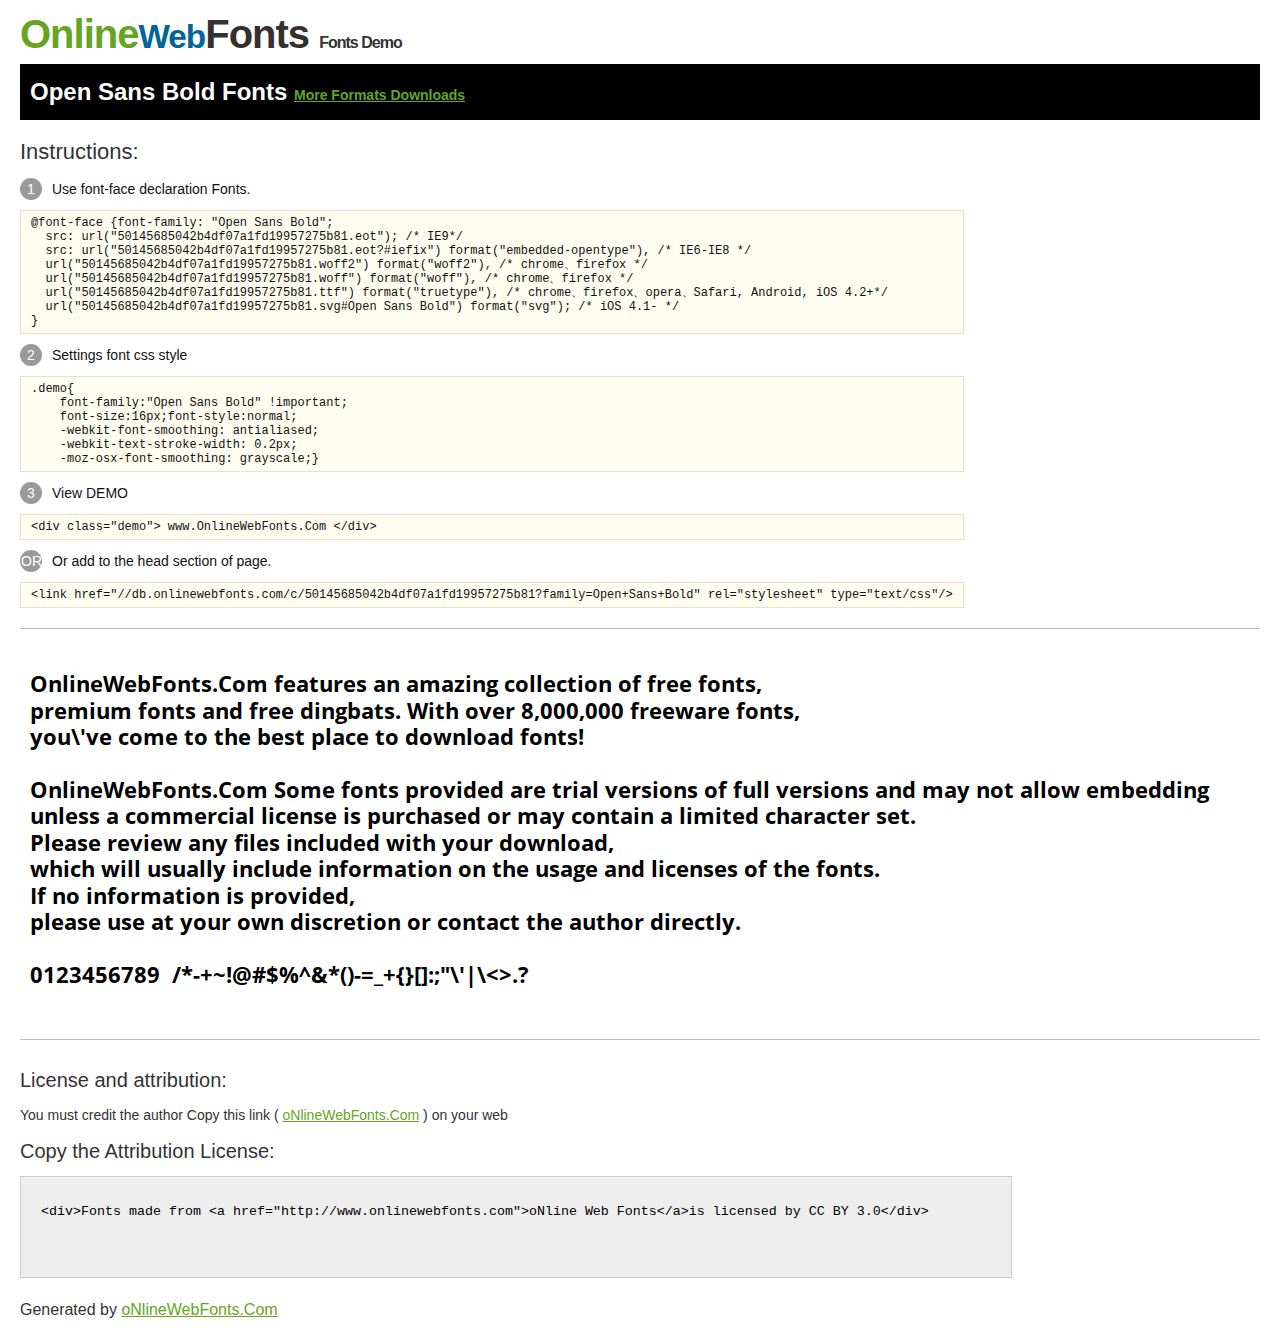
<file: fonts/opensans_bold/@font-face/Demo.html>
<!DOCTYPE html>
<html>
<head>
<meta charset="utf-8"/>
<title>Open Sans Bold Font - OnlineWebFonts.COM</title>
<style type="text/css">
@font-face {font-family: "Open Sans Bold";
  src: url("50145685042b4df07a1fd19957275b81.eot"); /* IE9*/
  src: url("50145685042b4df07a1fd19957275b81.eot?#iefix") format("embedded-opentype"), /* IE6-IE8 */
  url("50145685042b4df07a1fd19957275b81.woff2") format("woff2"), /* chrome、firefox */
  url("50145685042b4df07a1fd19957275b81.woff") format("woff"), /* chrome、firefox */
  url("50145685042b4df07a1fd19957275b81.ttf") format("truetype"), /* chrome、firefox、opera、Safari, Android, iOS 4.2+*/
  url("50145685042b4df07a1fd19957275b81.svg#Open Sans Bold") format("svg"); /* iOS 4.1- */
}
*{margin:0;padding:0;list-style:none;}pre{border:solid 1px #e7e1cd;background-color:#fffdef;overflow:auto;font-size:12px;line-height:14px;margin-top:10px;margin-right:0;margin-bottom:10px;margin-left:0;padding-top:5px;padding-right:10px;padding-bottom:5px;padding-left:10px;}.demo pre{color:#000;line-height: 1.2em;font-family:"Open Sans Bold"!important;font-size:22px;background-color:#FFF;border-top-width:0px;border-right-width:0px;border-bottom-width:0px;border-left-width:0px;}body{font-family:sans-serif;line-height:1.5;font-size:16px;padding:20px;color:#333;}:hover,:before,:after{-webkit-transition:all 0.1s ease-in;-moz-transition:all 0.1s ease-in;-ms-transition:all 0.1s ease-in;-o-transition:all 0.1s ease-in;transition:all 0.1s ease-in;}*{-moz-box-sizing:border-box;-webkit-box-sizing:border-box;box-sizing:border-box;margin:0;padding:0;}a{color:#66A523;}h1.logo{font-size:40px;letter-spacing:-1px;margin-top:-16px;}h1.logo strong{font-size:16px;font-family:sans-serif;color:#333;}h1.logo a{color:#34302d;text-decoration:none;}h1.logo a span{color:#66A523;}h1.logo a small{color:#006699;}.info{float:left;font-size:14px;margin-top:15px;}.info ul{margin-left:0px;color:#111;margin-bottom:20px;}.info .exs{font-size:12px;color:#666;margin-left:35px;display:block;}.info ul li{margin-top:10px;list-style:none;}.info .numno{color:#fff;border-radius:20px;padding:1px;display:inline-block;width:22px;height:22px;text-align:center;margin-right:10px;background-color:#999999;}.info ul strong{font-weight:normal;color:#000;}.info .inst{font-size:22px;margin-bottom:10px;}.demo{float:left;width:100%;height:auto;border-top-width:1px;border-top-style:solid;border-top-color:#bbb;border-bottom-width:1px;border-bottom-style:solid;border-bottom-color:#bbb;padding-bottom:10px;}.demo .demo_svg{float:left;height:auto;width:100px;margin-right:5px;margin-left:5px;margin-bottom:10px;}.demo .demo_svg i{float:left;height:80px;width:80px;text-align:center;font-size:40px;margin-left:10px;line-height:80px;color:#777;}.demo .demo_svg .code{float:left;height:20px;width:100%;overflow:hidden;text-align:center;line-height:20px;font-size:11px;color:#666;}.demo .demo_svg .txt{float:left;height:20px;width:100%;font-size:11px;text-align:center;white-space:nowrap;overflow:hidden;line-height:20px;}.demo .demo_svg:hover i{font-size:60px;color:#333;}.by{padding-top:15px;float:left;width:100%;margin-top:10px;margin-right:0;margin-bottom:10px;margin-left:0;}.by{margin-bottom:10px;font-size:20px;}.by .attr{font-size:14px;color:#333;padding-top:10px;padding-bottom:10px;}textarea{width:80%;height:auto;border:1px solid #CCC;resize:none;background:#EEE;padding:20px;float:left;margin-top:10px;line-height:30px;}#footer{float:left;width:100%;margin-top:10px;padding-bottom:20px;}h2{background-color:#000;padding-top:10px;padding-bottom:10px;padding-left:10px;color:#FFF;}
</style>
</head>
<body>
<h1 class="logo"> <a href="http://www.onlinewebfonts.com/"> <span>Online</span><small>Web</small>Fonts</a> <strong>Fonts Demo</strong></h1>
<h2>
Open Sans Bold Fonts <a style="font-size:14px;" href="http://www.onlinewebfonts.com/download/50145685042b4df07a1fd19957275b81" target="_blank">More Formats Downloads</a></h2>
<div class="info">
  <div class="inst">Instructions:</div>
  <ul>
    <li>
      <p> <span class="numno">1</span>Use font-face declaration Fonts.<br />
        <span class="exs">
        <pre>
@font-face {font-family: "Open Sans Bold";
  src: url("50145685042b4df07a1fd19957275b81.eot"); /* IE9*/
  src: url("50145685042b4df07a1fd19957275b81.eot?#iefix") format("embedded-opentype"), /* IE6-IE8 */
  url("50145685042b4df07a1fd19957275b81.woff2") format("woff2"), /* chrome、firefox */
  url("50145685042b4df07a1fd19957275b81.woff") format("woff"), /* chrome、firefox */
  url("50145685042b4df07a1fd19957275b81.ttf") format("truetype"), /* chrome、firefox、opera、Safari, Android, iOS 4.2+*/
  url("50145685042b4df07a1fd19957275b81.svg#Open Sans Bold") format("svg"); /* iOS 4.1- */
}
</pre>
      </span> 
    </li>
    <li>
      <p> <span class="numno">2</span>Settings font css style <br />
      <span class="exs">
<pre>
.demo{
    font-family:"Open Sans Bold" !important;
    font-size:16px;font-style:normal;
    -webkit-font-smoothing: antialiased;
    -webkit-text-stroke-width: 0.2px;
    -moz-osx-font-smoothing: grayscale;}
</pre>
      </span> 
    </li>
    <li>
      <p> <span class="numno">3</span>View DEMO <br />
      <span class="exs"><pre>
&lt;div class="demo"&gt; www.OnlineWebFonts.Com &lt;/div&gt;
</pre></span> 
    </li>
    <li>
      <p> <span class="numno">OR</span>Or add to the head section of page. <br />
      <span class="exs"><pre>
&lt;link href="//db.onlinewebfonts.com/c/50145685042b4df07a1fd19957275b81?family=Open+Sans+Bold" rel="stylesheet" type="text/css"/&gt;
</pre></span> 
    </li>
  </ul>
</div>
<div class="demo">
<pre>

OnlineWebFonts.Com features an amazing collection of free fonts,
premium fonts and free dingbats. With over 8,000,000 freeware fonts, 
you\'ve come to the best place to download fonts! 

OnlineWebFonts.Com Some fonts provided are trial versions of full versions and may not allow embedding 
unless a commercial license is purchased or may contain a limited character set. 
Please review any files included with your download, 
which will usually include information on the usage and licenses of the fonts. 
If no information is provided, 
please use at your own discretion or contact the author directly. 

0123456789  /*-+~!@#$%^&*()-=_+{}[]:;"\'|\<>.?

</pre>
</div>

<div class="by">
<div class="by_title">License and attribution:</div>
<div class="attr">You must credit the author Copy this link ( <a href="http://www.onlinewebfonts.com" target="_blank">oNlineWebFonts.Com</a> ) on your web </div><div class="usetitle">Copy the Attribution License:</div>
<textarea onclick="this.focus();this.select();">&lt;div&gt;Fonts made from &lt;a href="http://www.onlinewebfonts.com"&gt;oNline Web Fonts&lt;/a&gt;is licensed by CC BY 3.0&lt;/div&gt;</textarea>
</div>
<div id="footer">
    <div>Generated by <a href="http://www.onlinewebfonts.com" target="_blank">oNlineWebFonts.Com</a></div>
</div>
</body>
</html>
</file>
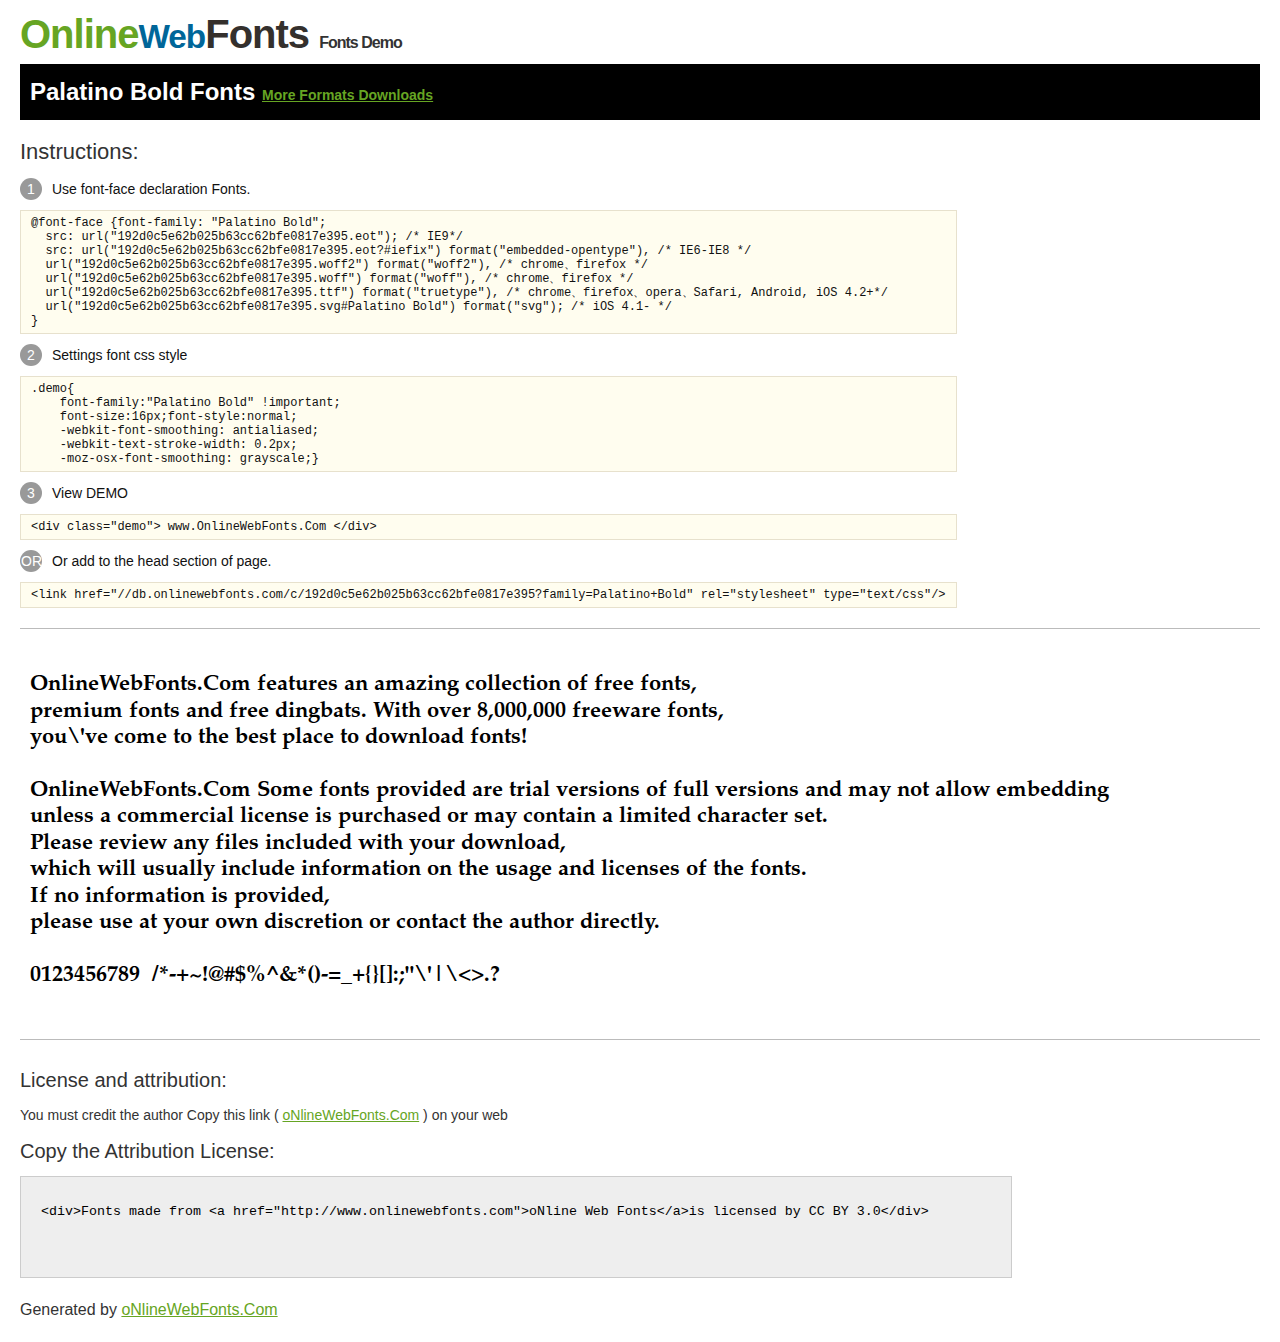
<file: fonts/palatino/@font-face/Demo.html>
<!DOCTYPE html>
<html>
<head>
<meta charset="utf-8"/>
<title>Palatino Bold Font - OnlineWebFonts.COM</title>
<style type="text/css">
@font-face {font-family: "Palatino Bold";
  src: url("192d0c5e62b025b63cc62bfe0817e395.eot"); /* IE9*/
  src: url("192d0c5e62b025b63cc62bfe0817e395.eot?#iefix") format("embedded-opentype"), /* IE6-IE8 */
  url("192d0c5e62b025b63cc62bfe0817e395.woff2") format("woff2"), /* chrome、firefox */
  url("192d0c5e62b025b63cc62bfe0817e395.woff") format("woff"), /* chrome、firefox */
  url("192d0c5e62b025b63cc62bfe0817e395.ttf") format("truetype"), /* chrome、firefox、opera、Safari, Android, iOS 4.2+*/
  url("192d0c5e62b025b63cc62bfe0817e395.svg#Palatino Bold") format("svg"); /* iOS 4.1- */
}
*{margin:0;padding:0;list-style:none;}pre{border:solid 1px #e7e1cd;background-color:#fffdef;overflow:auto;font-size:12px;line-height:14px;margin-top:10px;margin-right:0;margin-bottom:10px;margin-left:0;padding-top:5px;padding-right:10px;padding-bottom:5px;padding-left:10px;}.demo pre{color:#000;line-height: 1.2em;font-family:"Palatino Bold"!important;font-size:22px;background-color:#FFF;border-top-width:0px;border-right-width:0px;border-bottom-width:0px;border-left-width:0px;}body{font-family:sans-serif;line-height:1.5;font-size:16px;padding:20px;color:#333;}:hover,:before,:after{-webkit-transition:all 0.1s ease-in;-moz-transition:all 0.1s ease-in;-ms-transition:all 0.1s ease-in;-o-transition:all 0.1s ease-in;transition:all 0.1s ease-in;}*{-moz-box-sizing:border-box;-webkit-box-sizing:border-box;box-sizing:border-box;margin:0;padding:0;}a{color:#66A523;}h1.logo{font-size:40px;letter-spacing:-1px;margin-top:-16px;}h1.logo strong{font-size:16px;font-family:sans-serif;color:#333;}h1.logo a{color:#34302d;text-decoration:none;}h1.logo a span{color:#66A523;}h1.logo a small{color:#006699;}.info{float:left;font-size:14px;margin-top:15px;}.info ul{margin-left:0px;color:#111;margin-bottom:20px;}.info .exs{font-size:12px;color:#666;margin-left:35px;display:block;}.info ul li{margin-top:10px;list-style:none;}.info .numno{color:#fff;border-radius:20px;padding:1px;display:inline-block;width:22px;height:22px;text-align:center;margin-right:10px;background-color:#999999;}.info ul strong{font-weight:normal;color:#000;}.info .inst{font-size:22px;margin-bottom:10px;}.demo{float:left;width:100%;height:auto;border-top-width:1px;border-top-style:solid;border-top-color:#bbb;border-bottom-width:1px;border-bottom-style:solid;border-bottom-color:#bbb;padding-bottom:10px;}.demo .demo_svg{float:left;height:auto;width:100px;margin-right:5px;margin-left:5px;margin-bottom:10px;}.demo .demo_svg i{float:left;height:80px;width:80px;text-align:center;font-size:40px;margin-left:10px;line-height:80px;color:#777;}.demo .demo_svg .code{float:left;height:20px;width:100%;overflow:hidden;text-align:center;line-height:20px;font-size:11px;color:#666;}.demo .demo_svg .txt{float:left;height:20px;width:100%;font-size:11px;text-align:center;white-space:nowrap;overflow:hidden;line-height:20px;}.demo .demo_svg:hover i{font-size:60px;color:#333;}.by{padding-top:15px;float:left;width:100%;margin-top:10px;margin-right:0;margin-bottom:10px;margin-left:0;}.by{margin-bottom:10px;font-size:20px;}.by .attr{font-size:14px;color:#333;padding-top:10px;padding-bottom:10px;}textarea{width:80%;height:auto;border:1px solid #CCC;resize:none;background:#EEE;padding:20px;float:left;margin-top:10px;line-height:30px;}#footer{float:left;width:100%;margin-top:10px;padding-bottom:20px;}h2{background-color:#000;padding-top:10px;padding-bottom:10px;padding-left:10px;color:#FFF;}
</style>
</head>
<body>
<h1 class="logo"> <a href="http://www.onlinewebfonts.com/"> <span>Online</span><small>Web</small>Fonts</a> <strong>Fonts Demo</strong></h1>
<h2>
Palatino Bold Fonts <a style="font-size:14px;" href="http://www.onlinewebfonts.com/download/192d0c5e62b025b63cc62bfe0817e395" target="_blank">More Formats Downloads</a></h2>
<div class="info">
  <div class="inst">Instructions:</div>
  <ul>
    <li>
      <p> <span class="numno">1</span>Use font-face declaration Fonts.<br />
        <span class="exs">
        <pre>
@font-face {font-family: "Palatino Bold";
  src: url("192d0c5e62b025b63cc62bfe0817e395.eot"); /* IE9*/
  src: url("192d0c5e62b025b63cc62bfe0817e395.eot?#iefix") format("embedded-opentype"), /* IE6-IE8 */
  url("192d0c5e62b025b63cc62bfe0817e395.woff2") format("woff2"), /* chrome、firefox */
  url("192d0c5e62b025b63cc62bfe0817e395.woff") format("woff"), /* chrome、firefox */
  url("192d0c5e62b025b63cc62bfe0817e395.ttf") format("truetype"), /* chrome、firefox、opera、Safari, Android, iOS 4.2+*/
  url("192d0c5e62b025b63cc62bfe0817e395.svg#Palatino Bold") format("svg"); /* iOS 4.1- */
}
</pre>
      </span> 
    </li>
    <li>
      <p> <span class="numno">2</span>Settings font css style <br />
      <span class="exs">
<pre>
.demo{
    font-family:"Palatino Bold" !important;
    font-size:16px;font-style:normal;
    -webkit-font-smoothing: antialiased;
    -webkit-text-stroke-width: 0.2px;
    -moz-osx-font-smoothing: grayscale;}
</pre>
      </span> 
    </li>
    <li>
      <p> <span class="numno">3</span>View DEMO <br />
      <span class="exs"><pre>
&lt;div class="demo"&gt; www.OnlineWebFonts.Com &lt;/div&gt;
</pre></span> 
    </li>
    <li>
      <p> <span class="numno">OR</span>Or add to the head section of page. <br />
      <span class="exs"><pre>
&lt;link href="//db.onlinewebfonts.com/c/192d0c5e62b025b63cc62bfe0817e395?family=Palatino+Bold" rel="stylesheet" type="text/css"/&gt;
</pre></span> 
    </li>
  </ul>
</div>
<div class="demo">
<pre>

OnlineWebFonts.Com features an amazing collection of free fonts,
premium fonts and free dingbats. With over 8,000,000 freeware fonts, 
you\'ve come to the best place to download fonts! 

OnlineWebFonts.Com Some fonts provided are trial versions of full versions and may not allow embedding 
unless a commercial license is purchased or may contain a limited character set. 
Please review any files included with your download, 
which will usually include information on the usage and licenses of the fonts. 
If no information is provided, 
please use at your own discretion or contact the author directly. 

0123456789  /*-+~!@#$%^&*()-=_+{}[]:;"\'|\<>.?

</pre>
</div>

<div class="by">
<div class="by_title">License and attribution:</div>
<div class="attr">You must credit the author Copy this link ( <a href="http://www.onlinewebfonts.com" target="_blank">oNlineWebFonts.Com</a> ) on your web </div><div class="usetitle">Copy the Attribution License:</div>
<textarea onclick="this.focus();this.select();">&lt;div&gt;Fonts made from &lt;a href="http://www.onlinewebfonts.com"&gt;oNline Web Fonts&lt;/a&gt;is licensed by CC BY 3.0&lt;/div&gt;</textarea>
</div>
<div id="footer">
    <div>Generated by <a href="http://www.onlinewebfonts.com" target="_blank">oNlineWebFonts.Com</a></div>
</div>
</body>
</html>
</file>
<file: css/style.css>
@charset "UTF-8";

.clear {
    clear: both;
}

* {
     scroll-behavior: smooth;
    box-sizing: border-box;
    -webkit-box-sizing: border-box;
    -moz-box-sizing: border-box;
    background-color: transparent;
    font-family: 'Open Sans';
}

html {
  font-family: 'Open Sans';
  overflow-x: hidden;
  scroll-behavior: smooth;
}

body{
  font-size: 16px;
}

/* FARBEN */
:root {
	--my-brown: #8d634b;
	--my-darkbrown: #553929;
	--my-lightbrown: #e8e0db;
  --my-bg: #f8f7f6;
  --my-body: #383535;
}

h1, h2, h3, h4 {
    font-family: "Palatino Bold";
    margin-bottom: 0.5rem;
    color: #8d634b;
}
h1{
  font-size: 3.5rem; 
}
h2{
    font-size: 2.5em;
}
h3{
    font-size: 2em;
}
h4{
    font-size: 1.5em;
}
h5{
    font-size: 1.25em;
    font-family: 'Open Sans';
    color: #553929;
    font-weight: 700;
}

p {
    font-size: 1.125em; /* 18px */
    font-family: 'Open Sans';
    color: #383535;
    line-height: 1.8;
}
.small_text{
  font-size: 0.75em; /* 12px */
}
.flex-box {
    display: flex;
}

.wrap {
    padding: 0 3%;
}

section {
   padding: 200px 0;
}


.pr-4{
    padding-right: 4rem;
}


/************************** HEADERBILD **************************/                                                  
.headerbild{
   margin-top: 12%; 
   position: relative;
   text-align: left;
}
.headerbild img{
  width: 100%;
}
 .dark-brown{
    color: #553929;  
}
#padding_stoerer{
    padding-left: 7rem;
}
#position_stoerer{
    position: absolute;
    top: 20%;
    padding-left: 4rem;
}
.teaser-text{
    color: #8D634B;
    font-weight: 700;
    font-size: 1em;
    margin-bottom: 0;
    padding-right: 6rem;
    /* letter-spacing: 0.05rem; */
    text-align-last: end;
}
/*** Störer ***/
.white{
    color: #ffffff;
}
.small{
    font-size: 1em;
}
.background{
    background-color: #8d634b;
    padding: 2rem 1rem 1rem 4rem;
    position: absolute;
    bottom: 0;
    clip-path: polygon(0% 1%, 100% 35px, 100% 100%, 0% calc(100% - 0px));
    
}

/************************** BARRIERFREI BUTTONS **************************/
.barrierfrei_buttons{
  background-color: var(--my-darkbrown);
  position: fixed;
  display: grid;
  top: 50%;
  right: 0;
  width: 4rem;
  z-index: 1;
}

button.minus {
  border: none;
  height: 4rem;
}
button.minus:hover {
background-color: var(--my-brown);
}
button.plus {
  border: none;
  height: 4rem;
}
button.plus:hover {
  background-color: var(--my-brown);
  }

/* color*/
button.color {
  border: none;
  height: 4rem;
  background-color: white;
}

/************************** START **************************/   
.main-container{
    margin-left: 4rem;
    margin-right: 4rem;
}
.headline{
    margin-top: 6rem;
    position: relative;
    font-family: "Palatino Bold";
}
.img-shadow{
    color: #E8E0DB;
    box-shadow: none;
    box-shadow: 1rem 1rem;
}
/************************** ANGEBOTE **************************/   
.card{
    background-color: #F8F7F6;
    border-radius: 0px;
    border: none;
    box-shadow: 0px 0px 10px rgba(70, 69, 69, 0.2);
}
.img-card{
  clip-path: polygon(0% 0%, 100% 0px, 100% 90%, 0% calc(100% - 0px));
}
.img-card-opacity{
  width: 100%;
  position: absolute;
}
.card-body {
  padding: 1.5rem 1rem;
}
.btn-primary{
    background-color: #8d634b;
    border: none;
    border-radius: 0;
    margin-top: 2rem;
    padding: 0.5rem 1.5rem;
    align-items: center;
    font-size: 1.125em;
    font-weight: 600;
    -webkit-transition-duration: 0.5s;
    transition-duration: 0.5s;
    -webkit-box-shadow: 0px 0px 0 0 #000000 inset, 0px 0px 0 0 #000000 inset;
    box-shadow: 0px 0px 0 0 #000000 inset, 0px 0px 0 0 #000000 inset;
}
.btn-primary:hover{
    background-color: #553929;
}
.btn-primary a {
  color: white;
  text-decoration: none;
}

.bg_grafik{
    position: absolute;
    right: 0;
    margin-top: -4rem;
}
/************************** STIMMEN **************************/  
.quote_icon{
    width: 10%;
    right: 0;
    margin-top: -1.5rem;
    margin-right: 1.5rem;
}
.icon {
    text-align-last: end;
}
/************************** FOOTER **************************/
.logo_footer{
    margin-bottom: -15rem;
}

.container-fluid {
    overflow: hidden;
    margin-top: 8rem;
    background: #e8e0db;
    border-top: #8d634b 2px solid;
}
  
.small-footer{
    font-size: 1em;
}
/* kontakt */
.footer-links{
    text-decoration: none;
    color: #383535;
    font-size: 1em;
    font-family: "Open Sans";
}
.footer-links:hover{
  text-decoration: none;
  color: #553929;
  font-weight: 600;
  transition: cubic-bezier(0.165, 0.84, 0.44, 1);
}
.kontakt{
    align-items: inherit;
}

/* Footer legal */
.footer-end {
    padding: 1rem 1rem;
    background-color: #8D634B;
}

.p-footer{
    color: #ffffff;
    font-size: 0.75em;
    margin: 0;
}
.f-end{
    flex-wrap: wrap;
    white-space: nowrap;
}
.p-footer:nth-last-child(2) {
    flex: 1;
}

/************************** UNTERSEITEN **************************/
/*--------------------------------------------------------------*/

/************************** Angebote **************************/
.img_header{

  clip-path: polygon(0% 0%, 100% 0px, 100% 100%, 14% calc(100% - 0px));

}
.img_header_opacity {
  position: absolute;
}

.text_header{
  top: 38%;
  position: absolute;
  padding-left: 4rem;
}
.filter{
  filter: brightness(70%);
  clip-path: polygon(0% 0%, 100% 0px, 100% 90%, 0% calc(100% - 0px));
  background-size: cover;
  /*background: -webkit-gradient(linear,left top,right bottom,from(black),to(white)); */
}

span {
  margin-right: 1rem;
  font-family: "Palatino Bold";
}

.separator {
  overflow: hidden;
  position: relative;

}
.separator:after {
  content: "";
  display: inline-block;
  width: 100%;
  height: 1px;
  border-bottom: 3px solid #8d634b;
  position: absolute;
  top: 33%;
  padding-left: 20px;
}

.kurs_info{
  align-items: inherit;
}
.image{
  height: 100%;
  object-fit: cover;
  clip-path: polygon(0% 0%, 100% 0px, 100% 100%, 14% calc(100% - 0px));

}
.image_opacity {
  height: 100%;
  object-fit: cover;
  position: absolute;
  width: 33%;
  clip-path: polygon(0% 0%, 100% 0px, 100% 100%, 5% calc(100% - 0px));
}
/************************** Anmeldung **************************/
.form-label{
  font-family: "Open Sans";
  color: var(--my-brown);
  font-weight: 600;
  font-size: 1.25em;
}
.form_design{
  border-bottom: 1px solid #8d634b !important;
  border-radius: 0;
  border-color: white;
  margin-bottom: 1rem;
}
form{
  width: 100%;
}
.bg_image{
  background-image: url(../images/anmeldung_bg.jpg);
  background-repeat: no-repeat;
  background-size: cover;
}
.form-check-input{
  border-radius: 0 !important;
  border-color: var(--my-brown);
}
.form-check-input:checked {
  background-color: var(--my-brown);
  border-color: var(--my-brown);
}


/************************** Stimmen **************************/
.quote_icon_small{
  right: 0;
  margin-top: -1.5rem;
  margin-right: 1.5rem;
}

/************************** Ausflüge **************************/
.block_center{
  align-items: center;
}
.margin_y{ 
  margin-top: 2rem;
  margin-bottom: 2.5rem;
}
.ausfluege_bg{
  position: absolute;
  width: 58%;
  z-index: -1;
}

.img_shadow_spiegel{
  box-shadow: -1rem 1rem;
  color: #E8E0DB;
}
/************************** Impressum **************************/
.impressum_grafik{
  position: absolute;
  right: 4rem;
  /*top: 50%; */
}
.impressum{
  margin-top: 25%;
    }

/*********************** Responsive Design ***********************/
/*--------------------------------------------------------------*/
@media (min-width: 1920px) {

  .teaser-text {
    padding-right: 28rem;
  }

}


@media (max-width: 992px) {

  h1{
    font-size: 2.5rem; 
  }
 
  p{
    font-size:1em;
  }
  .teaser-text {
    font-size: 0.75em;
    padding-right: 4rem;
  }
  #padding_stoerer {
    padding-left: 5rem;
  }

  #position_stoerer {
   top: 18%; 
   padding-left: 2rem;
  }

  .table>thead {
   font-size: 0.70em;
  }

/* Ausflüge Bilder */
.img-shadow {
  transform: translate(0, 35%);
}
.img_shadow_spiegel {
  transform: translate(0, 35%);
}
}

@media (max-width: 768px) { 

  h1{
    font-size: 2.5rem; 
  }
  h2{
      font-size: 2em;
  }
  h3{
      font-size: 1.5em;
  }
  h4{
      font-size: 1.2em;
  }
  p{
    font-size: 1em;
    }

.background {
  margin: -3rem 2rem;
  padding: 2rem 1rem 1rem 2rem;
  position: relative;
}

.main-container {
  margin-left: 2rem;
  margin-right: 2rem;
}

.text_header {
  top: 30%;
  position: absolute;
  padding-left: 2rem;
}
.headerbild {
  margin-top: 21%;
}
.impressum{
  margin-top: 40%;
    }

/* Ausflüge Bilder*/
.img-shadow {
  transform: translate(0, -3%);
  margin: 1rem 0;
}
.img_shadow_spiegel {
  transform: translate(0, -11%);
  margin: 1rem 0;
}

}

 @media (max-width:576px ) {
  
  h1{
    font-size: 2.5rem; 
  }
  h2{
      font-size: 1.75em;
  }
  h3{
      font-size: 1.5em;
  }
  h4{
      font-size: 1.2em;
  }

  .headerbild img {
    margin-top: 8%;
  }
 
  .teaser-text{
    padding-right:10%;
  }
  
  .image_opacity {
    height: auto; 
    width: 100%;
  }
  
.impressum_grafik {
  right: 2rem;
  top: 30%;
  width: 40%;}

}
</file>
<file: css/header.css>
/************************** HEADER **************************

/******* logo *******/
.navbar-brand  {
    display: block;
    width: calc(200px + 4rem);
    overflow: hidden;
    position: relative;
    margin-left: 4rem;
    }
    .navbar-brand img {
      width: 200px;
      height: auto;
      transition: all 0.2s linear;
    }
    
    .scrolled .navbar-brand img {
      width: 120px;
    }
    
    .scrolled .navbar-brand {
      width: calc(120px + 4rem);
    }
    
    .navbar-brand-unscrolled {
      opacity: 1;
      position: relative;
    }
    
    .scrolled .navbar-brand-unscrolled {
    opacity: 0;
    position: absolute;
    top: 0;
    left: 0;
    }
    
    .navbar-brand-scrolled {
      opacity: 0;
      position: absolute;
      top: 0;
      left: 0;
    }
    
    .scrolled .navbar-brand-scrolled {
      opacity: 1;
      position: relative;
    }
    
    
    /******* menu *******/
    .header-holder {
        width: 100%;
        background-color: #ffffff;
        z-index: 16;
        overflow: hidden;
        height: 25vh;
    }
    
    .header-holder.scrolled:not(.menu-open){
      box-shadow: 0px 0px 10px rgba(0,0,0,0.2);
      height: 15vh;
    }
    
    .header-holder.menu-open img{
      transition-property: none;
    }
    
    header {
      display: flex;
      align-items: center;
    }
    
    /* navigations punkten */
    .header-nav {
      order: 2;
    }
      
    .header-nav {
      display: none; 
    }
    .bg_img_nav{
      position: absolute;
      width: 25%;
    }
    
    .bg_img_nav_right{
      position: absolute;
      width: 100%;
      bottom: 0;
      right: 0;
      width: 10%;
    }
    
    .header-nav.active {
      display: block;
      position: fixed;
      top: 0;
      left: 0;
      bottom: 0;
      right: 0;
      background-color: #8d634b;
      z-index: 10;
      opacity: 1;
      -webkit-transition: opacity 0.6s linear;
      transition: opacity 0.6s linear;
      background-repeat: no-repeat;
      background-size: contain;
    }
      
      .header-nav.active .header-nav__inner {
        display: -webkit-box;
        display: flex;
        align-items: center;
        height: 100%;
        overflow: auto;
      }
      
      nav.active ul {
        width: 100%;
        text-align: center;
        padding: 0;
        overflow: hidden;
        display: block;
      }
      
      nav.active ul li {
        padding: 1.5% 0;
      }
      
      nav ul {
        padding: 8px 0 0 0;
        display: flex;
      }
      
      nav ul li {
        padding: 0 0 0 13px;
        list-style: none;
      }
      
      nav ul li a {
        display: inline-block;
        font-family: "Palatino Bold";
        font-size: 2.5rem;
        line-height: 1rem;
        color: white;
        padding: 0;
        position: relative;
        text-decoration: none;
        transition: color .5s ease-in-out;
      }
      
      nav ul li a:hover {
        color: #553929;
        transition: color .3s ease-in-out;
      }
    
    /******* burger menu *******/
    .device-menu {
      position: fixed;
      width: 100%;
      z-index: 11;
      display: block;
      background-color: transparent;
    }
    
    .device-menu .device-menu__inner {
      width: 40px;
      height: 20px;
      position: absolute;
      display: block;
      position: absolute;
      /* top: 50px; */
      right: 0;
      z-index: 1;
      -webkit-user-select: none;
      user-select: none; 
      margin-right: 8rem;
    }
    
    .device-menu:after{
      content: 'Menu';
      position: absolute;
      margin-left: 50px;
      text-decoration: none;
      color: #553929;
      font-family: 'Open Sans';
      font-size: 1rem;
      font-weight: 700;
      right: 0;
      padding-right: 4rem;
    }
    .device-menu.open:after{
      color: white;
    }
    
    .device-menu span { /* Burger menu striche*/
      position: absolute;
      width: 100%;
      height: 3px;
      left: 0;
      background-color: #553929;
      top: 5px;
      left: 0;
    }
    .device-menu.open span{
      background-color: #ffffff;
    }
    /****** burgermenu einstellungen ******/
    .device-menu span:nth-child(1) {
      top: 0;
      -webkit-transition: rotate, 0.3s;
      transition: rotate, 0.3s;
    }
    
    .device-menu span:nth-child(2) {
      top: 50%;
      width: 70%;
    }
    
    .device-menu span:nth-child(3) {
      top: 100%;
      -webkit-transition: rotate, 0.3s;
      transition: rotate, 0.3s;
    }
    
    .device-menu.open span:nth-child(1) {
      top: 10px;
      right: 0;
      -webkit-transform: rotate(45deg);
      transform: rotate(45deg);
    }
    
    .device-menu.open span:nth-child(2) {
      opacity: 0;
    }
    
    .device-menu.open span:nth-child(3) {
      top: 10px;
      right: 0;
      -webkit-transform: rotate(-45deg);
      transform: rotate(-45deg);
    }
    


  
/*********************** Responsive Design ***********************/
/*--------------------------------------------------------------*/


@media (max-width: 768px) { 

/* LOGO HEADER */

.navbar-brand {
  margin-left: 2rem;
}

.navbar-brand  {
width: calc(180px + 2rem);
margin-left: 2rem;
} 
.navbar-brand img {
  width: 180px;
}

.scrolled .navbar-brand img {
  width: 120px;
}

.scrolled .navbar-brand {
  width: calc(120px + 2rem);
} 

.device-menu:after {
  padding-right: 2rem;
}
.device-menu .device-menu__inner {
 margin-right: 6rem; 

}
.header-holder.scrolled:not(.menu-open) {
  height: 18vh;
}

nav.active ul li {
  padding: 2% 0;
}
.device-menu:after {
  padding-right: 2rem;
}
.device-menu .device-menu__inner {
  margin-right: 6rem;
}

}

@media (max-width:576px ) {

  /* HEADER */
  nav.active ul li {
      padding: 2.5% 0;
  }
  nav ul li a {
    font-size: 1.65em;
  }
  .device-menu .device-menu__inner {
    margin-right: 2rem;
  }
  .device-menu:after {
    content: '';
  }
/* LOGO HEADER */
  .navbar-brand {
    margin-left: 2rem;
}
.navbar-brand  {
  width: calc(150px + 2rem);
  margin-left: 2rem;
  }
  .navbar-brand img {
    width: 150px;
  }
  
  .scrolled .navbar-brand img {
    width: 100px;
  }
  
  .scrolled .navbar-brand {
    width: calc(100px + 2rem);
  } 
}
</file>
<file: css/preistabelle.css>
/************************** Preise **************************/

thead{
    background-color: var(--my-brown);
    color: #ffffff;
  }
  tbody, td, th, tr {
    border-style: none;
    font-weight: 400;
  }
  
  tr:nth-child(even) {
    background-color: var(--my-bg);
  }
  
  .table>:not(caption)>*>* {
      padding: 1rem;
      font-family: 'Open Sans';
      font-size: 1em;
      color: var(--my-body);
  }
  
  tr.row {
    --bs-gutter-x: 0;
  }
  .table>:not(:first-child) {
    border-top: none;
  }

/*********************** Responsive Design ***********************/
/*--------------------------------------------------------------*/
@media (max-width: 768px) { 

  
  /* Preis Tabelle */ 
  thead{
  display: none;
    }
  
    tr:first-child {
      background-color: #F8F7F6;
    }
    tr:nth-child(2) {
      background-color: white;
    }
    tr:nth-child(3) {
      background-color: #F8F7F6;
    }
    tr:nth-child(4) {
      background-color: white;
    }
    tr:nth-child(5) {
      background-color: #F8F7F6;
    }
    tr:nth-child(6) {
      background-color: white;
    }
    tr:nth-child(7) {
      background-color: #F8F7F6;
    }
    tr:nth-child(8) {
      background-color: white;
    }
    tr:nth-child(9) {
      background-color: #F8F7F6;
    }
    tr:nth-child(10) {
      background-color: white;
    }
    .table>:not(:first-child) {
      border-top: none;
  }
    tr {
      padding: .5em 2em 1em;
    }
    table,
    tbody,
    tr {
      display: grid;
    }
    tbody th {
      display: block;
    }
    
    td {
      display: inline-block;
      min-width: 30%;
      padding: .2em 2em;
      text-align: left;
    }
    td:nth-child(3) {
      text-align: left;
    }
  
    .course {
      font-weight: bold;
  }
  
  .course-name::before,
  .course-lecturer::before,
  .course-date::before,
  .course-price::before,
  .course-full-board-price::before{
      display: inline;
      font-weight: normal;
      margin-right: 1em;
  }
  
  .course-name::before{
      content: "Kurs: ";
      font-family: "Palatino Bold";
      color: #8d634b;
      font-size: 1.5em;
  }
  .course-lecturer::before{
      content: "Dozent-/in: ";
      font-family: "Palatino Bold";
      color: #8d634b;
      font-size: 1.5em;
  }
  .course-date::before{
      content: "Datum: ";
      font-family: "Palatino Bold";
      color: #8d634b;
      font-size: 1.5em;
  }
  .course-price::before{
      content: "Kursgebühr: ";
      font-family: "Palatino Bold";
      color: #8d634b;
      font-size: 1.5em;
  }
  .course-full-board-price::before{
      content: "Vollpension: ";
      font-family: "Palatino Bold";
      color: #8d634b;
      font-size: 1.5em;
  }

  
  }
</file>
<file: css/font.css>
/* QUELLEN */
/* https://www.onlinewebfonts.com/download/629a55a7e793da068dc580d184cc0e31 */
/* https://www.onlinewebfonts.com/download/50145685042b4df07a1fd19957275b81 */
/* https://www.onlinewebfonts.com/download/192d0c5e62b025b63cc62bfe0817e395 */

@charset "UTF-8";

/* Open Sans */
@font-face {
  font-family: "Open Sans";
  font-weight: 400;
  src: url("../fonts/opensans/@font-face/629a55a7e793da068dc580d184cc0e31.eot"); /* IE9*/
  src: local(''),
  url("../fonts/opensans/@font-face/629a55a7e793da068dc580d184cc0e31.eot") format("embedded-opentype"), /* IE6-IE8 */
  url("../fonts/opensans/@font-face/629a55a7e793da068dc580d184cc0e31.woff2") format("woff2"), /* chrome、firefox */
  url("../fonts/opensans/@font-face/629a55a7e793da068dc580d184cc0e31.ttf") format("truetype"), /* chrome、firefox、opera、Safari, Android, iOS 4.2+*/
  url("../fonts/opensans/Open\ Sans.svg") format("svg"); /* iOS 4.1- */
}


@font-face {
  font-family: "Open Sans";
  font-weight: 700;
  src: url("../fonts/opensans_bold/@font-face/50145685042b4df07a1fd19957275b81.eot"); /* IE9*/
  src: local(''),
  url("../fonts/opensans_bold/@font-face/50145685042b4df07a1fd19957275b81.eot") format("embedded-opentype"), /* IE6-IE8 */
  url("../fonts/opensans_bold/@font-face/50145685042b4df07a1fd19957275b81.woff2") format("woff2"), /* chrome、firefox */
  url("../fonts/opensans_bold/@font-face/50145685042b4df07a1fd19957275b81.ttf") format("truetype"), /* chrome、firefox、opera、Safari, Android, iOS 4.2+*/
  url("../fonts/opensans_bold/Open\ Sans\ Bold.svg") format("svg"); /* iOS 4.1- */
}


/* Palatino */
@font-face {
    font-family: "Palatino Bold";
    src: url("192d0c5e62b025b63cc62bfe0817e395.eot"); /* IE9*/
    src: local(''),
    url("../fonts/palatino/@font-face/192d0c5e62b025b63cc62bfe0817e395.eot") format("embedded-opentype"), /* IE6-IE8 */
    url("../fonts/palatino/Palatino\ Bold.woff2") format("woff2"), /* chrome、firefox */
    url("../fonts/palatino/@font-face/192d0c5e62b025b63cc62bfe0817e395.ttf") format("truetype"), /* chrome、firefox、opera、Safari, Android, iOS 4.2+*/
    url("../fonts/palatino/@font-face/") format("svg"); /* iOS 4.1- */
}
</file>
<file: css/accessibility_color.css>
.color_brown{
    color: #8D634B;
  }
  .content-bright .color_brown{
    color: #4C4C4C;
  }
  
  .color_darkbrown{
    color: var(--my-darkbrown);
  }
  .content-bright .color_darkbrown{
    color: #191919;
  }

/* FONT */
  .content-bright h1{
    color: #191919;
  }
  .content-bright h2{
    color: #4C4C4C;
  }
  .content-bright h3{
    color: #4C4C4C;
  }
  .content-bright h4{
    color: #4C4C4C;
  }
  .content-bright h5{
    color: #191919;
  }

  .content-bright .body{
    color: #000000;
  }

  .content-bright .teaser-text{
    color: #000000;
  }
 
  .content-bright .white{
    color: black;
    background-color: white;
  } 

  .content-bright th .white{
    color: white;
    background-color:#4C4C4C;
  } 

  .content-bright .stoerer .white{
    color: white;
    background-color:#4C4C4C;
  } 
  .content-bright thead, tr {

    border-color: #4C4C4C;
}

/* HEADER */
  .content-bright .header-nav.active { 
    background-color: #4C4C4C;
  }
  .content-bright .device-menu:after{
    color: #191919;
  }
  .content-bright .device-menu.open:after {
    color: white;
}
/*
  .content-bright span{
    background-color: #191919;
  } */

  .content-bright nav ul li a:hover {
    color: #191919;
  }

/* BUTTON */
  .content-bright .btn-primary{
    background-color: #4C4C4C;
  }
  .content-bright .btn-primary:hover{
    background-color: #191919;
  }
  .content-bright .barrierfrei_buttons{ 
    background-color: #4C4C4C;
  }
  .content-bright button.plus:hover{ 
    background-color: #191919;
  }
  .content-bright button.minus:hover{ 
    background-color: #191919;
  }

  .bg_color_brown{
    background-color: #8d634b;
  }
  .content-bright .bg_color_brown{ 
    background-color: #4C4C4C;
  }
 
  
  .content-bright .card{ 
    background-color: #E5E5E5;
  }
 
  /* FOOTER */
  .content-bright .container-fluid{ 
    background-color: #E5E5E5;
  }
  .content-bright .container-fluid{ 
    border-top: #4C4C4C 2px solid;
  }
  .content-bright .footer-end{ 
    background-color: #4C4C4C;
  }
 /* IMAGES */ 
  .content-bright img{
    filter: grayscale(100%);
  }

  .content-bright .bg_image{
    filter: grayscale(100%);
  }

  /* PREISE */
  .content-bright thead{ 
    background-color: #4C4C4C;
  }

  .content-bright tr:nth-child(even){
    background-color: #E5E5E5;
  }
  /* Tabelle Überschriftren in Klein-Modus */
.content-bright .course-name::before{
  color: #4C4C4C;
}
.content-bright .course-lecturer::before{
  color: #4C4C4C;
}
.content-bright .course-date::before{
  color: #4C4C4C;
}
.content-bright .course-price::before{
  color: #4C4C4C;
}
.content-bright .course-full-board-price::before{
  color: #4C4C4C;
}
 /* Angebote */
  .content-bright .separator:after {

    border-bottom: 3px solid #4C4C4C;

}
</file>
